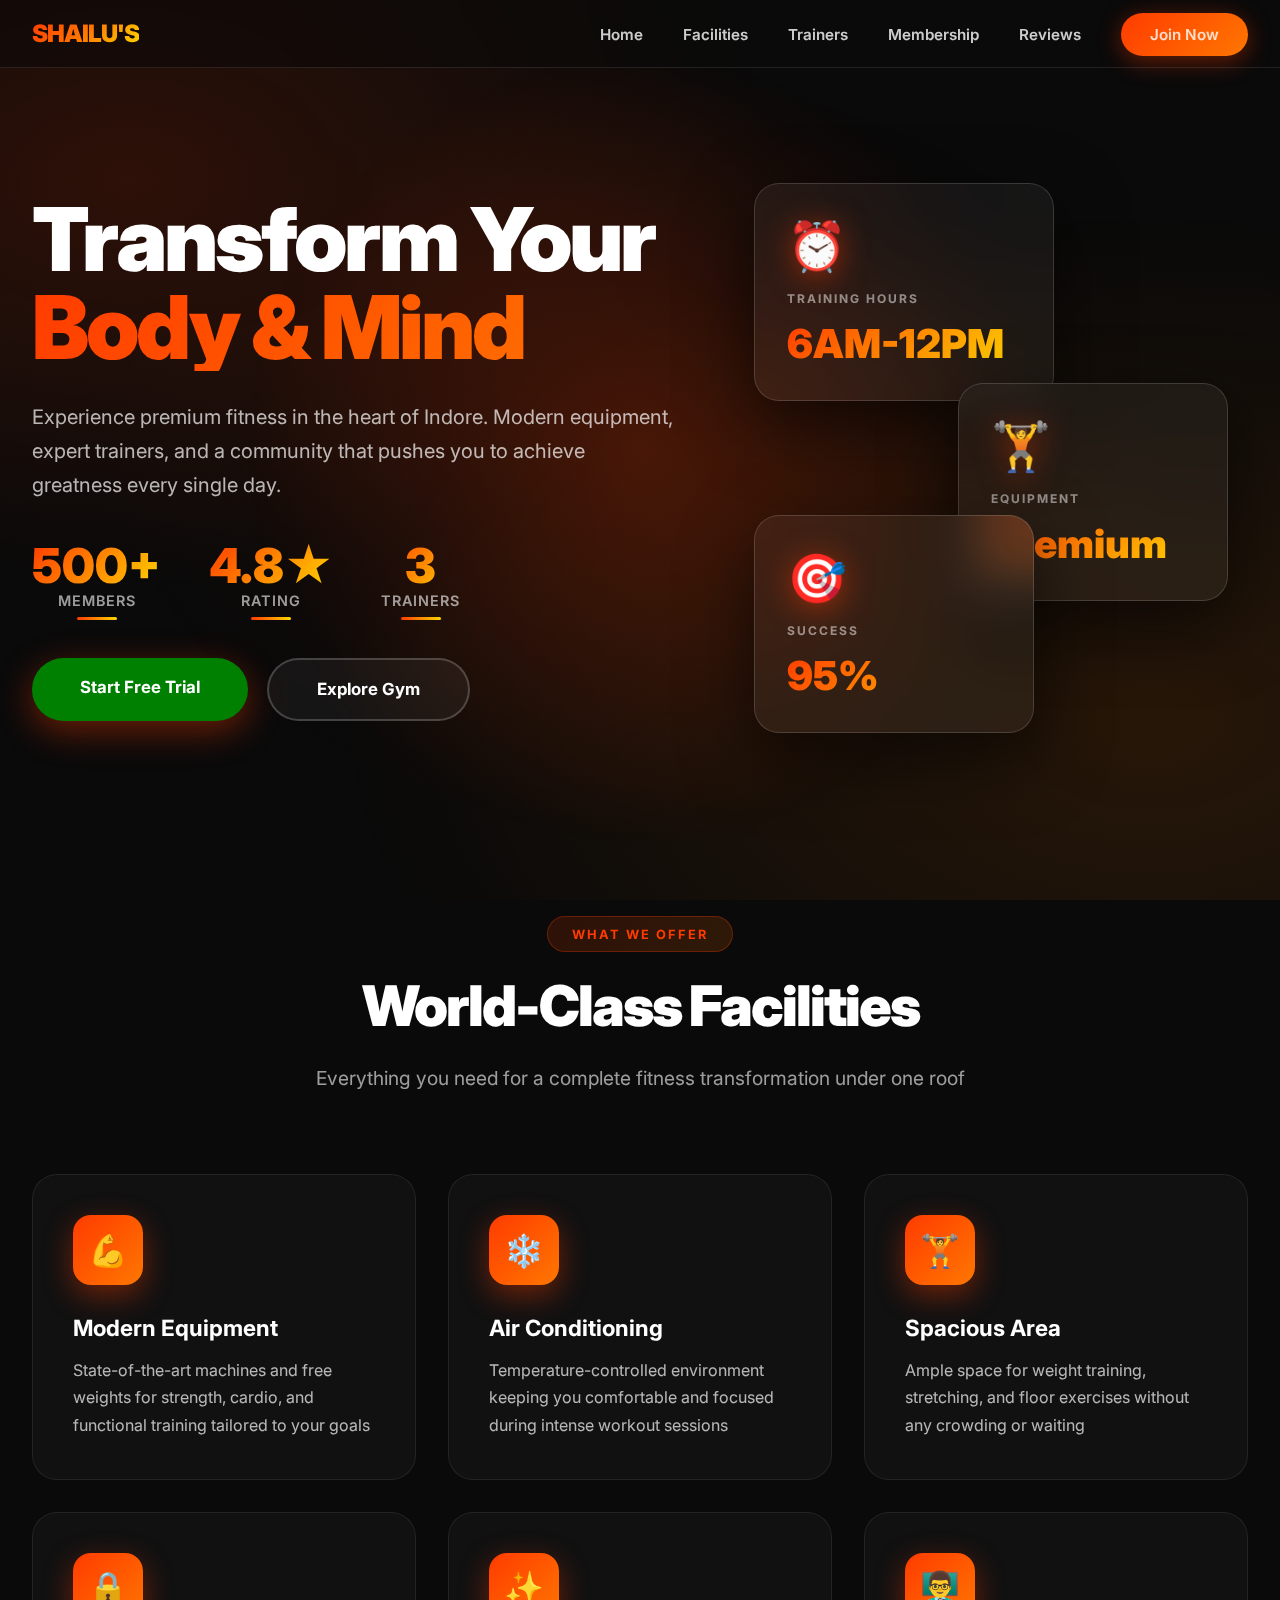
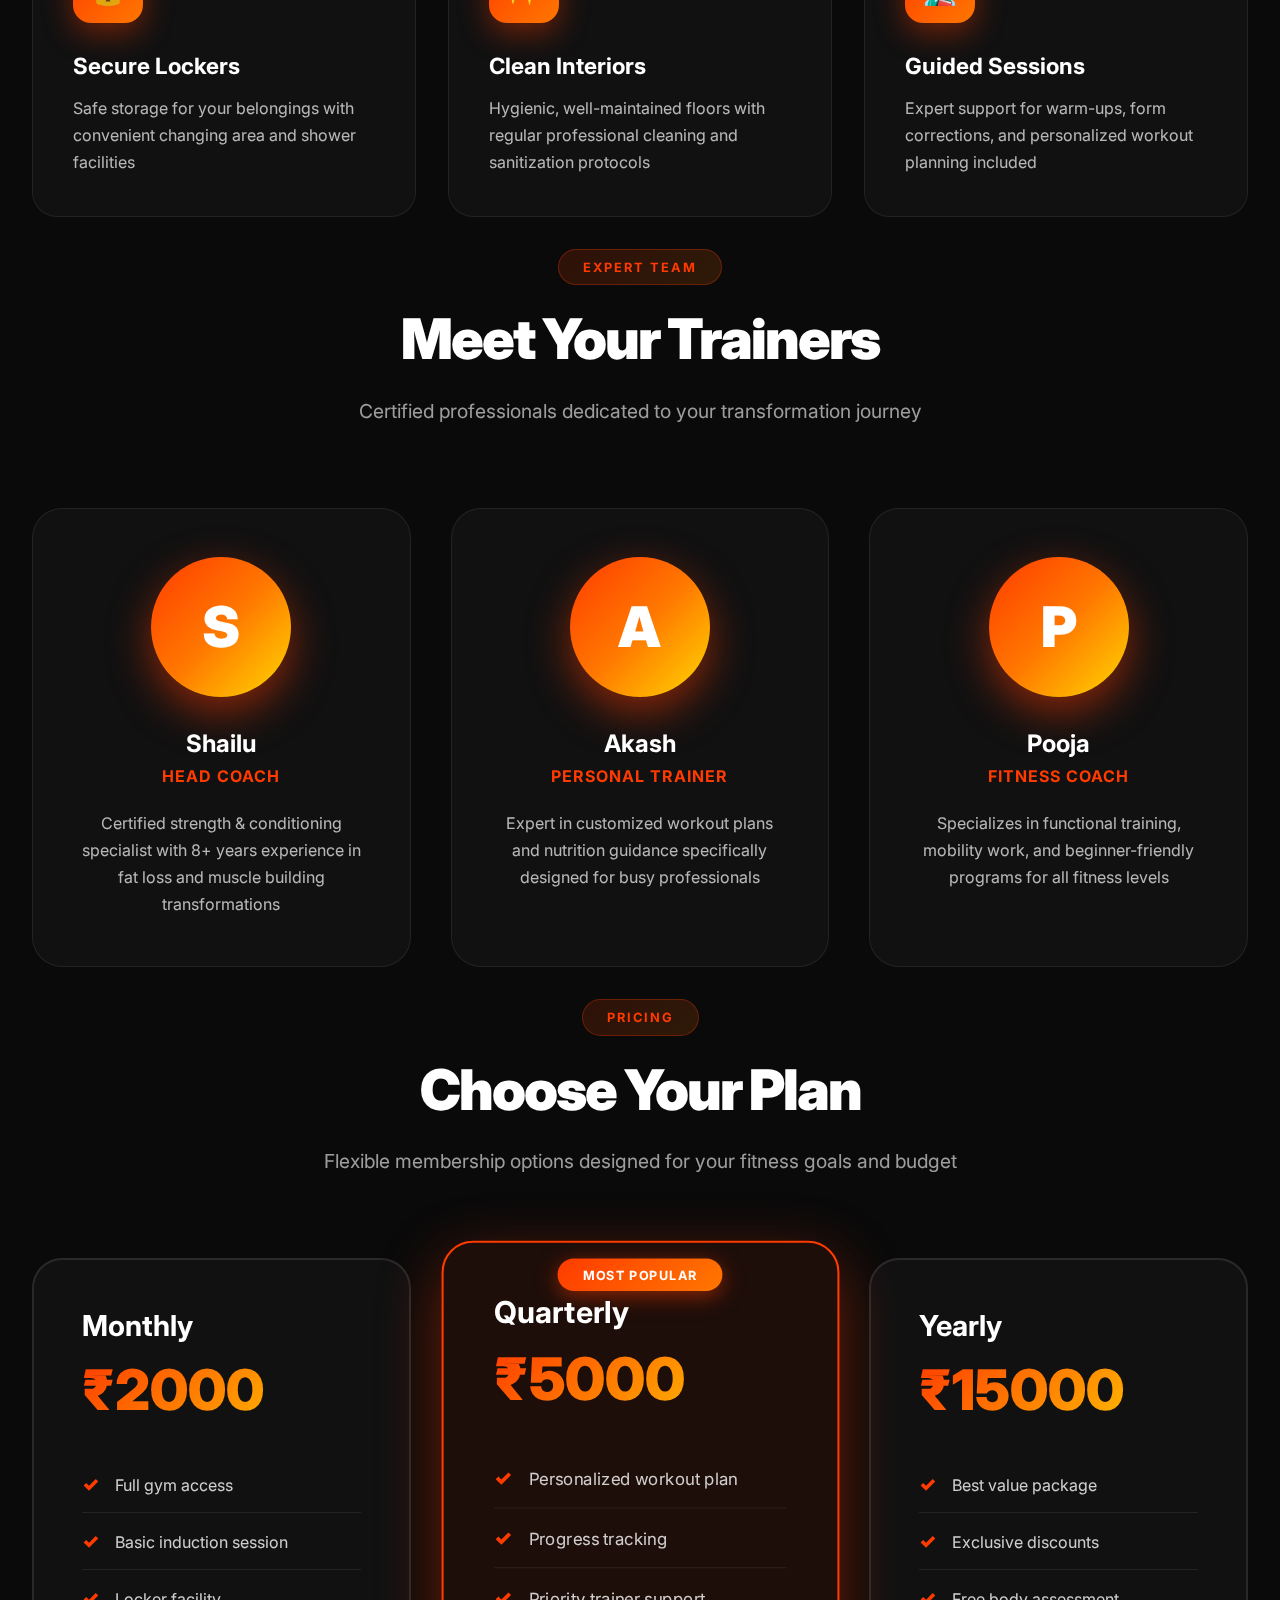
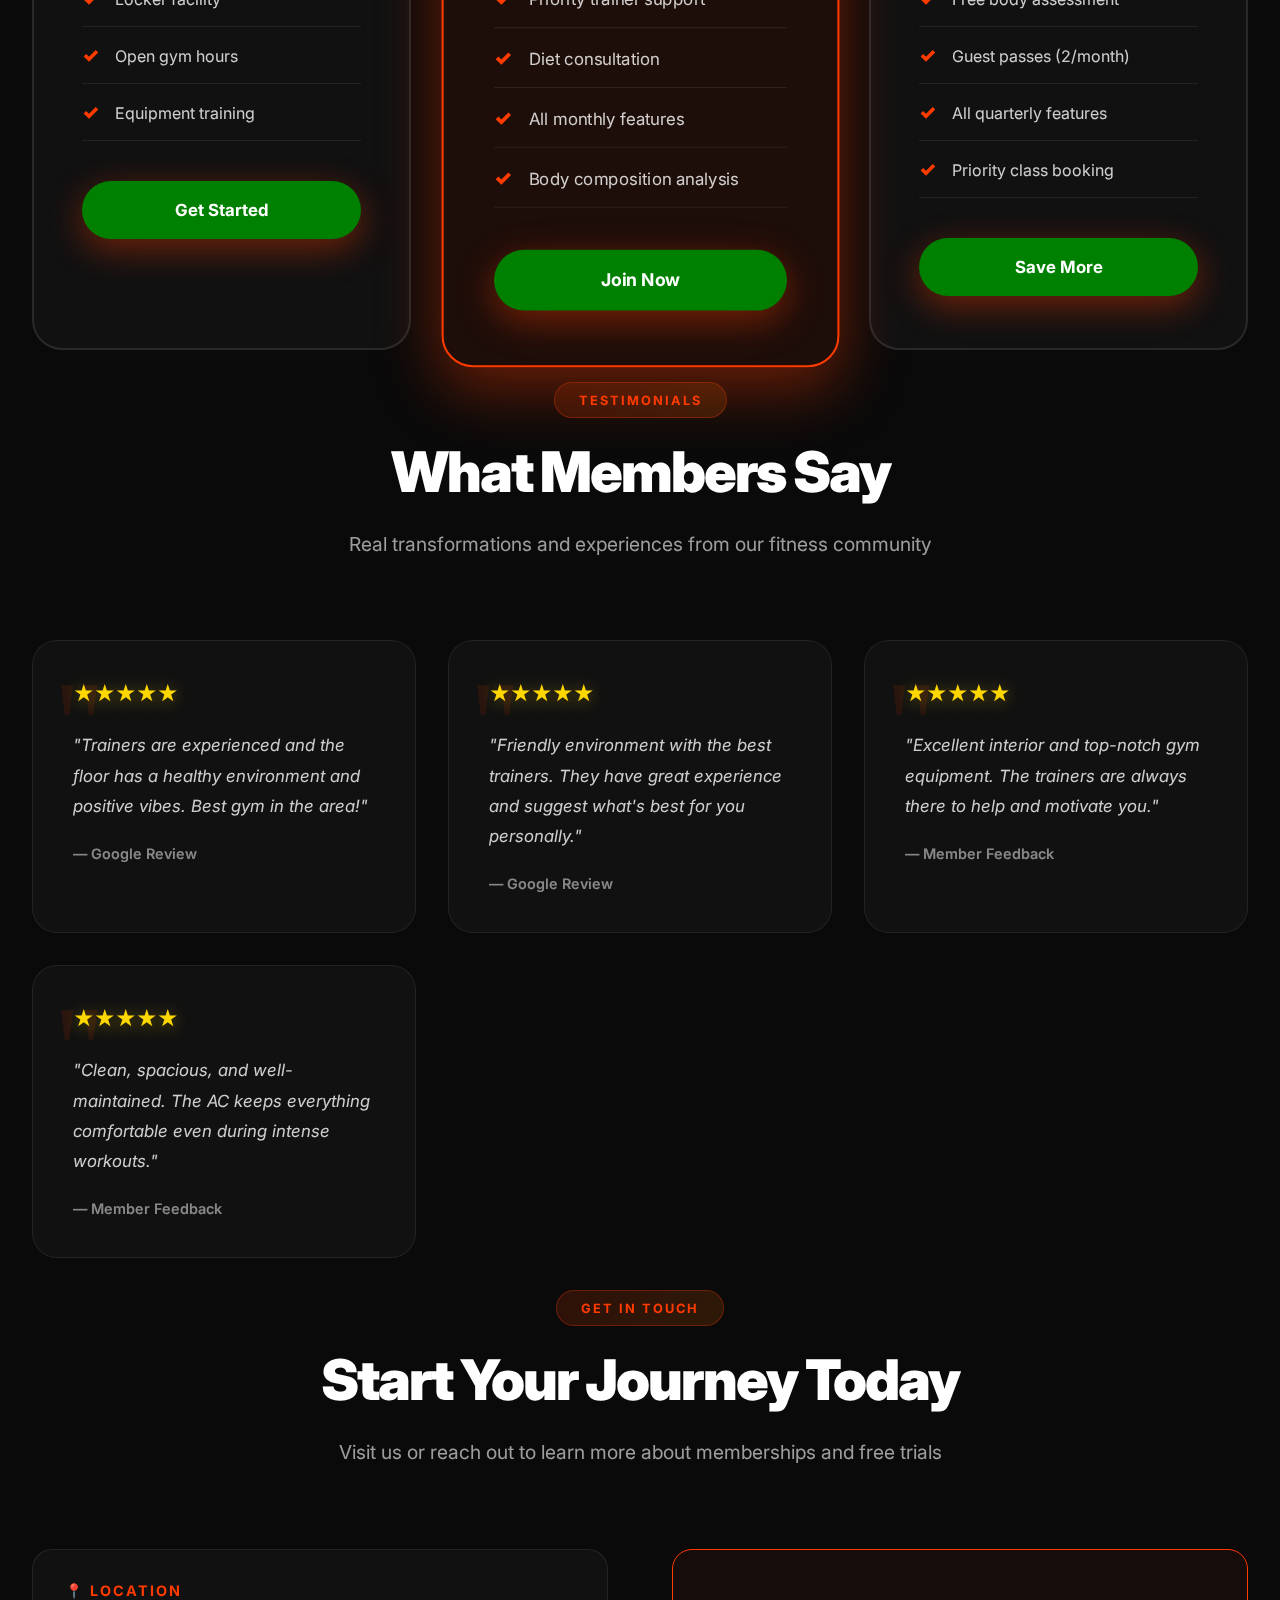
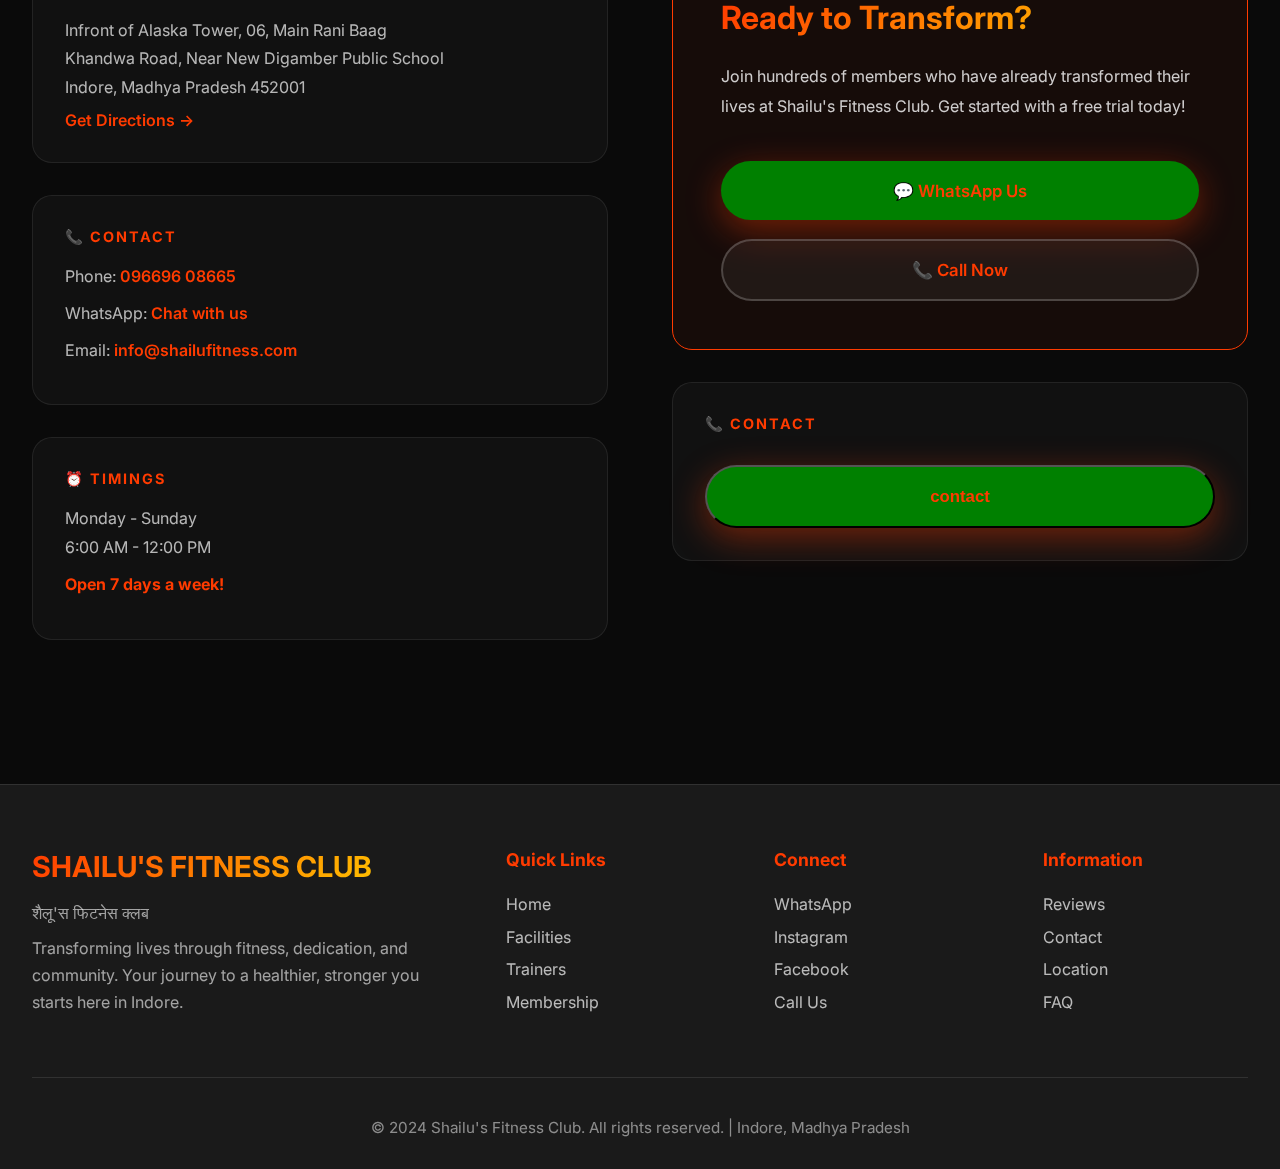
<file: index.html>
<!DOCTYPE html>
<html lang="en">
<head>
  <meta charset="UTF-8">
  <title>Shailu's Fitness Club | Transform Your Body</title>
  <meta name="viewport" content="width=device-width, initial-scale=1.0">
  <link href="https://fonts.googleapis.com/css2?family=Inter:wght@300;400;600;700;900&display=swap" rel="stylesheet">
  <style>
    * {
      margin: 0;
      padding: 0;
      box-sizing: border-box;
    }

    :root {
      --fire: #ff3b00;
      --fire-dark: #cc2f00;
      --dark: #0a0a0a;
      --dark-light: #1a1a1a;
      --gray: #888;
      --white: #ffffff;
      --gold: #ffd700;
    }

    body {
      font-family: 'Inter', sans-serif;
      background: var(--dark);
      color: var(--white);
      overflow-x: hidden;
    }

    /* Advanced Background */
    .bg-gradient {
      position: fixed;
      inset: 0;
      background: 
        radial-gradient(ellipse at 10% 20%, rgba(255, 59, 0, 0.15) 0%, transparent 40%),
        radial-gradient(ellipse at 90% 80%, rgba(255, 119, 0, 0.12) 0%, transparent 50%),
        radial-gradient(ellipse at 50% 50%, rgba(255, 59, 0, 0.05) 0%, transparent 60%);
      animation: pulse 10s ease-in-out infinite;
      pointer-events: none;
      z-index: 0;
    }

    @keyframes pulse {
      0%, 100% { opacity: 0.5; transform: scale(1); }
      50% { opacity: 0.8; transform: scale(1.05); }
    }

    /* Particle Effect */
    .particles {
      position: fixed;
      inset: 0;
      pointer-events: none;
      z-index: 0;
    }

    .particle {
      position: absolute;
      width: 3px;
      height: 3px;
      background: rgba(255, 59, 0, 0.3);
      border-radius: 50%;
      animation: float-particle 15s infinite;
    }

    @keyframes float-particle {
      0%, 100% { transform: translateY(0) translateX(0); opacity: 0; }
      10% { opacity: 1; }
      90% { opacity: 1; }
      100% { transform: translateY(-100vh) translateX(50px); opacity: 0; }
    }

    .content-wrapper {
      position: relative;
      z-index: 1;
    }

    /* Header with Glassmorphism */
    header {
      position: fixed;
      top: 0;
      left: 0;
      right: 0;
      z-index: 100;
      backdrop-filter: blur(20px) saturate(180%);
      background: rgba(10, 10, 10, 0.7);
      border-bottom: 1px solid rgba(255, 255, 255, 0.1);
      transition: all 0.4s cubic-bezier(0.4, 0, 0.2, 1);
    }

    header.scrolled {
      background: rgba(10, 10, 10, 0.95);
      box-shadow: 0 10px 40px rgba(0, 0, 0, 0.6);
      border-bottom-color: rgba(255, 59, 0, 0.3);
    }

    nav {
      max-width: 1400px;
      margin: 0 auto;
      padding: 1.2rem 2rem;
      display: flex;
      justify-content: space-between;
      align-items: center;
    }

    .logo {
      font-size: 1.5rem;
      font-weight: 900;
      letter-spacing: -1px;
      background: linear-gradient(135deg, var(--fire), #ff7700, var(--gold));
      -webkit-background-clip: text;
      -webkit-text-fill-color: transparent;
      background-clip: text;
      position: relative;
      animation: glow 3s ease-in-out infinite;
    }

    @keyframes glow {
      0%, 100% { filter: drop-shadow(0 0 8px rgba(255, 59, 0, 0.5)); }
      50% { filter: drop-shadow(0 0 15px rgba(255, 59, 0, 0.8)); }
    }

    .nav-links {
      display: flex;
      gap: 2.5rem;
      list-style: none;
      align-items: center;
    }

    .nav-links a {
      color: rgba(255, 255, 255, 0.8);
      text-decoration: none;
      font-weight: 600;
      font-size: 0.95rem;
      transition: all 0.3s ease;
      position: relative;
      /* padding: -0.5rem 0 !important; */
    }

    .nav-links a::before {
      content: '';
      position: absolute;
      bottom: 0;
      left: 50%;
      width: 0;
      height: 2px;
      background: linear-gradient(90deg, var(--fire), var(--gold));
      transition: all 0.3s ease;
      transform: translateX(-50%);
    }

    .nav-links a:hover {
      color: var(--white);
    }

    .nav-links a:hover::before {
      width: 100%;
    }

    .cta-btn {
      background: linear-gradient(135deg, var(--fire), #ff7700);
      color: var(--white);
      padding: 0.75rem 1.8rem;
      border-radius: 50px;
      text-decoration: none;
      font-weight: 700;
      font-size: 0.9rem;
      transition: all 0.3s ease;
      box-shadow: 0 5px 25px rgba(255, 59, 0, 0.4);
      position: relative;
      overflow: hidden;
    }

    .cta-btn::before {
      content: '';
      position: absolute;
      inset: 0;
      background: linear-gradient(135deg, #ff7700, var(--gold));
      opacity: 0;
      transition: opacity 0.3s ease;
    }

    .cta-btn:hover {
      transform: translateY(-2px);
      box-shadow: 0 10px 35px rgba(255, 59, 0, 0.6);
          color: var(--white);
    }

    .cta-btn:hover::before {
      
      opacity: 1;
    }

    .cta-btn span {
      position: relative;
      z-index: 1;
    }

    /* Hero with 3D Effect */
    .hero {
      min-height: 100vh;
      display: flex;
      align-items: center;
      justify-content: center;
      padding: 5rem 2rem 4rem;
      position: relative;
      overflow: hidden;
    }

    .hero::before {
      content: '';
      position: absolute;
      top: 50%;
      left: 50%;
      width: 800px;
      height: 800px;
      background: radial-gradient(circle, rgba(255, 59, 0, 0.2) 0%, transparent 70%);
      transform: translate(-50%, -50%);
      animation: pulse-circle 4s ease-in-out infinite;
    }

    @keyframes pulse-circle {
      0%, 100% { transform: translate(-50%, -50%) scale(1); opacity: 0.5; }
      50% { transform: translate(-50%, -50%) scale(1.2); opacity: 0.8; }
    }

    .hero-grid {
      max-width: 1400px;
      display: grid;
      grid-template-columns: 1.3fr 1fr;
      gap: 5rem;
      align-items: center;
      position: relative;
      z-index: 1;
    }

    .hero-content h1 {
      font-size: 5.5rem;
      font-weight: 900;
      line-height: 1;
      margin-bottom: 1.8rem;
      letter-spacing: -3px;
      animation: fadeInUp 1s ease-out;
    }

    @keyframes fadeInUp {
      from { opacity: 0; transform: translateY(30px); }
      to { opacity: 1; transform: translateY(0); }
    }

    .hero-content h1 span {
      background: linear-gradient(135deg, var(--fire), #ff7700, var(--gold));
      -webkit-background-clip: text;
      -webkit-text-fill-color: transparent;
      background-clip: text;
      display: block;
      animation: shimmer 3s ease-in-out infinite;
      background-size: 200% 200%;
    }

    @keyframes shimmer {
      0%, 100% { background-position: 0% 50%; }
      50% { background-position: 100% 50%; }
    }

    .hero-subtitle {
      font-size: 1.25rem;
      color: rgba(255, 255, 255, 0.7);
      margin-bottom: 2.5rem;
      line-height: 1.7;
      animation: fadeInUp 1s ease-out 0.2s backwards;
    }

    .hero-stats {
      display: flex;
      gap: 3rem;
      margin-bottom: 3rem;
      animation: fadeInUp 1s ease-out 0.4s backwards;
    }

    .stat {
      text-align: center;
      position: relative;
    }

    .stat::after {
      content: '';
      position: absolute;
      bottom: -10px;
      left: 50%;
      transform: translateX(-50%);
      width: 40px;
      height: 3px;
      background: linear-gradient(90deg, var(--fire), var(--gold));
      border-radius: 10px;
    }

    .stat-number {
      font-size: 3rem;
      font-weight: 900;
      background: linear-gradient(135deg, var(--fire), var(--gold));
      -webkit-background-clip: text;
      -webkit-text-fill-color: transparent;
      background-clip: text;
      display: block;
      line-height: 1;
    }

    .stat-label {
      font-size: 0.9rem;
      color: rgba(255, 255, 255, 0.6);
      margin-top: 0.8rem;
      text-transform: uppercase;
      letter-spacing: 1px;
      font-weight: 600;
    }

    .hero-buttons {
      display: flex;
      gap: 1.2rem;
      flex-wrap: wrap;
      animation: fadeInUp 1s ease-out 0.6s backwards;
    }

    .btn-primary {
      /* background: linear-gradient(135deg, var(--fire), #35eb0c); */
      background-color: green;
      color: var(--white);
      padding: 1.2rem 3rem;
      border-radius: 50px;
      text-decoration: none;
      font-weight: 700;
      font-size: 1.05rem;
      transition: all 0.4s cubic-bezier(0.4, 0, 0.2, 1);
      box-shadow: 0 10px 35px rgba(255, 59, 0, 0.4);
      display: inline-block;
      position: relative;
      overflow: hidden;
    }

    .btn-primary::before {
      content: '';
      position: absolute;
      inset: 0;
      /* background: linear-gradient(135deg, #ff7700, var(--gold)); */
      transform: translateX(-100%);
      transition: transform 0.4s ease;
    }

    .btn-primary:hover::before {
      transform: translateX(0);
    }

    .btn-primary span {
      position: relative;
      z-index: 1;
    }

    .btn-primary:hover {
      transform: translateY(-3px);
      /* box-shadow: 0 15px 45px rgba(8, 218, 47, 0.6); */
    }

    .btn-secondary {
      background: rgba(255, 255, 255, 0.05);
      color: var(--white);
      padding: 1.2rem 3rem;
      border-radius: 50px;
      text-decoration: none;
      font-weight: 700;
      font-size: 1.05rem;
      transition: all 0.4s ease;
      border: 2px solid rgba(255, 255, 255, 0.2);
      display: inline-block;
      backdrop-filter: blur(10px);
    }

    .btn-secondary:hover {
      background: rgba(255, 59, 0, 0.1);
      border-color: var(--fire);
      transform: translateY(-3px);
      box-shadow: 0 10px 30px rgba(255, 59, 0, 0.3);
    }

    /* 3D Hero Visual */
    .hero-visual {
      position: relative;
      height: 650px;
      perspective: 1000px;
    }

    .visual-card {
      position: absolute;
      background: rgba(255, 255, 255, 0.05);
      backdrop-filter: blur(25px);
      border: 1px solid rgba(255, 255, 255, 0.15);
      border-radius: 25px;
      padding: 2rem;
      box-shadow: 0 25px 70px rgba(0, 0, 0, 0.6);
      transition: all 0.4s cubic-bezier(0.4, 0, 0.2, 1);
    }

    .visual-card:hover {
      transform: translateZ(30px) rotateY(5deg);
      border-color: var(--fire);
      box-shadow: 0 30px 80px rgba(255, 59, 0, 0.4);
    }

    .visual-card:nth-child(1) {
      top: 50px;
      left: 0;
      width: 300px;
      animation: float 6s ease-in-out infinite;
    }

    .visual-card:nth-child(2) {
      top: 250px;
      right: 20px;
      width: 270px;
      animation: float 6s ease-in-out infinite 1s;
    }

    .visual-card:nth-child(3) {
      bottom: 50px;
      left: 0px;
      width: 280px;
      animation: float 6s ease-in-out infinite 2s;
    }

    @keyframes float {
      0%, 100% { transform: translateY(0) rotateX(0); }
      50% { transform: translateY(-25px) rotateX(2deg); }
    }

    .card-title {
      font-size: 0.75rem;
      color: rgba(255, 255, 255, 0.5);
      margin-bottom: 0.8rem;
      text-transform: uppercase;
      letter-spacing: 2px;
      font-weight: 700;
    }

    .card-value {
      font-size: 2.5rem;
      font-weight: 900;
      background: linear-gradient(135deg, var(--fire), var(--gold));
      -webkit-background-clip: text;
      -webkit-text-fill-color: transparent;
      background-clip: text;
    }

    .card-icon {
      font-size: 3rem;
      margin-bottom: 1rem;
      filter: drop-shadow(0 5px 15px rgba(255, 59, 0, 0.5));
    }

    /* Section Styling */
    section {
      padding: 1rem 2rem;
      position: relative;
    }

    .container {
      max-width: 1400px;
      margin: 0 auto;
    }

    .section-header {
      text-align: center;
      margin-bottom: 5rem;
    }

    .section-label {
      display: inline-block;
      background: linear-gradient(135deg, rgba(255, 59, 0, 0.15), rgba(255, 119, 0, 0.15));
      color: var(--fire);
      padding: 0.6rem 1.5rem;
      border-radius: 50px;
      font-size: 0.8rem;
      font-weight: 700;
      text-transform: uppercase;
      letter-spacing: 2px;
      margin-bottom: 1.5rem;
      border: 1px solid rgba(255, 59, 0, 0.3);
      backdrop-filter: blur(10px);
    }

    .section-title {
      font-size: 3.5rem;
      font-weight: 900;
      margin-bottom: 1.5rem;
      letter-spacing: -2px;
      line-height: 1.1;
    }

    .section-subtitle {
      font-size: 1.2rem;
      color: rgba(255, 255, 255, 0.6);
      max-width: 700px;
      margin: 0 auto;
      line-height: 1.7;
    }

    /* Facilities with Advanced Hover */
    .facilities-grid {
      display: grid;
      grid-template-columns: repeat(auto-fit, minmax(320px, 1fr));
      gap: 2rem;
    }

    .facility-card {
      background: rgba(255, 255, 255, 0.03);
      border: 1px solid rgba(255, 255, 255, 0.08);
      border-radius: 25px;
      padding: 2.5rem;
      transition: all 0.4s cubic-bezier(0.4, 0, 0.2, 1);
      cursor: pointer;
      position: relative;
      overflow: hidden;
    }

    .facility-card::before {
      content: '';
      position: absolute;
      inset: 0;
      background: linear-gradient(135deg, rgba(255, 59, 0, 0.1), rgba(255, 119, 0, 0.1));
      opacity: 0;
      transition: opacity 0.4s ease;
    }

    .facility-card:hover::before {
      opacity: 1;
    }

    .facility-card:hover {
      background: rgba(255, 255, 255, 0.08);
      border-color: var(--fire);
      transform: translateY(-10px) scale(1.02);
      box-shadow: 0 20px 60px rgba(255, 59, 0, 0.3);
    }

    .facility-icon {
      width: 70px;
      height: 70px;
      background: linear-gradient(135deg, var(--fire), #ff7700);
      border-radius: 18px;
      display: flex;
      align-items: center;
      justify-content: center;
      font-size: 2rem;
      margin-bottom: 1.8rem;
      box-shadow: 0 10px 30px rgba(255, 59, 0, 0.4);
      transition: all 0.4s ease;
      position: relative;
      z-index: 1;
    }

    .facility-card:hover .facility-icon {
      transform: rotateY(360deg) scale(1.1);
      box-shadow: 0 15px 40px rgba(255, 59, 0, 0.6);
    }

    .facility-card h3 {
      font-size: 1.4rem;
      margin-bottom: 1rem;
      font-weight: 700;
      position: relative;
      z-index: 1;
    }

    .facility-card p {
      color: rgba(255, 255, 255, 0.7);
      line-height: 1.7;
      position: relative;
      z-index: 1;
    }

    /* Membership with Premium Cards */
    .plans-grid {
      display: grid;
      grid-template-columns: repeat(auto-fit, minmax(340px, 1fr));
      gap: 2.5rem;
      margin-top: 4rem;
    }

    .plan-card {
      background: rgba(255, 255, 255, 0.03);
      border: 2px solid rgba(255, 255, 255, 0.1);
      border-radius: 30px;
      padding: 3rem;
      transition: all 0.4s cubic-bezier(0.4, 0, 0.2, 1);
      position: relative;
      overflow: hidden;
    }

    .plan-card::before {
      content: '';
      position: absolute;
      inset: 0;
      background: linear-gradient(135deg, rgba(255, 59, 0, 0.05), rgba(255, 119, 0, 0.05));
      opacity: 0;
      transition: opacity 0.4s ease;
    }

    .plan-card:hover {
      transform: translateY(-10px);
      border-color: var(--fire);
      box-shadow: 0 25px 70px rgba(255, 59, 0, 0.3);
    }

    .plan-card:hover::before {
      opacity: 1;
    }

    .plan-card.featured {
      border-color: var(--fire);
      background: rgba(255, 59, 0, 0.08);
      transform: scale(1.05);
      box-shadow: 0 20px 60px rgba(255, 59, 0, 0.4);
    }

    .plan-card.featured:hover {
      transform: scale(1.08) translateY(-10px);
    }

    .plan-badge {
      position: absolute;
      top: 15px;
      left: 50%;
      transform: translateX(-50%);
      background: linear-gradient(135deg, var(--fire), #ff7700);
      color: var(--white);
      padding: 0.5rem 1.5rem;
      border-radius: 50px;
      font-size: 0.75rem;
      font-weight: 700;
      text-transform: uppercase;
      letter-spacing: 1px;
      box-shadow: 0 5px 20px rgba(255, 59, 0, 0.5);
    }

    .plan-card h3 {
      font-size: 1.8rem;
      margin-bottom: 0.8rem;
      font-weight: 700;
      position: relative;
      z-index: 1;
    }

    .plan-price {
      font-size: 3.5rem;
      font-weight: 900;
      background: linear-gradient(135deg, var(--fire), var(--gold));
      -webkit-background-clip: text;
      -webkit-text-fill-color: transparent;
      background-clip: text;
      margin-bottom: 2rem;
      position: relative;
      z-index: 1;
    }

    .plan-features {
      list-style: none;
      margin-bottom: 2.5rem;
      position: relative;
      z-index: 1;
    }

    .plan-features li {
      padding: 1rem 0;
      border-bottom: 1px solid rgba(255, 255, 255, 0.08);
      color: rgba(255, 255, 255, 0.8);
      transition: all 0.3s ease;
    }

    .plan-features li:hover {
      color: var(--white);
      padding-left: 0.5rem;
    }

    .plan-features li::before {
      content: '✓';
      color: var(--fire);
      font-weight: 900;
      margin-right: 1rem;
      font-size: 1.2rem;
    }

    /* Trainers with 3D Cards */
    .trainers-grid {
      display: grid;
      grid-template-columns: repeat(auto-fit, minmax(300px, 1fr));
      gap: 2.5rem;
    }

    .trainer-card {
      background: rgba(255, 255, 255, 0.03);
      border: 1px solid rgba(255, 255, 255, 0.08);
      border-radius: 30px;
      padding: 3rem;
      text-align: center;
      transition: all 0.4s cubic-bezier(0.4, 0, 0.2, 1);
      position: relative;
      overflow: hidden;
    }

    .trainer-card::before {
      content: '';
      position: absolute;
      inset: 0;
      background: linear-gradient(135deg, rgba(255, 59, 0, 0.1), transparent);
      opacity: 0;
      transition: opacity 0.4s ease;
    }

    .trainer-card:hover::before {
      opacity: 1;
    }

    .trainer-card:hover {
      transform: translateY(-10px);
      border-color: var(--fire);
      box-shadow: 0 25px 70px rgba(255, 59, 0, 0.3);
    }

    .trainer-avatar {
      width: 140px;
      height: 140px;
      border-radius: 50%;
      background: linear-gradient(135deg, var(--fire), #ff7700, var(--gold));
      display: flex;
      align-items: center;
      justify-content: center;
      font-size: 3.5rem;
      font-weight: 900;
      margin: 0 auto 2rem;
      box-shadow: 0 15px 40px rgba(255, 59, 0, 0.5);
      transition: all 0.4s ease;
      position: relative;
      z-index: 1;
    }

    .trainer-card:hover .trainer-avatar {
      transform: scale(1.1) rotateZ(5deg);
      box-shadow: 0 20px 50px rgba(255, 59, 0, 0.7);
    }

    .trainer-card h3 {
      font-size: 1.5rem;
      margin-bottom: 0.5rem;
      position: relative;
      z-index: 1;
    }

    .trainer-role {
      color: var(--fire);
      font-size: 1rem;
      margin-bottom: 1.5rem;
      font-weight: 700;
      text-transform: uppercase;
      letter-spacing: 1px;
      position: relative;
      z-index: 1;
    }

    .trainer-card p {
      color: rgba(255, 255, 255, 0.7);
      line-height: 1.7;
      position: relative;
      z-index: 1;
    }

    /* Reviews with Modern Style */
    .reviews-grid {
      display: grid;
      grid-template-columns: repeat(auto-fit, minmax(320px, 1fr));
      gap: 2rem;
    }

    .review-card {
      background: rgba(255, 255, 255, 0.03);
      border: 1px solid rgba(255, 255, 255, 0.08);
      border-radius: 25px;
      padding: 2.5rem;
      transition: all 0.4s ease;
      position: relative;
      overflow: hidden;
    }

    .review-card::before {
      content: '"';
      position: absolute;
      top: 20px;
      left: 20px;
      font-size: 8rem;
      color: rgba(255, 59, 0, 0.1);
      font-family: Georgia, serif;
      line-height: 1;
    }

    .review-card:hover {
      transform: translateY(-5px);
      border-color: var(--fire);
      box-shadow: 0 20px 50px rgba(255, 59, 0, 0.2);
    }

    .review-stars {
      color: var(--gold);
      font-size: 1.3rem;
      margin-bottom: 1.5rem;
      position: relative;
      z-index: 1;
      filter: drop-shadow(0 2px 8px rgba(255, 215, 0, 0.4));
    }

    .review-text {
      color: rgba(255, 255, 255, 0.8);
      line-height: 1.8;
      margin-bottom: 1.5rem;
      font-style: italic;
      font-size: 1.05rem;
      position: relative;
      z-index: 1;
    }

    .review-author {
      color: rgba(255, 255, 255, 0.5);
      font-size: 0.9rem;
      font-weight: 600;
      position: relative;
      z-index: 1;
    }

    /* Contact Section */
    .contact-grid {
      display: grid;
      grid-template-columns: 1fr 1fr;
      gap: 4rem;
      margin-top: 4rem;
    }

    .contact-info {
      display: flex;
      flex-direction: column;
      gap: 2rem;
    }

    .info-item {
      background: rgba(255, 255, 255, 0.03);
      border: 1px solid rgba(255, 255, 255, 0.08);
      border-radius: 20px;
      padding: 2rem;
      transition: all 0.3s ease;
    }

    .info-item:hover {
      border-color: var(--fire);
      transform: translateX(5px);
      box-shadow: 0 10px 30px rgba(255, 59, 0, 0.2);
    }

    .info-item h4 {
      color: var(--fire);
      margin-bottom: 1rem;
      font-size: 0.9rem;
      text-transform: uppercase;
      letter-spacing: 2px;
      font-weight: 700;
    }

    .info-item p {
      color: rgba(255, 255, 255, 0.7);
      line-height: 1.8;
      margin-bottom: 0.5rem;
    }

    .info-item a {
      color: var(--fire);
      text-decoration: none;
      font-weight: 600;
      transition: all 0.3s ease;
    }

    .info-item a:hover {
      color: var(--gold);
      text-decoration: underline;
    }

    /* Footer */
    footer {
      background: var(--dark-light);
      border-top: 1px solid rgba(255, 255, 255, 0.1);
      padding: 4rem 2rem 2rem;
      margin-top: 8rem;
    }

    .footer-content {
      max-width: 1400px;
      margin: 0 auto;
      display: grid;
      grid-template-columns: 2fr 1fr 1fr 1fr;
      gap: 4rem;
      margin-bottom: 3rem;
    }

    .footer-brand h3 {
      font-size: 1.8rem;
      margin-bottom: 1rem;
      background: linear-gradient(135deg, var(--fire), var(--gold));
      -webkit-background-clip: text;
      -webkit-text-fill-color: transparent;
      background-clip: text;
    }

    .footer-brand p {
      color: rgba(255, 255, 255, 0.6);
      line-height: 1.7;
      margin-bottom: 0.8rem;
    }

    .footer-links h4 {
      margin-bottom: 1.5rem;
      font-size: 1.1rem;
      color: var(--fire);
    }

    .footer-links ul {
      list-style: none;
    }

    .footer-links li {
      margin-bottom: 0.8rem;
    }

    .footer-links a {
      color: rgba(255, 255, 255, 0.7);
      text-decoration: none;
      transition: all 0.3s ease;
      display: inline-block;
    }

    .footer-links a:hover {
      color: var(--fire);
      transform: translateX(5px);
    }

    .footer-bottom {
      text-align: center;
      padding-top: 2.5rem;
      border-top: 1px solid rgba(255, 255, 255, 0.1);
      color: rgba(255, 255, 255, 0.5);
      font-size: 0.95rem;
    }

    /* Mobile Menu */
    .mobile-menu-btn {
      display: none;
      background: none;
      border: none;
      color: var(--white);
      font-size: 1.8rem;
      cursor: pointer;
      transition: all 0.3s ease;
    }

    .mobile-menu-btn:hover {
      color: var(--fire);
    }

    /* Scroll Progress Bar */
    .scroll-progress {
      position: fixed;
      top: 0;
      left: 0;
      height: 4px;
      background: linear-gradient(90deg, var(--fire), var(--gold));
      z-index: 101;
      transition: width 0.1s ease;
    }

    /* Responsive */
    @media (max-width: 1024px) {
      .hero-grid {
        grid-template-columns: 1fr;
        text-align: center;
        gap: 3rem;
      }

      .hero-content h1 {
        font-size: 4rem;
      }

      .hero-stats {
        justify-content: center;
      }

      .hero-buttons {
        justify-content: center;
      }

      .hero-visual {
        display: none;
      }

      .contact-grid {
        grid-template-columns: 1fr;
      }

      .footer-content {
        grid-template-columns: 1fr 1fr;
      }
    }

    @media (max-width: 768px) {
      .mobile-menu-btn {
        display: block;
      }

      .nav-links {
        display: none;
      }

      .hero-content h1 {
        font-size: 3rem;
        letter-spacing: -2px;
      }

      .section-title {
        font-size: 2.5rem;
      }

      .plans-grid,
      .facilities-grid,
      .trainers-grid,
      .reviews-grid {
        grid-template-columns: 1fr;
      }

      .footer-content {
        grid-template-columns: 1fr;
        gap: 2rem;
      }

      section {
        padding: 5rem 1.5rem;
      }
    }
  </style>
</head>
<body>
  <!-- Scroll Progress -->
  <div class="scroll-progress" id="scrollProgress"></div>

  <!-- Animated Background -->
  <div class="bg-gradient"></div>
  <div class="particles" id="particles"></div>
  
  <div class="content-wrapper">
    <!-- Header -->
    <header id="header">
      <nav>
        <div class="logo"><a href="#home">SHAILU'S </a></div>
        <ul class="nav-links">
          <li><a href="#home">Home</a></li>
          <li><a href="#facilities">Facilities</a></li>
          <li><a href="#trainers">Trainers</a></li>
          <li><a href="#membership">Membership</a></li>
          <li><a href="#reviews">Reviews</a></li>
          <li><a href="#contact" class="cta-btn"><span>Join Now</span></a></li>
        </ul>
        <button class="mobile-menu-btn">☰</button>
      </nav>
    </header>

    <!-- Hero Section -->
    <section class="hero" id="home">
      <div class="hero-grid">
        <div class="hero-content">
          <h1>
            Transform Your
            <span>Body & Mind</span>
          </h1>
          <p class="hero-subtitle">
            Experience premium fitness in the heart of Indore. Modern equipment, expert trainers, and a community that pushes you to achieve greatness every single day.
          </p>
          
          <div class="hero-stats">
            <div class="stat">
              <span class="stat-number">500+</span>
              <span class="stat-label">Members</span>
            </div>
            <div class="stat">
              <span class="stat-number">4.8★</span>
              <span class="stat-label">Rating</span>
            </div>
            <div class="stat">
              <span class="stat-number">3</span>
              <span class="stat-label">Trainers</span>
            </div>
          </div>

          <div class="hero-buttons">
            <a href="#contact" class="btn-primary"><span>Start Free Trial</span></a>
            <a href="#facilities" class="btn-secondary">Explore Gym</a>
          </div>
        </div>

        <div class="hero-visual">
          <div class="visual-card">
            <div class="card-icon">⏰</div>
            <div class="card-title">Training Hours</div>
            <div class="card-value">6AM-12PM</div>
          </div>
          <div class="visual-card">
            <div class="card-icon">🏋️</div>
            <div class="card-title">Equipment</div>
            <div class="card-value">Premium</div>
          </div>
          <div class="visual-card">
            <div class="card-icon">🎯</div>
            <div class="card-title">Success</div>
            <div class="card-value">95%</div>
          </div>
        </div>
      </div>
    </section>

    <!-- Facilities -->
    <section id="facilities">
      <div class="container">
        <div class="section-header">
          <span class="section-label">What We Offer</span>
          <h2 class="section-title">World-Class Facilities</h2>
          <p class="section-subtitle">Everything you need for a complete fitness transformation under one roof</p>
        </div>

        <div class="facilities-grid">
          <div class="facility-card">
            <div class="facility-icon">💪</div>
            <h3>Modern Equipment</h3>
            <p>State-of-the-art machines and free weights for strength, cardio, and functional training tailored to your goals</p>
          </div>

          <div class="facility-card">
            <div class="facility-icon">❄️</div>
            <h3>Air Conditioning</h3>
            <p>Temperature-controlled environment keeping you comfortable and focused during intense workout sessions</p>
          </div>

          <div class="facility-card">
            <div class="facility-icon">🏋️</div>
            <h3>Spacious Area</h3>
            <p>Ample space for weight training, stretching, and floor exercises without any crowding or waiting</p>
          </div>

          <div class="facility-card">
            <div class="facility-icon">🔒</div>
            <h3>Secure Lockers</h3>
            <p>Safe storage for your belongings with convenient changing area and shower facilities</p>
          </div>

          <div class="facility-card">
            <div class="facility-icon">✨</div>
            <h3>Clean Interiors</h3>
            <p>Hygienic, well-maintained floors with regular professional cleaning and sanitization protocols</p>
          </div>

          <div class="facility-card">
            <div class="facility-icon">👨‍🏫</div>
            <h3>Guided Sessions</h3>
            <p>Expert support for warm-ups, form corrections, and personalized workout planning included</p>
          </div>
        </div>
      </div>
    </section>

    <!-- Trainers -->
    <section id="trainers">
      <div class="container">
        <div class="section-header">
          <span class="section-label">Expert Team</span>
          <h2 class="section-title">Meet Your Trainers</h2>
          <p class="section-subtitle">Certified professionals dedicated to your transformation journey</p>
        </div>

        <div class="trainers-grid">
          <div class="trainer-card">
            <div class="trainer-avatar">S</div>
            <h3>Shailu</h3>
            <div class="trainer-role">Head Coach</div>
            <p>Certified strength & conditioning specialist with 8+ years experience in fat loss and muscle building transformations</p>
          </div>

          <div class="trainer-card">
            <div class="trainer-avatar">A</div>
            <h3>Akash</h3>
            <div class="trainer-role">Personal Trainer</div>
            <p>Expert in customized workout plans and nutrition guidance specifically designed for busy professionals</p>
          </div>

          <div class="trainer-card">
            <div class="trainer-avatar">P</div>
            <h3>Pooja</h3>
            <div class="trainer-role">Fitness Coach</div>
            <p>Specializes in functional training, mobility work, and beginner-friendly programs for all fitness levels</p>
          </div>
        </div>
      </div>
    </section>

    <!-- Membership -->
    <section id="membership">
      <div class="container">
        <div class="section-header">
          <span class="section-label">Pricing</span>
          <h2 class="section-title">Choose Your Plan</h2>
          <p class="section-subtitle">Flexible membership options designed for your fitness goals and budget</p>
        </div>

        <div class="plans-grid">
          <div class="plan-card">
            <h3>Monthly</h3>
            <div class="plan-price">₹2000</div>
            <ul class="plan-features">
              <li>Full gym access</li>
              <li>Basic induction session</li>
              <li>Locker facility</li>
              <li>Open gym hours</li>
              <li>Equipment training</li>
            </ul>
            <a href="#contact" class="btn-primary" style="width: 100%; text-align: center;"><span>Get Started</span></a>
          </div>

          <div class="plan-card featured">
            <div class="plan-badge">Most Popular</div>
            <h3>Quarterly</h3>
            <div class="plan-price">₹5000</div>
            <ul class="plan-features">
              <li>Personalized workout plan</li>
              <li>Progress tracking</li>
              <li>Priority trainer support</li>
              <li>Diet consultation</li>
              <li>All monthly features</li>
              <li>Body composition analysis</li>
            </ul>
            <a href="#contact" class="btn-primary" style="width: 100%; text-align: center;"><span>Join Now</span></a>
          </div>

          <div class="plan-card">
            <h3>Yearly</h3>
            <div class="plan-price">₹15000</div>
            <ul class="plan-features">
              <li>Best value package</li>
              <li>Exclusive discounts</li>
              <li>Free body assessment</li>
              <li>Guest passes (2/month)</li>
              <li>All quarterly features</li>
              <li>Priority class booking</li>
            </ul>
            <a href="#contact" class="btn-primary" style="width: 100%; text-align: center;"><span>Save More</span></a>
          </div>
        </div>
      </div>
    </section>

    <!-- Reviews -->
    <section id="reviews">
      <div class="container">
        <div class="section-header">
          <span class="section-label">Testimonials</span>
          <h2 class="section-title">What Members Say</h2>
          <p class="section-subtitle">Real transformations and experiences from our fitness community</p>
        </div>

        <div class="reviews-grid">
          <div class="review-card">
            <div class="review-stars">★★★★★</div>
            <p class="review-text">"Trainers are experienced and the floor has a healthy environment and positive vibes. Best gym in the area!"</p>
            <p class="review-author">— Google Review</p>
          </div>

          <div class="review-card">
            <div class="review-stars">★★★★★</div>
            <p class="review-text">"Friendly environment with the best trainers. They have great experience and suggest what's best for you personally."</p>
            <p class="review-author">— Google Review</p>
          </div>

          <div class="review-card">
            <div class="review-stars">★★★★★</div>
            <p class="review-text">"Excellent interior and top-notch gym equipment. The trainers are always there to help and motivate you."</p>
            <p class="review-author">— Member Feedback</p>
          </div>

          <div class="review-card">
            <div class="review-stars">★★★★★</div>
            <p class="review-text">"Clean, spacious, and well-maintained. The AC keeps everything comfortable even during intense workouts."</p>
            <p class="review-author">— Member Feedback</p>
          </div>
        </div>
      </div>
    </section>

    <!-- Contact -->
    <section id="contact">
      <div class="container">
        <div class="section-header">
          <span class="section-label">Get In Touch</span>
          <h2 class="section-title">Start Your Journey Today</h2>
          <p class="section-subtitle">Visit us or reach out to learn more about memberships and free trials</p>
        </div>

        <div class="contact-grid">
          <div class="contact-info">
            <div class="info-item">
              <h4>📍 Location</h4>
              <p>Infront of Alaska Tower, 06, Main Rani Baag<br>
              Khandwa Road, Near New Digamber Public School<br>
              Indore, Madhya Pradesh 452001</p>
              <a href="https://www.google.com/maps?q=MVCJ%2BG8+Indore" target="_blank">Get Directions →</a>
            </div>

            <div class="info-item">
              <h4>📞 Contact</h4>
              <p>Phone: <a href="tel:+919669608665">096696 08665</a></p>
              <p>WhatsApp: <a href="https://wa.me/919669608665" target="_blank">Chat with us</a></p>
              <p>Email: <a href="mailto:info@shailufitness.com">info@shailufitness.com</a></p>
            </div>

            <div class="info-item">
              <h4>⏰ Timings</h4>
              <p>Monday - Sunday<br>
              6:00 AM - 12:00 PM</p>
              <p style="color: var(--fire); margin-top: 0.5rem; font-weight: 700;">Open 7 days a week!</p>
            </div>
          </div>

          <div class="contact-info">
            <div class="info-item" style="padding: 3rem; background: rgba(255, 59, 0, 0.05); border-color: var(--fire);">
              <h3 style="margin-bottom: 1.5rem; font-size: 2rem; background: linear-gradient(135deg, var(--fire), var(--gold)); -webkit-background-clip: text; -webkit-text-fill-color: transparent; background-clip: text;">Ready to Transform?</h3>
              <p style="margin-bottom: 2.5rem; line-height: 1.9; color: rgba(255, 255, 255, 0.8);">Join hundreds of members who have already transformed their lives at Shailu's Fitness Club. Get started with a free trial today!</p>
              <div style="display: flex; flex-direction: column; gap: 1.2rem;">
                <a href="https://wa.me/919669608665" target="_blank" class="btn-primary" style="width: 100%; text-align: center;"><span>💬 WhatsApp Us</span></a>
                <a href="tel:+919669608665" class="btn-secondary" style="width: 100%; text-align: center;">📞 Call Now</a>
              </div>
            </div>
              <div class="info-item">
              <h4>📞 Contact</h4>
              
              <button class="btn-primary" style="width: 100%; text-align: center; margin-top: 1rem;"><span><a href="contact.html"> contact</a></span></button>
            </div>

          </div>
          
        </div>
      </div>
    </section>

    <!-- Footer -->
    <footer>
      <div class="footer-content">
        <div class="footer-brand">
          <h3>SHAILU'S FITNESS CLUB</h3>
          <p style="margin-bottom: 0.5rem;">शैलू'स फिटनेस क्लब</p>
          <p>Transforming lives through fitness, dedication, and community. Your journey to a healthier, stronger you starts here in Indore.</p>
        </div>

        <div class="footer-links">
          <h4>Quick Links</h4>
          <ul>
            <li><a href="#home">Home</a></li>
            <li><a href="#facilities">Facilities</a></li>
            <li><a href="#trainers">Trainers</a></li>
            <li><a href="#membership">Membership</a></li>
          </ul>
        </div>

        <div class="footer-links">
          <h4>Connect</h4>
          <ul>
            <li><a href="https://wa.me/919669608665" target="_blank">WhatsApp</a></li>
            <li><a href="#">Instagram</a></li>
            <li><a href="#">Facebook</a></li>
            <li><a href="tel:+919669608665">Call Us</a></li>
          </ul>
        </div>

        <div class="footer-links">
          <h4>Information</h4>
          <ul>
            <li><a href="#reviews">Reviews</a></li>
            <li><a href="#contact">Contact</a></li>
            <li><a href="https://www.google.com/maps?q=MVCJ%2BG8+Indore" target="_blank">Location</a></li>
            <li><a href="#">FAQ</a></li>
          </ul>
        </div>
      </div>

      <div class="footer-bottom">
        <p>© 2024 Shailu's Fitness Club. All rights reserved. | Indore, Madhya Pradesh</p>
      </div>
    </footer>
  </div>

  <script>
    // Create floating particles
    function createParticles() {
      const particlesContainer = document.getElementById('particles');
      for (let i = 0; i < 15; i++) {
        const particle = document.createElement('div');
        particle.className = 'particle';
        particle.style.left = Math.random() * 100 + '%';
        particle.style.animationDelay = Math.random() * 15 + 's';
        particle.style.animationDuration = (15 + Math.random() * 10) + 's';
        particlesContainer.appendChild(particle);
      }
    }

    // Scroll progress bar
    function updateScrollProgress() {
      const scrollProgress = document.getElementById('scrollProgress');
      const scrollHeight = document.documentElement.scrollHeight - window.innerHeight;
      const scrolled = (window.scrollY / scrollHeight) * 100;
      scrollProgress.style.width = scrolled + '%';
    }

    // Header scroll effect
    function handleHeaderScroll() {
      const header = document.getElementById('header');
      if (window.scrollY > 50) {
        header.classList.add('scrolled');
      } else {
        header.classList.remove('scrolled');
      }
    }

    // Smooth scroll
    document.querySelectorAll('a[href^="#"]').forEach(anchor => {
      anchor.addEventListener('click', function (e) {
        e.preventDefault();
        const target = document.querySelector(this.getAttribute('href'));
        if (target) {
          target.scrollIntoView({
            behavior: 'smooth',
            block: 'start'
          });
        }
      });
    });

    // Initialize
    window.addEventListener('DOMContentLoaded', () => {
      createParticles();
    });

    window.addEventListener('scroll', () => {
      updateScrollProgress();
      handleHeaderScroll();
    });

    // Initial call
    updateScrollProgress();
  </script>
</body>
</html>
</file>
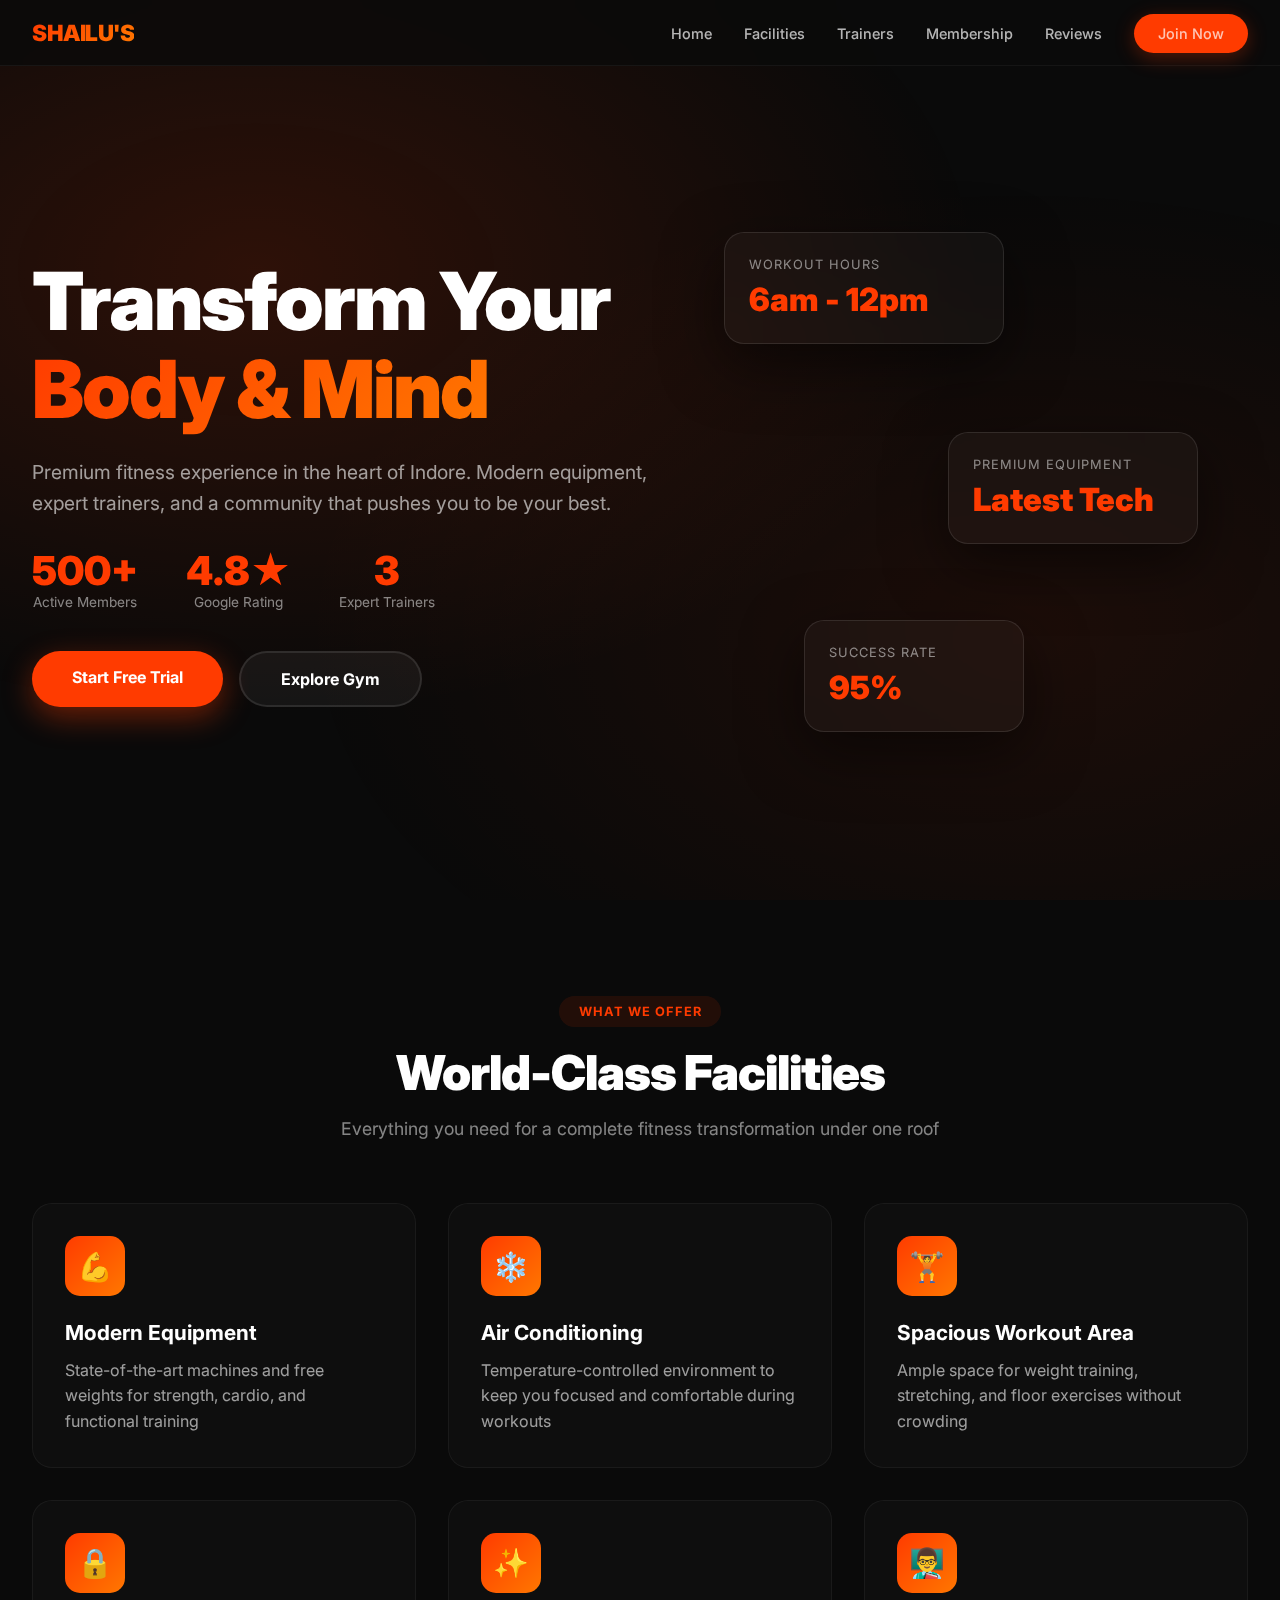
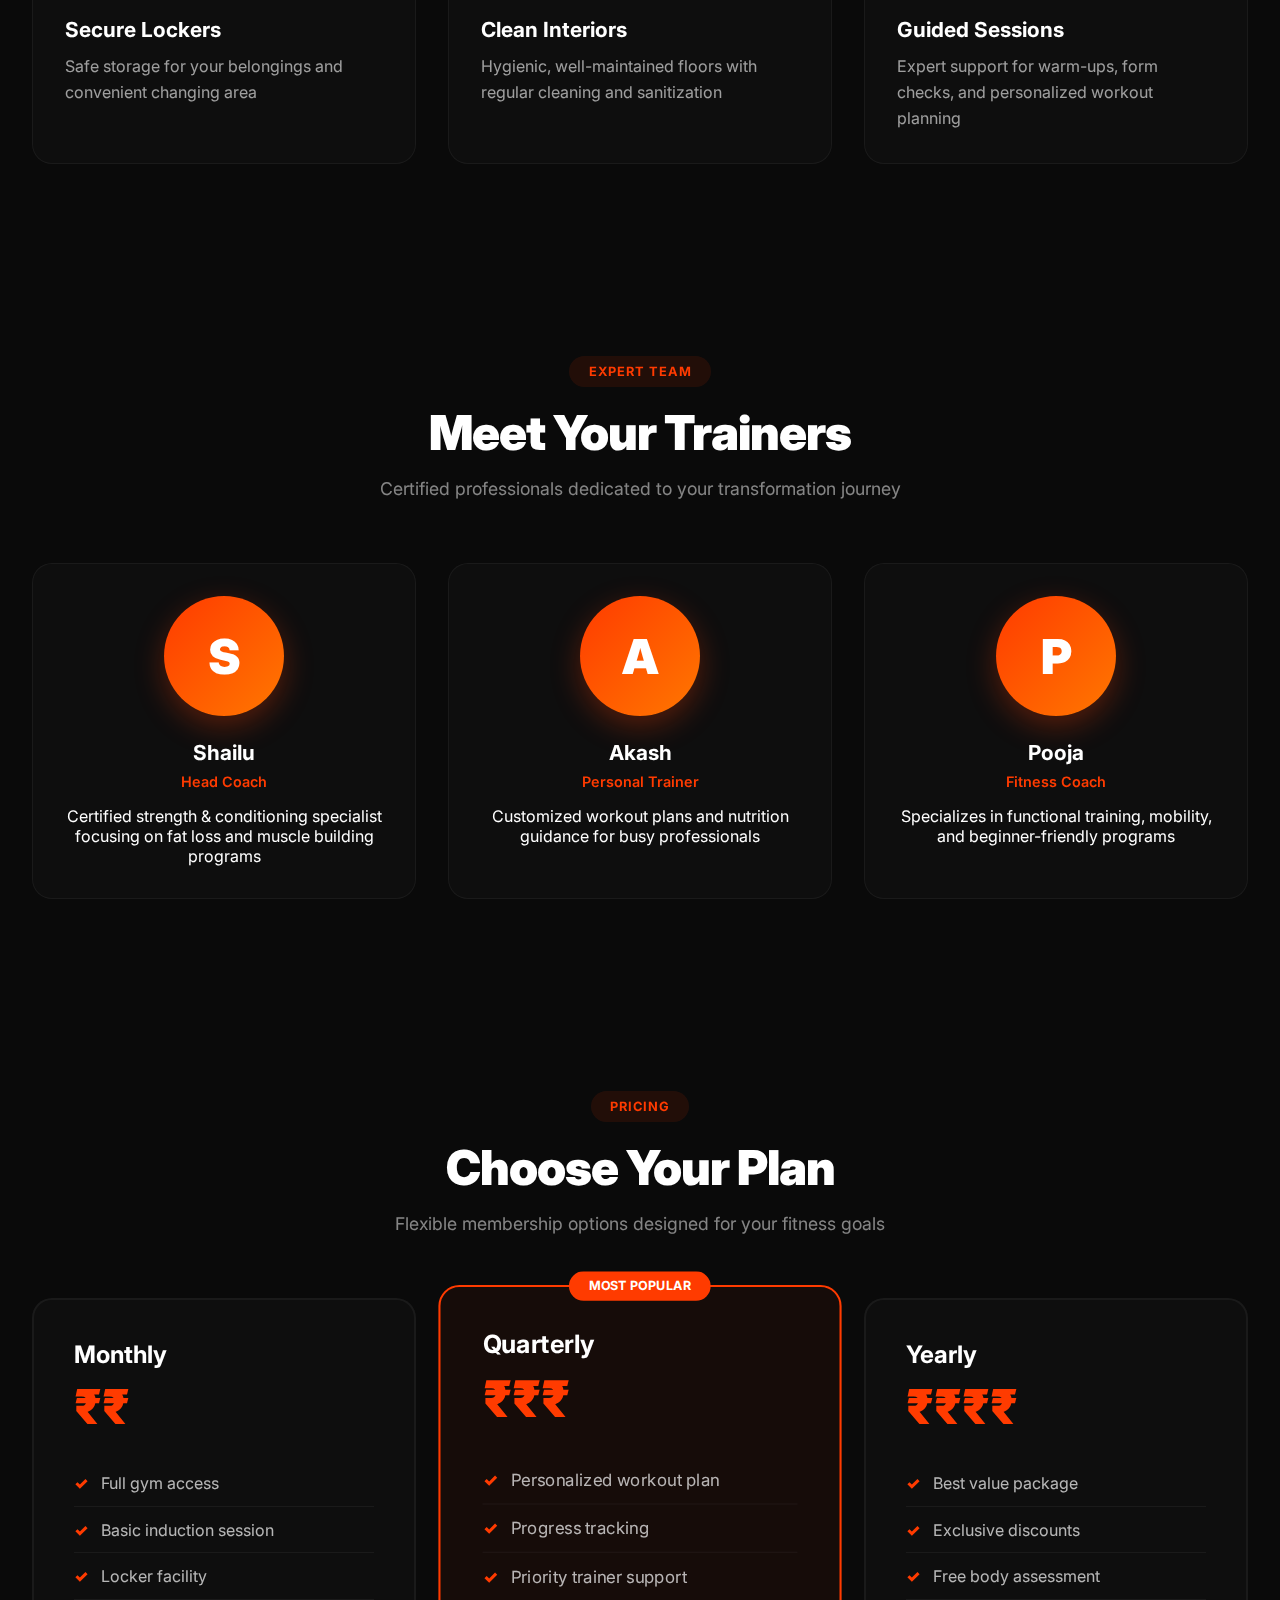
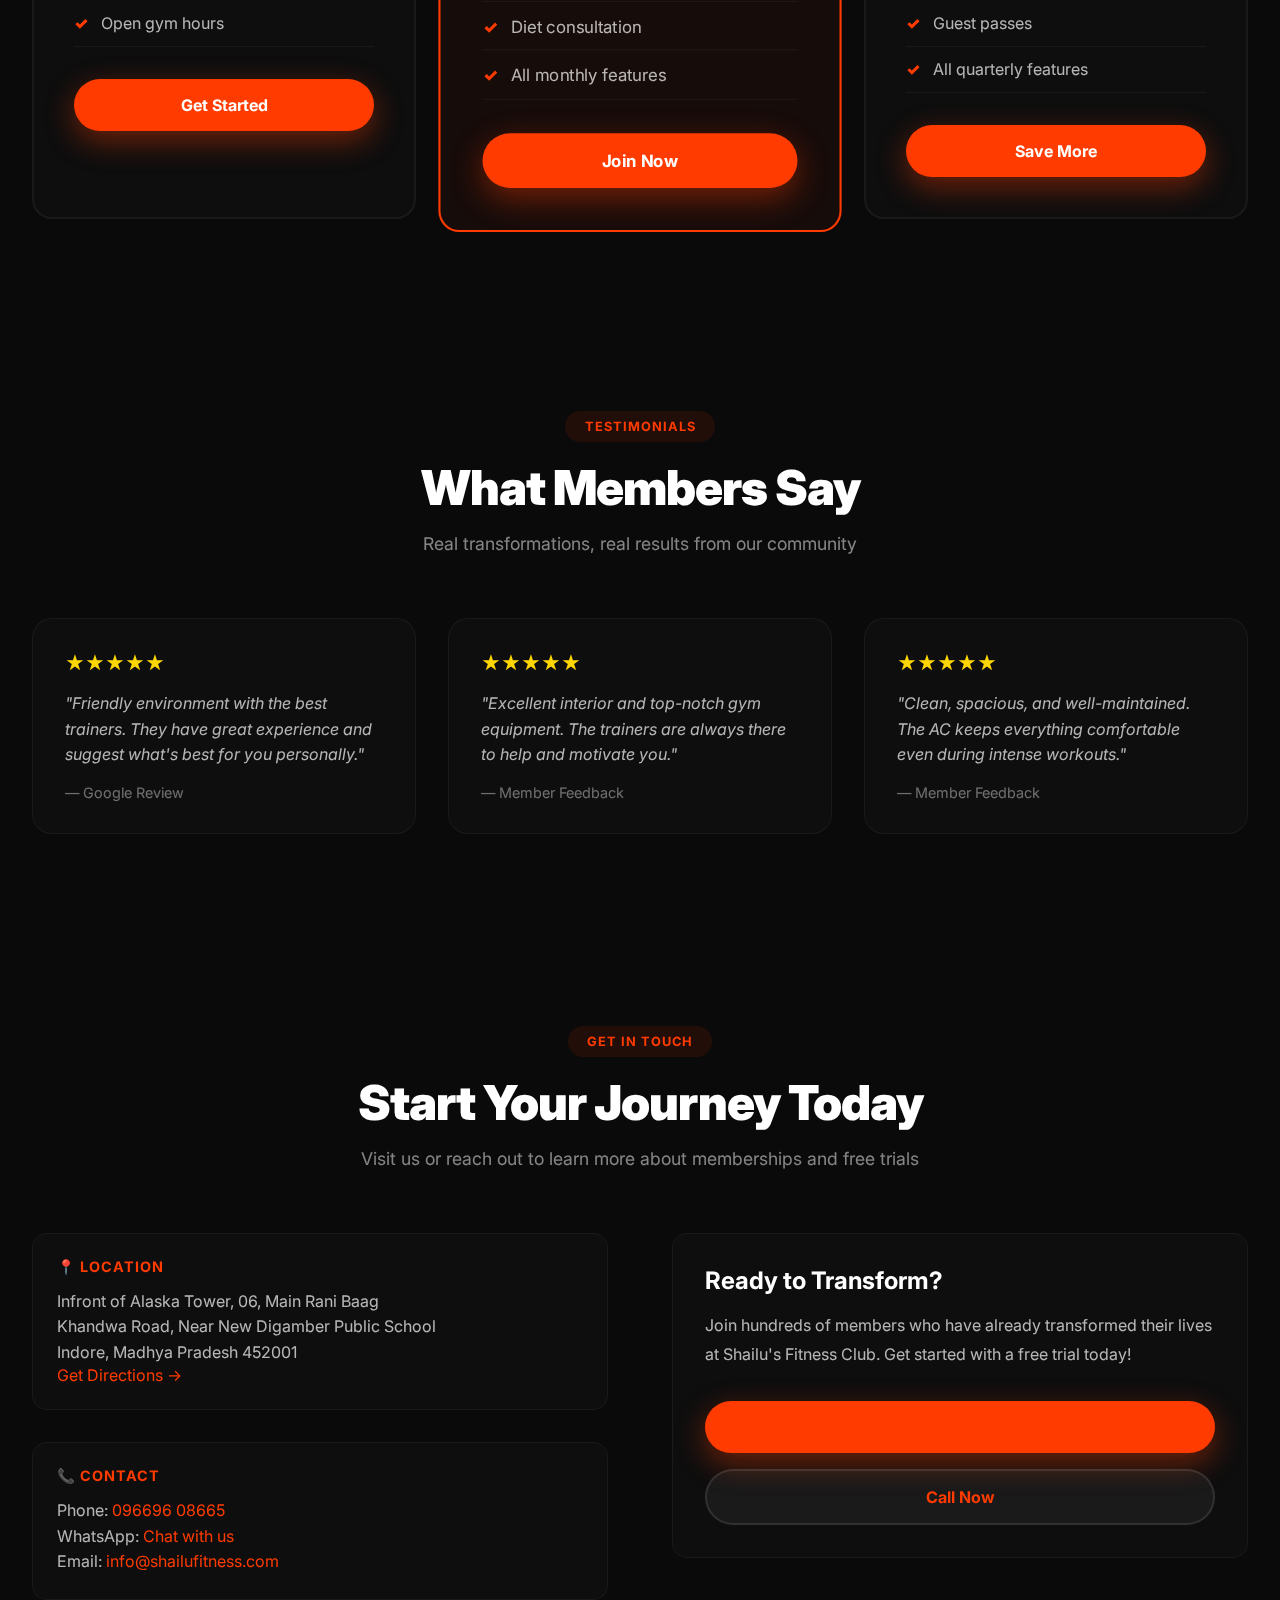
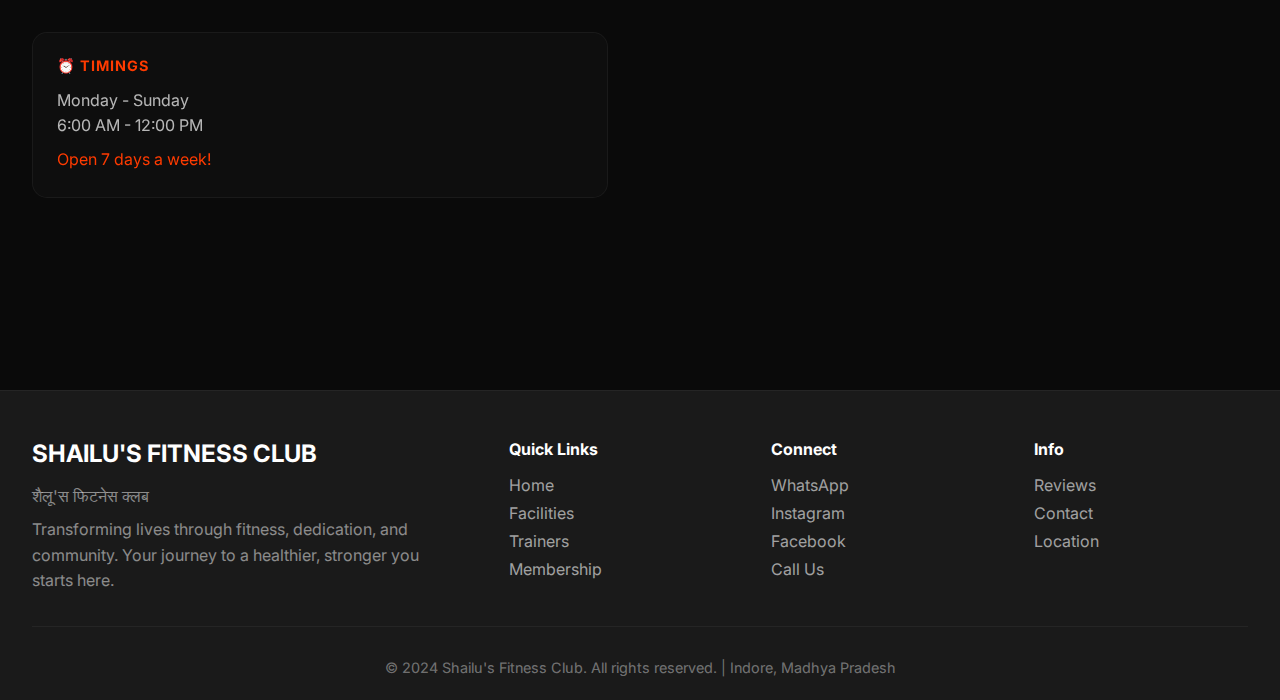
<file: new1.html>
<!DOCTYPE html>
<html lang="en">
<head>
  <meta charset="UTF-8">
  <title>Shailu's Fitness Club | Transform Your Body</title>
  <meta name="viewport" content="width=device-width, initial-scale=1.0">
  <link href="https://fonts.googleapis.com/css2?family=Inter:wght@300;400;600;700;900&display=swap" rel="stylesheet">
  <style>
    * {
      margin: 0;
      padding: 0;
      box-sizing: border-box;
    }

    :root {
      --fire: #ff3b00;
      --fire-dark: #cc2f00;
      --dark: #0a0a0a;
      --dark-light: #1a1a1a;
      --gray: #888;
      --white: #ffffff;
    }

    body {
      font-family: 'Inter', sans-serif;
      background: var(--dark);
      color: var(--white);
      overflow-x: hidden;
    }

    /* Animated Gradient Background */
    .bg-gradient {
      position: fixed;
      inset: 0;
      background: radial-gradient(ellipse at 20% 30%, rgba(255, 59, 0, 0.15) 0%, transparent 50%),
                  radial-gradient(ellipse at 80% 70%, rgba(255, 59, 0, 0.08) 0%, transparent 50%);
      animation: pulse 8s ease-in-out infinite;
      pointer-events: none;
      z-index: 0;
    }

    @keyframes pulse {
      0%, 100% { opacity: 0.4; }
      50% { opacity: 0.7; }
    }

    .content-wrapper {
      position: relative;
      z-index: 1;
    }

    /* Header */
    header {
      position: fixed;
      top: 0;
      left: 0;
      right: 0;
      z-index: 100;
      backdrop-filter: blur(20px);
      background: rgba(10, 10, 10, 0.8);
      border-bottom: 1px solid rgba(255, 255, 255, 0.05);
      transition: all 0.3s ease;
    }

    header.scrolled {
      background: rgba(10, 10, 10, 0.95);
      box-shadow: 0 10px 40px rgba(0, 0, 0, 0.5);
    }

    nav {
      max-width: 1400px;
      margin: 0 auto;
      padding: 1.2rem 2rem;
      display: flex;
      justify-content: space-between;
      align-items: center;
    }

    .logo {
      font-size: 1.4rem;
      font-weight: 900;
      letter-spacing: -0.5px;
      background: linear-gradient(135deg, var(--fire), #ff7700);
      -webkit-background-clip: text;
      -webkit-text-fill-color: transparent;
      background-clip: text;
    }

    .nav-links {
      display: flex;
      gap: 2rem;
      list-style: none;
      align-items: center;
    }

    .nav-links a {
      color: rgba(255, 255, 255, 0.7);
      text-decoration: none;
      font-weight: 500;
      font-size: 0.9rem;
      transition: all 0.3s ease;
      position: relative;
    }

    .nav-links a::after {
      content: '';
      position: absolute;
      bottom: -5px;
      left: 0;
      width: 0;
      height: 2px;
      background: var(--fire);
      transition: width 0.3s ease;
    }

    .nav-links a:hover {
      color: var(--white);
    }

    .nav-links a:hover::after {
      width: 100%;
    }

    .cta-btn {
      background: var(--fire);
      color: var(--white);
      padding: 0.7rem 1.5rem;
      border-radius: 50px;
      text-decoration: none;
      font-weight: 700;
      font-size: 0.85rem;
      transition: all 0.3s ease;
      box-shadow: 0 5px 20px rgba(255, 59, 0, 0.3);
    }

    .cta-btn:hover {
      transform: translateY(-2px);
      box-shadow: 0 10px 30px rgba(255, 59, 0, 0.5);
      background: var(--fire-dark);
    }

    /* Hero Section */
    .hero {
      min-height: 100vh;
      display: flex;
      align-items: center;
      justify-content: center;
      padding: 8rem 2rem 4rem;
      position: relative;
      overflow: hidden;
    }

    .hero-grid {
      max-width: 1400px;
      display: grid;
      grid-template-columns: 1.2fr 1fr;
      gap: 4rem;
      align-items: center;
    }

    .hero-content h1 {
      font-size: 5rem;
      font-weight: 900;
      line-height: 1.1;
      margin-bottom: 1.5rem;
      letter-spacing: -2px;
    }

    .hero-content h1 span {
      background: linear-gradient(135deg, var(--fire), #ff7700);
      -webkit-background-clip: text;
      -webkit-text-fill-color: transparent;
      background-clip: text;
    }

    .hero-subtitle {
      font-size: 1.2rem;
      color: rgba(255, 255, 255, 0.6);
      margin-bottom: 2rem;
      line-height: 1.6;
    }

    .hero-stats {
      display: flex;
      gap: 3rem;
      margin-bottom: 2.5rem;
    }

    .stat {
      text-align: center;
    }

    .stat-number {
      font-size: 2.5rem;
      font-weight: 900;
      color: var(--fire);
      display: block;
      line-height: 1;
    }

    .stat-label {
      font-size: 0.85rem;
      color: rgba(255, 255, 255, 0.5);
      margin-top: 0.5rem;
    }

    .hero-buttons {
      display: flex;
      gap: 1rem;
      flex-wrap: wrap;
    }

    .btn-primary {
      background: var(--fire);
      color: var(--white);
      padding: 1rem 2.5rem;
      border-radius: 50px;
      text-decoration: none;
      font-weight: 700;
      font-size: 1rem;
      transition: all 0.3s ease;
      box-shadow: 0 10px 30px rgba(255, 59, 0, 0.4);
      display: inline-block;
    }

    .btn-primary:hover {
      transform: translateY(-3px);
      box-shadow: 0 15px 40px rgba(255, 59, 0, 0.6);
    }

    .btn-secondary {
      background: rgba(255, 255, 255, 0.05);
      color: var(--white);
      padding: 1rem 2.5rem;
      border-radius: 50px;
      text-decoration: none;
      font-weight: 700;
      font-size: 1rem;
      transition: all 0.3s ease;
      border: 2px solid rgba(255, 255, 255, 0.1);
      display: inline-block;
    }

    .btn-secondary:hover {
      background: rgba(255, 255, 255, 0.1);
      border-color: var(--fire);
    }

    /* Hero Visual */
    .hero-visual {
      position: relative;
      height: 600px;
    }

    .visual-card {
      position: absolute;
      background: rgba(255, 255, 255, 0.03);
      backdrop-filter: blur(20px);
      border: 1px solid rgba(255, 255, 255, 0.1);
      border-radius: 20px;
      padding: 1.5rem;
      box-shadow: 0 20px 60px rgba(0, 0, 0, 0.5);
      animation: float 6s ease-in-out infinite;
    }

    .visual-card:nth-child(1) {
      top: 50px;
      left: 0;
      width: 280px;
      animation-delay: 0s;
    }

    .visual-card:nth-child(2) {
      top: 250px;
      right: 50px;
      width: 250px;
      animation-delay: 1s;
    }

    .visual-card:nth-child(3) {
      bottom: 50px;
      left: 80px;
      width: 220px;
      animation-delay: 2s;
    }

    @keyframes float {
      0%, 100% { transform: translateY(0); }
      50% { transform: translateY(-20px); }
    }

    .card-title {
      font-size: 0.8rem;
      color: rgba(255, 255, 255, 0.5);
      margin-bottom: 0.5rem;
      text-transform: uppercase;
      letter-spacing: 1px;
    }

    .card-value {
      font-size: 2rem;
      font-weight: 900;
      color: var(--fire);
    }

    /* Section Styling */
    section {
      padding: 6rem 2rem;
      position: relative;
    }

    .container {
      max-width: 1400px;
      margin: 0 auto;
    }

    .section-header {
      text-align: center;
      margin-bottom: 4rem;
    }

    .section-label {
      display: inline-block;
      background: rgba(255, 59, 0, 0.1);
      color: var(--fire);
      padding: 0.5rem 1.2rem;
      border-radius: 50px;
      font-size: 0.8rem;
      font-weight: 700;
      text-transform: uppercase;
      letter-spacing: 1px;
      margin-bottom: 1rem;
    }

    .section-title {
      font-size: 3rem;
      font-weight: 900;
      margin-bottom: 1rem;
      letter-spacing: -1px;
    }

    .section-subtitle {
      font-size: 1.1rem;
      color: rgba(255, 255, 255, 0.5);
      max-width: 600px;
      margin: 0 auto;
    }

    /* Facilities Grid */
    .facilities-grid {
      display: grid;
      grid-template-columns: repeat(auto-fit, minmax(300px, 1fr));
      gap: 2rem;
    }

    .facility-card {
      background: rgba(255, 255, 255, 0.02);
      border: 1px solid rgba(255, 255, 255, 0.05);
      border-radius: 20px;
      padding: 2rem;
      transition: all 0.3s ease;
      cursor: pointer;
    }

    .facility-card:hover {
      background: rgba(255, 255, 255, 0.05);
      border-color: var(--fire);
      transform: translateY(-5px);
    }

    .facility-icon {
      width: 60px;
      height: 60px;
      background: linear-gradient(135deg, var(--fire), #ff7700);
      border-radius: 15px;
      display: flex;
      align-items: center;
      justify-content: center;
      font-size: 1.8rem;
      margin-bottom: 1.5rem;
    }

    .facility-card h3 {
      font-size: 1.3rem;
      margin-bottom: 0.8rem;
      font-weight: 700;
    }

    .facility-card p {
      color: rgba(255, 255, 255, 0.6);
      line-height: 1.6;
    }

    /* Membership Plans */
    .plans-grid {
      display: grid;
      grid-template-columns: repeat(auto-fit, minmax(320px, 1fr));
      gap: 2rem;
      margin-top: 3rem;
    }

    .plan-card {
      background: rgba(255, 255, 255, 0.02);
      border: 2px solid rgba(255, 255, 255, 0.05);
      border-radius: 20px;
      padding: 2.5rem;
      transition: all 0.3s ease;
      position: relative;
    }

    .plan-card.featured {
      border-color: var(--fire);
      background: rgba(255, 59, 0, 0.05);
      transform: scale(1.05);
    }

    .plan-badge {
      position: absolute;
      top: -15px;
      left: 50%;
      transform: translateX(-50%);
      background: var(--fire);
      color: var(--white);
      padding: 0.4rem 1.2rem;
      border-radius: 50px;
      font-size: 0.75rem;
      font-weight: 700;
      text-transform: uppercase;
    }

    .plan-card h3 {
      font-size: 1.5rem;
      margin-bottom: 0.5rem;
      font-weight: 700;
    }

    .plan-price {
      font-size: 3rem;
      font-weight: 900;
      color: var(--fire);
      margin-bottom: 1.5rem;
    }

    .plan-features {
      list-style: none;
      margin-bottom: 2rem;
    }

    .plan-features li {
      padding: 0.8rem 0;
      border-bottom: 1px solid rgba(255, 255, 255, 0.05);
      color: rgba(255, 255, 255, 0.7);
    }

    .plan-features li::before {
      content: '✓';
      color: var(--fire);
      font-weight: 900;
      margin-right: 0.8rem;
    }

    /* Trainers */
    .trainers-grid {
      display: grid;
      grid-template-columns: repeat(auto-fit, minmax(280px, 1fr));
      gap: 2rem;
    }

    .trainer-card {
      background: rgba(255, 255, 255, 0.02);
      border: 1px solid rgba(255, 255, 255, 0.05);
      border-radius: 20px;
      padding: 2rem;
      text-align: center;
      transition: all 0.3s ease;
    }

    .trainer-card:hover {
      transform: translateY(-5px);
      border-color: var(--fire);
    }

    .trainer-avatar {
      width: 120px;
      height: 120px;
      border-radius: 50%;
      background: linear-gradient(135deg, var(--fire), #ff7700);
      display: flex;
      align-items: center;
      justify-content: center;
      font-size: 3rem;
      font-weight: 900;
      margin: 0 auto 1.5rem;
      box-shadow: 0 10px 30px rgba(255, 59, 0, 0.3);
    }

    .trainer-card h3 {
      font-size: 1.3rem;
      margin-bottom: 0.5rem;
    }

    .trainer-role {
      color: var(--fire);
      font-size: 0.9rem;
      margin-bottom: 1rem;
      font-weight: 600;
    }

    /* Reviews */
    .reviews-grid {
      display: grid;
      grid-template-columns: repeat(auto-fit, minmax(300px, 1fr));
      gap: 2rem;
    }

    .review-card {
      background: rgba(255, 255, 255, 0.02);
      border: 1px solid rgba(255, 255, 255, 0.05);
      border-radius: 20px;
      padding: 2rem;
    }

    .review-stars {
      color: #ffd700;
      font-size: 1.2rem;
      margin-bottom: 1rem;
    }

    .review-text {
      color: rgba(255, 255, 255, 0.7);
      line-height: 1.6;
      margin-bottom: 1rem;
      font-style: italic;
    }

    .review-author {
      color: rgba(255, 255, 255, 0.4);
      font-size: 0.9rem;
    }

    /* Contact Section */
    .contact-grid {
      display: grid;
      grid-template-columns: 1fr 1fr;
      gap: 4rem;
      margin-top: 3rem;
    }

    .contact-info {
      display: flex;
      flex-direction: column;
      gap: 2rem;
    }

    .info-item {
      background: rgba(255, 255, 255, 0.02);
      border: 1px solid rgba(255, 255, 255, 0.05);
      border-radius: 15px;
      padding: 1.5rem;
    }

    .info-item h4 {
      color: var(--fire);
      margin-bottom: 0.8rem;
      font-size: 0.9rem;
      text-transform: uppercase;
      letter-spacing: 1px;
    }

    .info-item p {
      color: rgba(255, 255, 255, 0.7);
      line-height: 1.6;
    }

    .info-item a {
      color: var(--fire);
      text-decoration: none;
    }

    .info-item a:hover {
      text-decoration: underline;
    }

    /* Footer */
    footer {
      background: var(--dark-light);
      border-top: 1px solid rgba(255, 255, 255, 0.05);
      padding: 3rem 2rem 1.5rem;
      margin-top: 6rem;
    }

    .footer-content {
      max-width: 1400px;
      margin: 0 auto;
      display: grid;
      grid-template-columns: 2fr 1fr 1fr 1fr;
      gap: 3rem;
      margin-bottom: 2rem;
    }

    .footer-brand h3 {
      font-size: 1.5rem;
      margin-bottom: 1rem;
    }

    .footer-brand p {
      color: rgba(255, 255, 255, 0.5);
      line-height: 1.6;
    }

    .footer-links h4 {
      margin-bottom: 1rem;
      font-size: 1rem;
    }

    .footer-links ul {
      list-style: none;
    }

    .footer-links li {
      margin-bottom: 0.5rem;
    }

    .footer-links a {
      color: rgba(255, 255, 255, 0.6);
      text-decoration: none;
      transition: color 0.3s ease;
    }

    .footer-links a:hover {
      color: var(--fire);
    }

    .footer-bottom {
      text-align: center;
      padding-top: 2rem;
      border-top: 1px solid rgba(255, 255, 255, 0.05);
      color: rgba(255, 255, 255, 0.4);
      font-size: 0.9rem;
    }

    /* Mobile Menu */
    .mobile-menu-btn {
      display: none;
      background: none;
      border: none;
      color: var(--white);
      font-size: 1.5rem;
      cursor: pointer;
    }

    /* Responsive */
    @media (max-width: 1024px) {
      .hero-grid {
        grid-template-columns: 1fr;
        text-align: center;
      }

      .hero-content h1 {
        font-size: 3.5rem;
      }

      .hero-stats {
        justify-content: center;
      }

      .hero-buttons {
        justify-content: center;
      }

      .hero-visual {
        display: none;
      }

      .contact-grid {
        grid-template-columns: 1fr;
      }

      .footer-content {
        grid-template-columns: 1fr 1fr;
      }
    }

    @media (max-width: 768px) {
      .mobile-menu-btn {
        display: block;
      }

      .nav-links {
        display: none;
      }

      .hero-content h1 {
        font-size: 2.5rem;
      }

      .section-title {
        font-size: 2rem;
      }

      .plans-grid,
      .facilities-grid,
      .trainers-grid,
      .reviews-grid {
        grid-template-columns: 1fr;
      }

      .footer-content {
        grid-template-columns: 1fr;
      }
    }
  </style>
</head>
<body>
  <div class="bg-gradient"></div>
  
  <div class="content-wrapper">
    <!-- Header -->
    <header id="header">
      <nav>
        <div class="logo">SHAILU'S</div>
        <ul class="nav-links">
          <li><a href="#home">Home</a></li>
          <li><a href="#facilities">Facilities</a></li>
          <li><a href="#trainers">Trainers</a></li>
          <li><a href="#membership">Membership</a></li>
          <li><a href="#reviews">Reviews</a></li>
          <li><a href="#contact" class="cta-btn">Join Now</a></li>
        </ul>
        <button class="mobile-menu-btn">☰</button>
      </nav>
    </header>

    <!-- Hero Section -->
    <section class="hero" id="home">
      <div class="hero-grid">
        <div class="hero-content">
          <h1>
            Transform Your<br>
            <span>Body & Mind</span>
          </h1>
          <p class="hero-subtitle">
            Premium fitness experience in the heart of Indore. Modern equipment, expert trainers, and a community that pushes you to be your best.
          </p>
          
          <div class="hero-stats">
            <div class="stat">
              <span class="stat-number">500+</span>
              <span class="stat-label">Active Members</span>
            </div>
            <div class="stat">
              <span class="stat-number">4.8★</span>
              <span class="stat-label">Google Rating</span>
            </div>
            <div class="stat">
              <span class="stat-number">3</span>
              <span class="stat-label">Expert Trainers</span>
            </div>
          </div>

          <div class="hero-buttons">
            <a href="#contact" class="btn-primary">Start Free Trial</a>
            <a href="#facilities" class="btn-secondary">Explore Gym</a>
          </div>
        </div>

        <div class="hero-visual">
          <div class="visual-card">
            <div class="card-title">Workout Hours</div>
            <div class="card-value">6am - 12pm</div>
          </div>
          <div class="visual-card">
            <div class="card-title">Premium Equipment</div>
            <div class="card-value">Latest Tech</div>
          </div>
          <div class="visual-card">
            <div class="card-title">Success Rate</div>
            <div class="card-value">95%</div>
          </div>
        </div>
      </div>
    </section>

    <!-- Facilities -->
    <section id="facilities">
      <div class="container">
        <div class="section-header">
          <span class="section-label">What We Offer</span>
          <h2 class="section-title">World-Class Facilities</h2>
          <p class="section-subtitle">Everything you need for a complete fitness transformation under one roof</p>
        </div>

        <div class="facilities-grid">
          <div class="facility-card">
            <div class="facility-icon">💪</div>
            <h3>Modern Equipment</h3>
            <p>State-of-the-art machines and free weights for strength, cardio, and functional training</p>
          </div>

          <div class="facility-card">
            <div class="facility-icon">❄️</div>
            <h3>Air Conditioning</h3>
            <p>Temperature-controlled environment to keep you focused and comfortable during workouts</p>
          </div>

          <div class="facility-card">
            <div class="facility-icon">🏋️</div>
            <h3>Spacious Workout Area</h3>
            <p>Ample space for weight training, stretching, and floor exercises without crowding</p>
          </div>

          <div class="facility-card">
            <div class="facility-icon">🔒</div>
            <h3>Secure Lockers</h3>
            <p>Safe storage for your belongings and convenient changing area</p>
          </div>

          <div class="facility-card">
            <div class="facility-icon">✨</div>
            <h3>Clean Interiors</h3>
            <p>Hygienic, well-maintained floors with regular cleaning and sanitization</p>
          </div>

          <div class="facility-card">
            <div class="facility-icon">👨‍🏫</div>
            <h3>Guided Sessions</h3>
            <p>Expert support for warm-ups, form checks, and personalized workout planning</p>
          </div>
        </div>
      </div>
    </section>

    <!-- Trainers -->
    <section id="trainers">
      <div class="container">
        <div class="section-header">
          <span class="section-label">Expert Team</span>
          <h2 class="section-title">Meet Your Trainers</h2>
          <p class="section-subtitle">Certified professionals dedicated to your transformation journey</p>
        </div>

        <div class="trainers-grid">
          <div class="trainer-card">
            <div class="trainer-avatar">S</div>
            <h3>Shailu</h3>
            <div class="trainer-role">Head Coach</div>
            <p>Certified strength & conditioning specialist focusing on fat loss and muscle building programs</p>
          </div>

          <div class="trainer-card">
            <div class="trainer-avatar">A</div>
            <h3>Akash</h3>
            <div class="trainer-role">Personal Trainer</div>
            <p>Customized workout plans and nutrition guidance for busy professionals</p>
          </div>

          <div class="trainer-card">
            <div class="trainer-avatar">P</div>
            <h3>Pooja</h3>
            <div class="trainer-role">Fitness Coach</div>
            <p>Specializes in functional training, mobility, and beginner-friendly programs</p>
          </div>
        </div>
      </div>
    </section>

    <!-- Membership -->
    <section id="membership">
      <div class="container">
        <div class="section-header">
          <span class="section-label">Pricing</span>
          <h2 class="section-title">Choose Your Plan</h2>
          <p class="section-subtitle">Flexible membership options designed for your fitness goals</p>
        </div>

        <div class="plans-grid">
          <div class="plan-card">
            <h3>Monthly</h3>
            <div class="plan-price">₹₹</div>
            <ul class="plan-features">
              <li>Full gym access</li>
              <li>Basic induction session</li>
              <li>Locker facility</li>
              <li>Open gym hours</li>
            </ul>
            <a href="#contact" class="btn-primary" style="width: 100%; text-align: center;">Get Started</a>
          </div>

          <div class="plan-card featured">
            <div class="plan-badge">Most Popular</div>
            <h3>Quarterly</h3>
            <div class="plan-price">₹₹₹</div>
            <ul class="plan-features">
              <li>Personalized workout plan</li>
              <li>Progress tracking</li>
              <li>Priority trainer support</li>
              <li>Diet consultation</li>
              <li>All monthly features</li>
            </ul>
            <a href="#contact" class="btn-primary" style="width: 100%; text-align: center;">Join Now</a>
          </div>

          <div class="plan-card">
            <h3>Yearly</h3>
            <div class="plan-price">₹₹₹₹</div>
            <ul class="plan-features">
              <li>Best value package</li>
              <li>Exclusive discounts</li>
              <li>Free body assessment</li>
              <li>Guest passes</li>
              <li>All quarterly features</li>
            </ul>
            <a href="#contact" class="btn-primary" style="width: 100%; text-align: center;">Save More</a>
          </div>
        </div>
      </div>
    </section>

    <!-- Reviews -->
    <section id="reviews">
      <div class="container">
        <div class="section-header">
          <span class="section-label">Testimonials</span>
          <h2 class="section-title">What Members Say</h2>
          <p class="section-subtitle">Real transformations, real results from our community</p>
        </div>

        <div class="reviews-grid">
          <div class="review-card">
            <div class="review-stars">★★★★★</div>
            <p class="review-text">"Friendly environment with the best trainers. They have great experience and suggest what's best for you personally."</p>
            <p class="review-author">— Google Review</p>
          </div>

          <div class="review-card">
            <div class="review-stars">★★★★★</div>
            <p class="review-text">"Excellent interior and top-notch gym equipment. The trainers are always there to help and motivate you."</p>
            <p class="review-author">— Member Feedback</p>
          </div>

          <div class="review-card">
            <div class="review-stars">★★★★★</div>
            <p class="review-text">"Clean, spacious, and well-maintained. The AC keeps everything comfortable even during intense workouts."</p>
            <p class="review-author">— Member Feedback</p>
          </div>
        </div>
      </div>
    </section>

    <!-- Contact -->
    <section id="contact">
      <div class="container">
        <div class="section-header">
          <span class="section-label">Get In Touch</span>
          <h2 class="section-title">Start Your Journey Today</h2>
          <p class="section-subtitle">Visit us or reach out to learn more about memberships and free trials</p>
        </div>

        <div class="contact-grid">
          <div class="contact-info">
            <div class="info-item">
              <h4>📍 Location</h4>
              <p>Infront of Alaska Tower, 06, Main Rani Baag<br>
              Khandwa Road, Near New Digamber Public School<br>
              Indore, Madhya Pradesh 452001</p>
              <a href="https://www.google.com/maps?q=MVCJ%2BG8+Indore" target="_blank">Get Directions →</a>
            </div>

            <div class="info-item">
              <h4>📞 Contact</h4>
              <p>Phone: <a href="tel:+919669608665">096696 08665</a></p>
              <p>WhatsApp: <a href="https://wa.me/919669608665" target="_blank">Chat with us</a></p>
              <p>Email: <a href="mailto:info@shailufitness.com">info@shailufitness.com</a></p>
            </div>

            <div class="info-item">
              <h4>⏰ Timings</h4>
              <p>Monday - Sunday<br>
              6:00 AM - 12:00 PM</p>
              <p style="color: var(--fire); margin-top: 0.5rem;">Open 7 days a week!</p>
            </div>
          </div>

          <div class="contact-info">
            <div class="info-item" style="padding: 2rem;">
              <h3 style="margin-bottom: 1rem; font-size: 1.5rem;">Ready to Transform?</h3>
              <p style="margin-bottom: 2rem; line-height: 1.8;">Join hundreds of members who have already transformed their lives at Shailu's Fitness Club. Get started with a free trial today!</p>
              <div style="display: flex; flex-direction: column; gap: 1rem;">
                <a href="https://wa.me/919669608665" target="_blank" class="btn-primary" style="width: 100%; text-align: center;">WhatsApp Us</a>
                <a href="tel:+919669608665" class="btn-secondary" style="width: 100%; text-align: center;">Call Now</a>
              </div>
            </div>
          </div>
        </div>
      </div>
    </section>

    <!-- Footer -->
    <footer>
      <div class="footer-content">
        <div class="footer-brand">
          <h3>SHAILU'S FITNESS CLUB</h3>
          <p style="margin-bottom: 0.5rem;">शैलू'स फिटनेस क्लब</p>
          <p>Transforming lives through fitness, dedication, and community. Your journey to a healthier, stronger you starts here.</p>
        </div>

        <div class="footer-links">
          <h4>Quick Links</h4>
          <ul>
            <li><a href="#home">Home</a></li>
            <li><a href="#facilities">Facilities</a></li>
            <li><a href="#trainers">Trainers</a></li>
            <li><a href="#membership">Membership</a></li>
          </ul>
        </div>

        <div class="footer-links">
          <h4>Connect</h4>
          <ul>
            <li><a href="https://wa.me/919669608665" target="_blank">WhatsApp</a></li>
            <li><a href="#">Instagram</a></li>
            <li><a href="#">Facebook</a></li>
            <li><a href="tel:+919669608665">Call Us</a></li>
          </ul>
        </div>

        <div class="footer-links">
          <h4>Info</h4>
          <ul>
            <li><a href="#reviews">Reviews</a></li>
            <li><a href="#contact">Contact</a></li>
            <li><a href="https://www.google.com/maps?q=MVCJ%2BG8+Indore" target="_blank">Location</a></li>
          </ul>
        </div>
      </div>

      <div class="footer-bottom">
        <p>© 2024 Shailu's Fitness Club. All rights reserved. | Indore, Madhya Pradesh</p>
      </div>
    </footer>
  </div>

  <script>
    // Scroll header effect
    window.addEventListener('scroll', () => {
      const header = document.getElementById('header');
      if (window.scrollY > 50) {
        header.classList.add('scrolled');
      } else {
        header.classList.remove('scrolled');
      }
    });

    // Smooth scroll
    document.querySelectorAll('a[href^="#"]').forEach(anchor => {
      anchor.addEventListener('click', function (e) {
        e.preventDefault();
        const target = document.querySelector(this.getAttribute('href'));
        if (target) {
          target.scrollIntoView({
            behavior: 'smooth',
            block: 'start'
          });
        }
      });
    });
  </script>
</body>
</html>
</file>
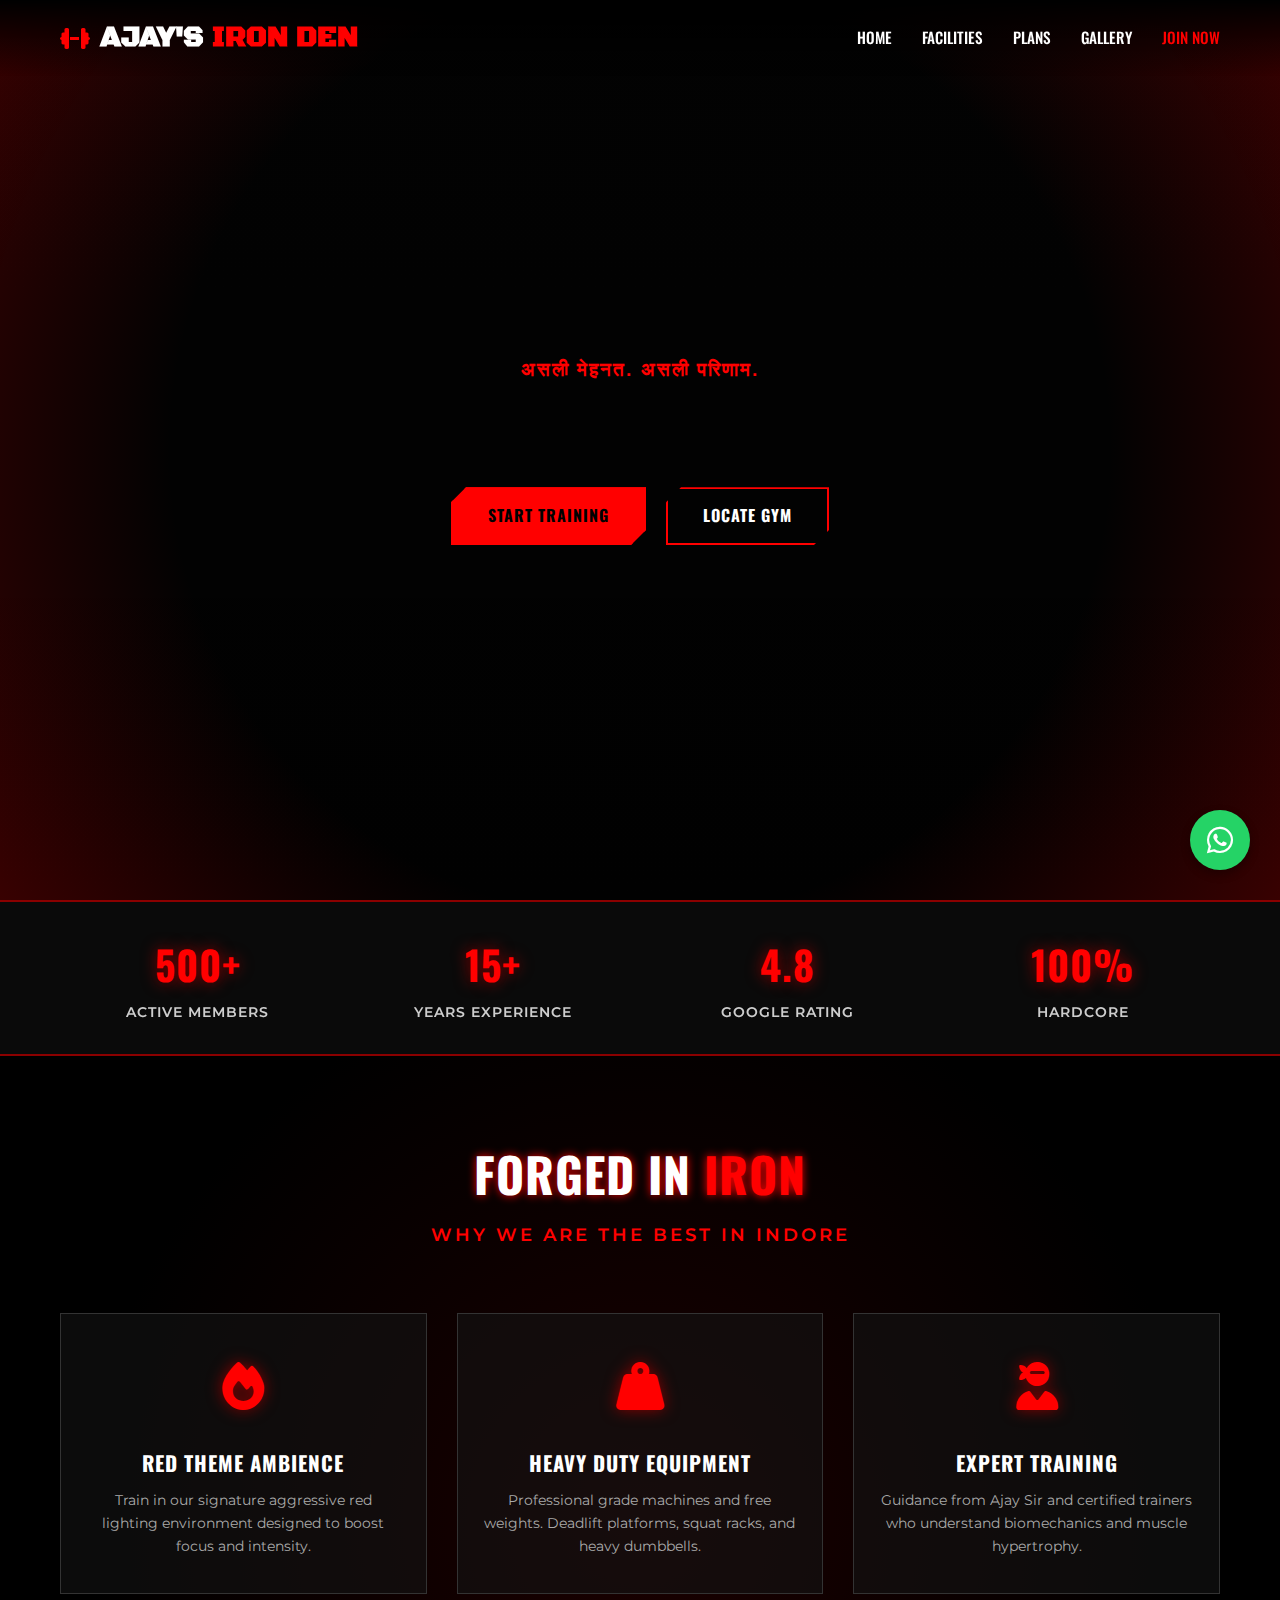
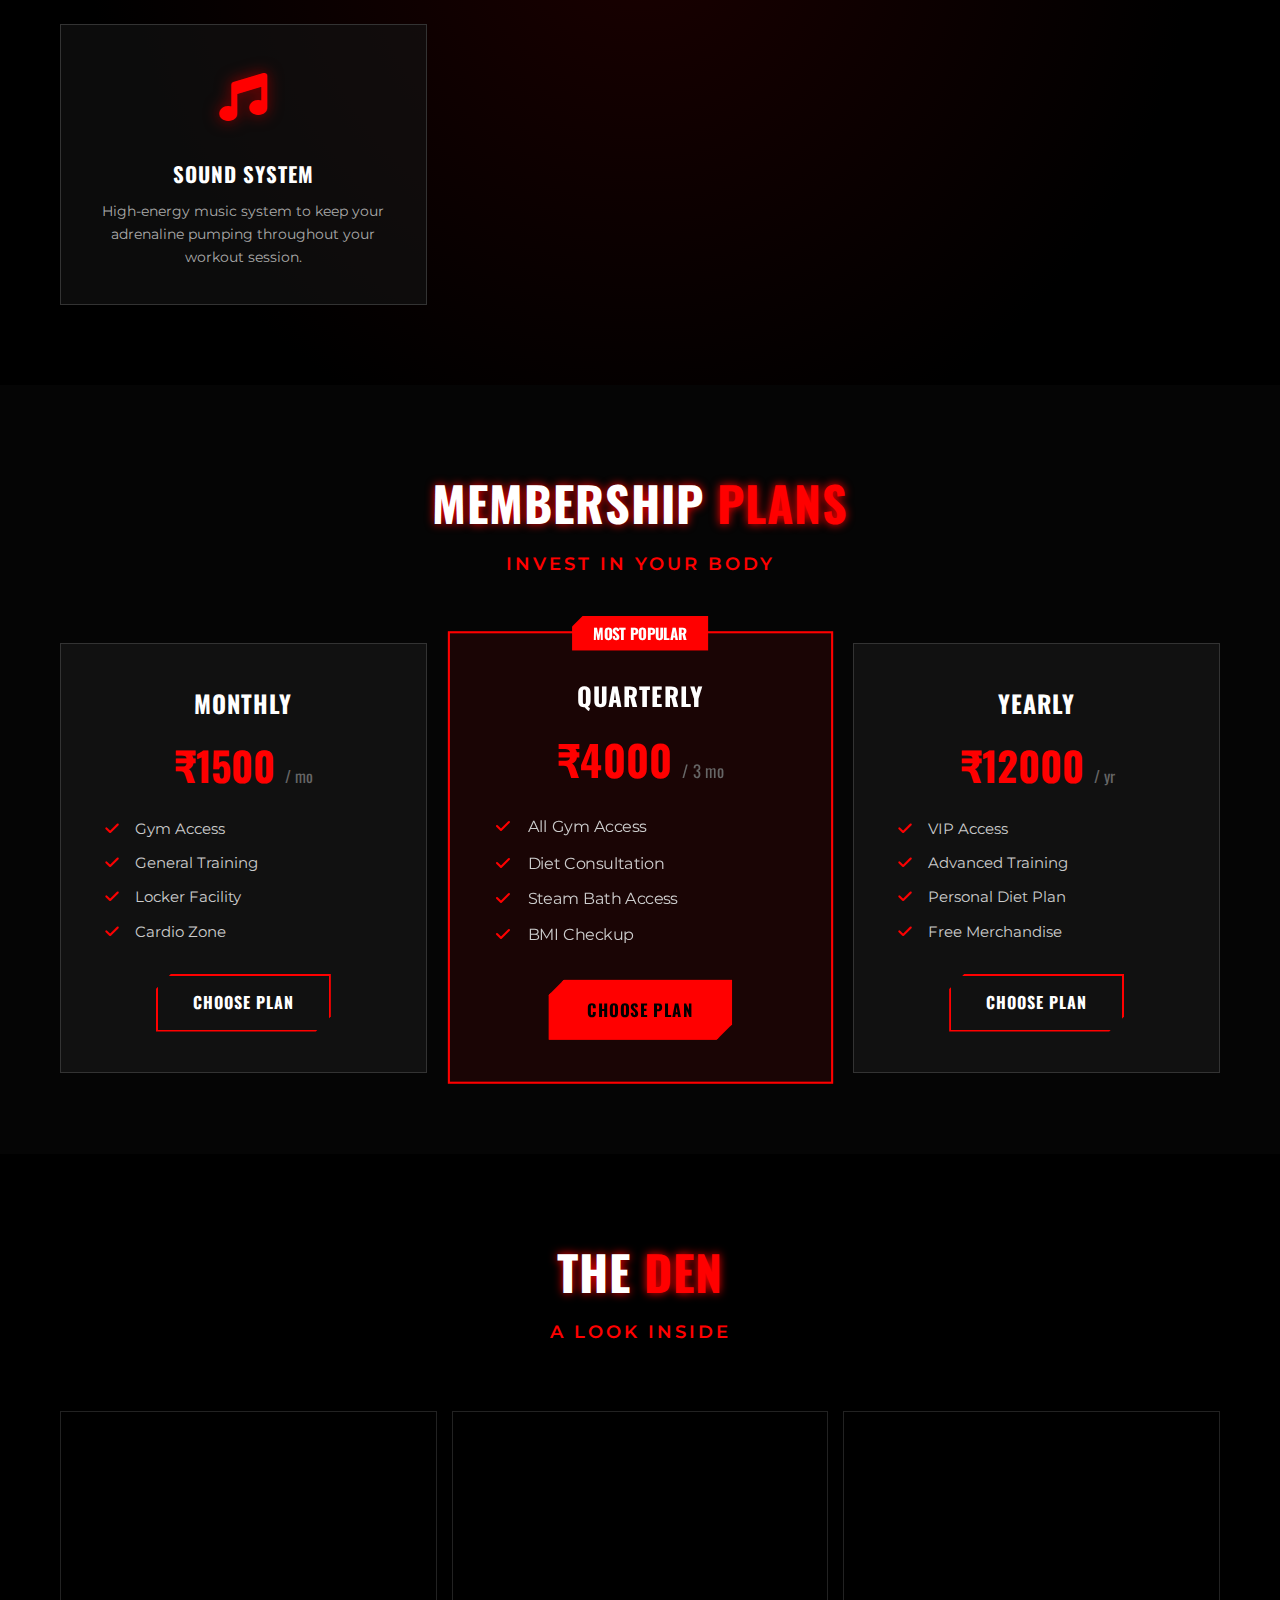
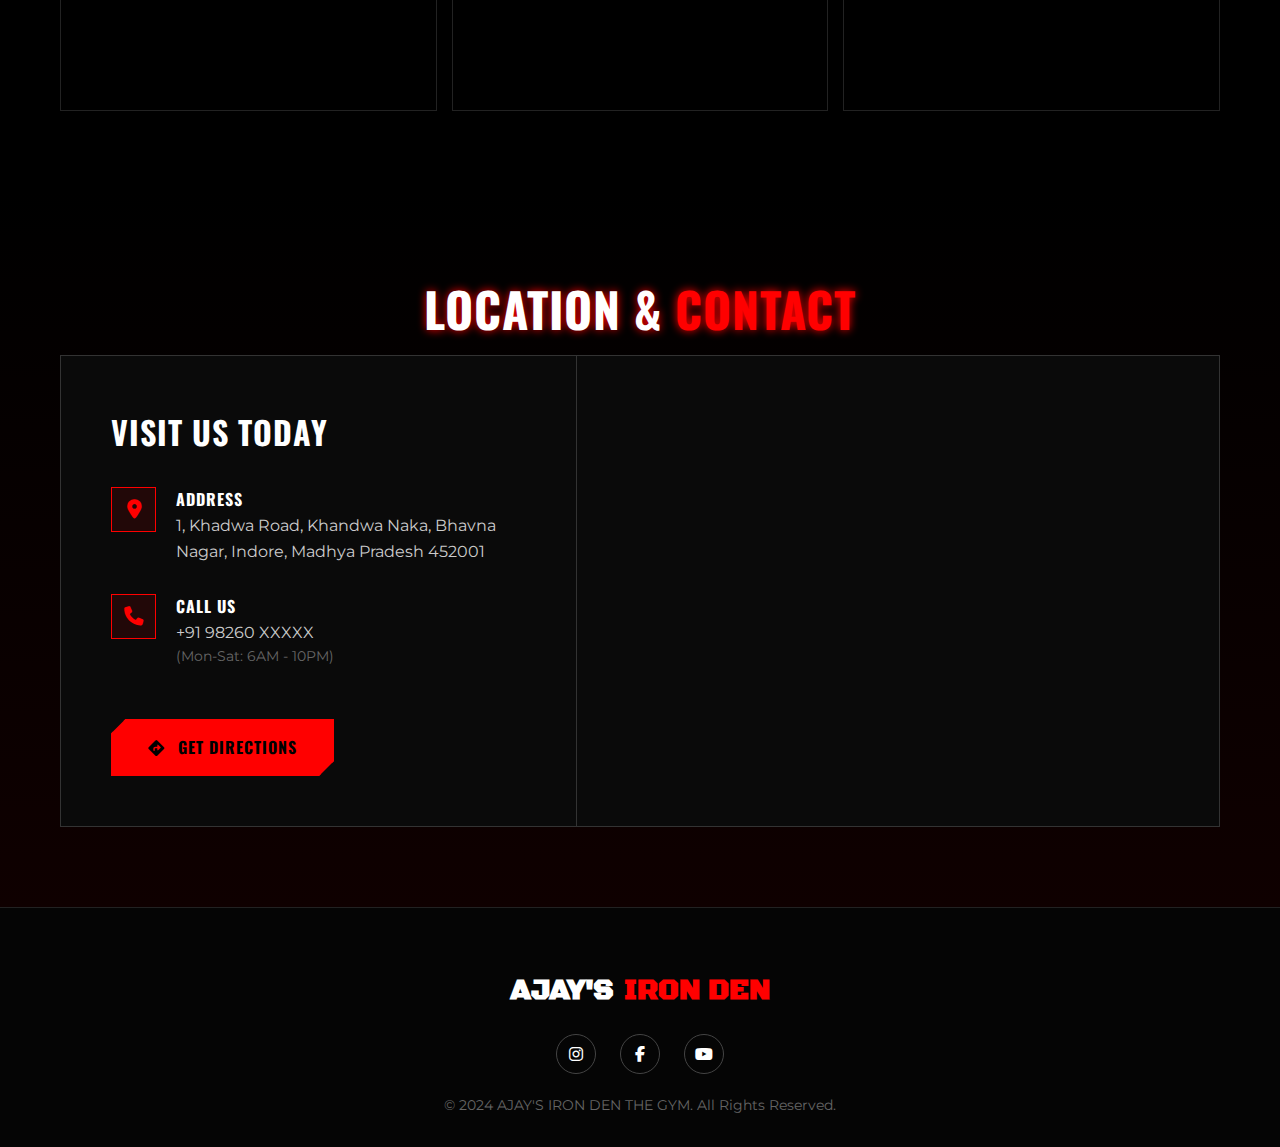
<file: irongym/final.html>
<!DOCTYPE html>
<html lang="en">
<head>
    <meta charset="UTF-8">
    <meta name="viewport" content="width=device-width, initial-scale=1.0">
    <title>AJAY'S IRON DEN | The Real Hardcore Gym</title>
    
    <!-- Google Fonts -->
    <link rel="preconnect" href="https://fonts.googleapis.com">
    <link rel="preconnect" href="https://fonts.gstatic.com" crossorigin>
    <link href="https://fonts.googleapis.com/css2?family=Montserrat:wght@300;400;500;700&family=Oswald:wght@400;600;700&family=Black+Ops+One&display=swap" rel="stylesheet">
    <!-- Font Awesome for Icons -->
    <link rel="stylesheet" href="https://cdnjs.cloudflare.com/ajax/libs/font-awesome/6.4.0/css/all.min.css">
    
    <style>

        /* ===== MOBILE STICKY CTA ===== */
.mobile-cta {
    display: none;
}

@media (max-width: 768px) {
    .mobile-cta {
        display: flex;
        position: fixed;
        bottom: 0;
        left: 0;
        width: 100%;
        background: #000;
        border-top: 2px solid red;
        z-index: 9999;
        padding: 10px;
    }

    .mobile-cta button {
        width: 100%;
        background: linear-gradient(135deg, #ff0000, #8b0000);
        color: #fff;
        font-family: 'Oswald', sans-serif;
        font-size: 1.2rem;
        padding: 15px;
        border: none;
        letter-spacing: 1px;
        cursor: pointer;
    }
}

/* ===== MOBILE RESPONSIVE FIX ===== */

@media (max-width: 768px) {

    /* NAVBAR */
    .nav-links {
        position: absolute;
        top: 70px;
        left: 0;
        width: 100%;
        background: #000;
        flex-direction: column;
        align-items: center;
        display: none;
        padding: 20px 0;
        border-bottom: 2px solid var(--primary);
    }

    .nav-links.active {
        display: flex;
    }

    .nav-links li {
        margin: 15px 0;
    }

    .mobile-toggle {
        display: block;
    }

    /* HERO */
    .hero {
        background-attachment: scroll;
        padding: 0 15px;
    }

    .hero-content h1 {
        font-size: 2.8rem;
    }

    .hero-content h1 span {
        font-size: 3.6rem;
    }

    .hero-content p {
        font-size: 1rem;
    }

    .hero-content div {
        flex-direction: column;
    }

    .hero-content .btn {
        width: 100%;
        text-align: center;
    }

    /* STATS */
    .stats-grid {
        grid-template-columns: 1fr 1fr;
        gap: 25px;
    }

    /* FEATURES */
    .features {
        padding: 60px 0;
    }

    /* PRICING */
    .pricing-grid {
        grid-template-columns: 1fr;
    }

    .plan-card.popular {
        transform: none;
    }

    /* GALLERY */
    .gallery-grid {
        grid-template-columns: 1fr;
    }

    /* CONTACT */
    .contact-wrapper {
        grid-template-columns: 1fr;
    }

    .info-side {
        padding: 30px 20px;
    }

    .map-box {
        min-height: 300px;
        border-left: none;
        border-top: 1px solid #333;
    }

    /* FOOTER */
    footer {
        padding: 40px 20px;
    }

    /* WHATSAPP */
    .whatsapp-float {
        width: 55px;
        height: 55px;
        font-size: 26px;
        bottom: 20px;
        right: 20px;
    }
}

/* EXTRA SMALL DEVICES */
@media (max-width: 480px) {

    .section-title {
        font-size: 2.2rem;
    }

    .section-subtitle {
        font-size: 0.9rem;
        margin-bottom: 2.5rem;
    }

    .stat-item h3 {
        font-size: 2rem;
    }

    .plan-price {
        font-size: 2.2rem;
    }
}


        /* --- VARIABLES & RESET --- */
        :root {
            --primary: #FF0000; /* Bright Red */
            --primary-dark: #8B0000; /* Deep Blood Red */
            --accent: #ffffff;
            --bg-dark: #050505;
            --bg-card: #0f0f0f;
            
            --gradient-red: linear-gradient(135deg, #FF0000 0%, #800000 100%);
            
            --glass-bg: rgba(20, 0, 0, 0.9); 
            --glass-border: rgba(255, 0, 0, 0.3);
            
            --shadow-red: 0 0 20px rgba(255, 0, 0, 0.4);
        }

        * {
            margin: 0;
            padding: 0;
            box-sizing: border-box;
        }

        html { scroll-behavior: smooth; }

        body {
            font-family: 'Montserrat', sans-serif;
            background: var(--bg-dark);
            color: #fff;
            overflow-x: hidden;
            line-height: 1.6;
        }

        /* Typography */
        h1, h2, h3, h4 {
            font-family: 'Oswald', sans-serif;
            text-transform: uppercase;
            font-weight: 700;
            letter-spacing: 1px;
            margin: 0;
        }

        .den-title {
            font-family: 'Black Ops One', cursive;
            letter-spacing: 2px;
        }

        a { text-decoration: none; color: inherit; transition: 0.3s; }
        ul { list-style: none; }

        /* --- UTILITIES --- */
        .container {
            max-width: 1200px;
            margin: 0 auto;
            padding: 0 20px;
        }

        .section-title {
            font-size: 3rem;
            text-align: center;
            margin-bottom: 0.5rem;
            color: #fff;
            text-shadow: 0 0 10px var(--primary);
        }

        .section-subtitle {
            text-align: center;
            color: var(--primary);
            font-size: 1.1rem;
            font-weight: 600;
            margin-bottom: 4rem;
            text-transform: uppercase;
            letter-spacing: 3px;
        }

        .highlight { color: var(--primary); }

        /* --- BUTTONS --- */
        .btn {
            display: inline-block;
            padding: 14px 35px;
            font-family: 'Oswald', sans-serif;
            font-size: 1rem;
            font-weight: 700;
            text-transform: uppercase;
            letter-spacing: 1px;
            border: 2px solid var(--primary);
            cursor: pointer;
            transition: all 0.3s ease;
            position: relative;
            z-index: 1;
            background: transparent;
            color: #fff;
            clip-path: polygon(15px 0, 100% 0, 100% calc(100% - 15px), calc(100% - 15px) 100%, 0 100%, 0 15px);
        }

        .btn::before {
            content: '';
            position: absolute;
            top: 0; left: 0;
            width: 0; height: 100%;
            background: var(--primary);
            z-index: -1;
            transition: 0.3s;
        }

        .btn:hover::before { width: 100%; }
        .btn:hover { box-shadow: var(--shadow-red); border-color: var(--primary); }

        .btn-filled {
            background: var(--primary);
            color: #000;
        }
        
        .btn-filled:hover {
            background: #fff;
            color: #000;
            border-color: #fff;
        }

        /* --- NAVIGATION --- */
        nav {
            position: fixed;
            top: 0;
            width: 100%;
            z-index: 1000;
            padding: 15px 0;
            background: linear-gradient(to bottom, #000 0%, transparent 100%);
            transition: 0.4s;
        }

        nav.scrolled {
            background: rgba(0, 0, 0, 0.95);
            border-bottom: 1px solid var(--primary-dark);
            padding: 10px 0;
        }

        .nav-wrapper {
            display: flex;
            justify-content: space-between;
            align-items: center;
        }

        .logo {
            font-size: 1.8rem;
            font-weight: 700;
            font-family: 'Black Ops One', cursive;
            color: #fff;
            display: flex;
            align-items: center;
            gap: 10px;
        }
        .logo i { color: var(--primary); font-size: 1.5rem; }
        .logo span { color: var(--primary); }

        .nav-links {
            display: flex;
            gap: 30px;
        }

        .nav-links a {
            font-family: 'Oswald', sans-serif;
            font-weight: 500;
            font-size: 0.95rem;
            position: relative;
        }

        .nav-links a:hover { color: var(--primary); text-shadow: 0 0 10px var(--primary); }

        .mobile-toggle { display: none; font-size: 1.8rem; color: var(--primary); cursor: pointer; }

        /* --- HERO SECTION --- */
        .hero {
            height: 100vh;
            background: 
                linear-gradient(rgba(0,0,0,0.5), rgba(0,0,0,0.8)),
                url('https://images.unsplash.com/photo-1590487988256-9ed24133863e?q=80&w=1456&auto=format&fit=crop');
            background-size: cover;
            background-position: center;
            background-attachment: fixed;
            display: flex;
            align-items: center;
            justify-content: center;
            text-align: center;
            position: relative;
        }

        .hero::after {
            content: '';
            position: absolute;
            top: 0; left: 0; width: 100%; height: 100%;
            background: radial-gradient(circle, transparent 60%, rgba(139, 0, 0, 0.4) 100%);
            pointer-events: none;
        }

        .hero-content h1 {
            font-size: 5rem;
            line-height: 1;
            margin-bottom: 15px;
            text-shadow: 0 0 20px rgba(0,0,0,0.8);
            font-family: 'Black Ops One', cursive;
            animation: fadeIn 1s ease-out;
        }

        .hero-content h1 span {
            color: var(--primary);
            text-shadow: 0 0 30px var(--primary);
            display: block;
            font-size: 6.5rem;
        }

        .hero-content p {
            font-size: 1.2rem;
            max-width: 700px;
            margin: 0 auto 30px;
            color: #ddd;
            text-shadow: 1px 1px 2px #000;
            animation: slideUp 1s ease-out 0.5s forwards;
            opacity: 0;
        }

        .hindi-text {
            font-family: 'Poppins', sans-serif;
            color: var(--primary);
            font-weight: 600;
            letter-spacing: 2px;
            margin-bottom: 10px;
            display: block;
            font-size: 1.2rem;
            text-transform: uppercase;
        }

        /* --- STATS BAR --- */
        .stats-bar {
            background: #0a0a0a;
            border-top: 2px solid var(--primary-dark);
            border-bottom: 2px solid var(--primary-dark);
            padding: 30px 0;
            position: relative;
            z-index: 10;
        }

        .stats-grid {
            display: grid;
            grid-template-columns: repeat(4, 1fr);
            gap: 20px;
            text-align: center;
        }

        .stat-item h3 {
            color: var(--primary);
            font-size: 2.5rem;
            text-shadow: 0 0 15px var(--primary-dark);
            margin-bottom: 5px;
        }

        .stat-item p {
            color: #fff;
            font-weight: 600;
            letter-spacing: 1px;
            font-size: 0.9rem;
            opacity: 0.8;
        }

        /* --- FEATURES --- */
        .features {
            padding: 80px 0;
            background: #000;
            background-image: radial-gradient(circle at 50% 50%, #1a0000 0%, #000 70%);
        }

        .features-grid {
            display: grid;
            grid-template-columns: repeat(auto-fit, minmax(280px, 1fr));
            gap: 30px;
        }

        .feature-card {
            background: rgba(20, 20, 20, 0.6);
            border: 1px solid #333;
            padding: 35px 25px;
            transition: 0.3s;
            position: relative;
            overflow: hidden;
            text-align: center;
        }

        .feature-card:hover {
            border-color: var(--primary);
            transform: translateY(-5px);
            box-shadow: 0 10px 30px rgba(255, 0, 0, 0.15);
            background: rgba(30, 0, 0, 0.6);
        }

        .feature-card::before {
            content: '';
            position: absolute;
            top: 0; left: 0; width: 100%; height: 4px;
            background: var(--primary);
            transform: scaleX(0);
            transform-origin: left;
            transition: 0.4s;
        }
        
        .feature-card:hover::before { transform: scaleX(1); }

        .icon-box {
            font-size: 3rem;
            color: var(--primary);
            margin-bottom: 20px;
            text-shadow: 0 0 15px var(--primary-dark);
        }

        .feature-card h3 { margin-bottom: 10px; color: #fff; font-size: 1.3rem; }
        .feature-card p { color: #aaa; font-size: 0.9rem; }

        /* --- PRICING SECTION --- */
        .pricing-section {
            padding: 80px 0;
            background: #050505;
        }

        .pricing-grid {
            display: grid;
            grid-template-columns: repeat(auto-fit, minmax(300px, 1fr));
            gap: 30px;
            align-items: center; /* Align for different heights */
        }

        .plan-card {
            background: #111;
            border: 1px solid #333;
            padding: 40px 30px;
            text-align: center;
            transition: 0.3s;
            position: relative;
        }

        .plan-card.popular {
            border: 2px solid var(--primary);
            transform: scale(1.05);
            background: #1a0505;
            z-index: 2;
        }

        .popular-badge {
            position: absolute;
            top: 0;
            left: 50%;
            transform: translate(-50%, -50%);
            background: var(--primary);
            color: #fff;
            padding: 5px 20px;
            font-family: 'Oswald', sans-serif;
            font-weight: 700;
            text-transform: uppercase;
            font-size: 0.9rem;
            clip-path: polygon(10px 0, 100% 0, 100% 100%, 0 100%, 0 10px);
        }

        .plan-name {
            font-size: 1.5rem;
            color: #fff;
            margin-bottom: 10px;
        }

        .plan-price {
            font-size: 2.5rem;
            color: var(--primary);
            font-family: 'Oswald', sans-serif;
            font-weight: 700;
            margin-bottom: 20px;
        }

        .plan-price span { font-size: 1rem; color: #666; font-weight: 400; }

        .plan-features {
            margin-bottom: 30px;
            text-align: left;
            padding-left: 10px;
        }

        .plan-features li {
            margin-bottom: 10px;
            color: #ccc;
            font-size: 0.95rem;
        }

        .plan-features li i { color: var(--primary); margin-right: 10px; width: 20px; text-align: center; }

        /* --- GALLERY GRID --- */
        .gallery-section {
            padding: 80px 0;
            background: #000;
        }

        .gallery-grid {
            display: grid;
            grid-template-columns: repeat(auto-fit, minmax(300px, 1fr));
            gap: 15px;
        }

        .gallery-item {
            height: 300px;
            background-size: cover;
            background-position: center;
            position: relative;
            border: 1px solid #222;
            transition: 0.3s;
            filter: grayscale(40%); 
        }

        .gallery-item:hover {
            filter: grayscale(0%);
            border-color: var(--primary);
            z-index: 2;
            transform: scale(1.02);
        }

        .g1 { background-image: url('https://images.unsplash.com/photo-1540497077202-7c8a3999166f?q=80&w=1470&auto=format&fit=crop'); }
        .g2 { background-image: url('https://images.unsplash.com/photo-1517963879433-6ad2b056d712?q=80&w=1470&auto=format&fit=crop'); }
        .g3 { background-image: url('https://images.unsplash.com/photo-1599058945522-28d584b6f0ff?q=80&w=1469&auto=format&fit=crop'); }

        /* --- LOCATION & CONTACT --- */
        .contact-section {
            padding: 80px 0;
            background: linear-gradient(180deg, #000 0%, #0f0000 100%);
        }

        .contact-wrapper {
            display: grid;
            grid-template-columns: 4fr 5fr;
            gap: 0; /* Removing gap to make them stick together */
            background: #0a0a0a;
            border: 1px solid #333;
        }

        .info-side {
            padding: 50px;
            display: flex;
            flex-direction: column;
            justify-content: center;
        }

        .info-row {
            display: flex;
            align-items: flex-start;
            gap: 20px;
            margin-bottom: 30px;
        }

        .info-icon {
            width: 45px; height: 45px;
            background: rgba(255, 0, 0, 0.1);
            border: 1px solid var(--primary);
            color: var(--primary);
            display: flex;
            align-items: center;
            justify-content: center;
            font-size: 1.2rem;
            flex-shrink: 0;
        }

        .map-box {
            position: relative;
            min-height: 450px;
            border-left: 1px solid #333;
        }

        .map-container {
            width: 100%;
            height: 100%;
            border: 0;
            filter: grayscale(100%) invert(100%) contrast(1.2); 
            transition: 0.5s;
        }

        .map-container:hover {
            filter: grayscale(0%);
        }

        /* --- FOOTER --- */
        footer {
            background: #050505;
            padding: 60px 0 30px;
            border-top: 1px solid #222;
            text-align: center;
        }

        .social-icons {
            margin: 20px 0;
        }

        .social-icons a {
            display: inline-flex;
            width: 40px; height: 40px;
            border: 1px solid #444;
            color: #fff;
            align-items: center;
            justify-content: center;
            margin: 0 10px;
            transition: 0.3s;
            border-radius: 50%;
        }

        .social-icons a:hover {
            background: var(--primary);
            border-color: var(--primary);
            transform: translateY(-3px);
        }

        /* --- FLOATING WHATSAPP --- */
        .whatsapp-float {
            position: fixed;
            bottom: 30px;
            right: 30px;
            background-color: #25d366;
            color: #fff;
            width: 60px;
            height: 60px;
            border-radius: 50%;
            display: flex;
            align-items: center;
            justify-content: center;
            font-size: 30px;
            box-shadow: 0 4px 10px rgba(0,0,0,0.3);
            z-index: 1000;
            transition: 0.3s;
        }

        .whatsapp-float:hover {
            transform: scale(1.1);
            box-shadow: 0 0 20px rgba(37, 211, 102, 0.5);
        }

        /* Animations */
        @keyframes fadeIn { from { opacity: 0; } to { opacity: 1; } }
        @keyframes slideUp { from { transform: translateY(30px); opacity: 0; } to { transform: translateY(0); opacity: 1; } }

        /* Mobile Responsive */
        @media (max-width: 900px) {
            .hero-content h1 { font-size: 3.5rem; }
            .hero-content h1 span { font-size: 4.5rem; }
            .contact-wrapper { grid-template-columns: 1fr; }
            .map-box { min-height: 350px; border-left: none; border-top: 1px solid #333; }
            .stats-grid { grid-template-columns: 1fr 1fr; }
            .nav-links { display: none; }
            .mobile-toggle { display: block; }
            .pricing-card.popular { transform: scale(1); }
        }

        /* ===== LEAD FORM MODAL ===== */
.lead-modal {
    position: fixed;
    inset: 0;
    background: rgba(0,0,0,0.9);
    display: none;
    justify-content: center;
    align-items: center;
    z-index: 10000;
}

.lead-box {
    background: #0f0f0f;
    border: 2px solid red;
    padding: 30px;
    width: 90%;
    max-width: 350px;
    text-align: center;
    position: relative;
}

.lead-box h2 {
    font-family: 'Oswald';
    color: red;
    margin-bottom: 10px;
}

.lead-box p {
    font-size: 0.9rem;
    color: #aaa;
    margin-bottom: 20px;
}

.lead-box input,
.lead-box select {
    width: 100%;
    padding: 12px;
    margin-bottom: 15px;
    background: #000;
    border: 1px solid #333;
    color: #fff;
}

.lead-box button {
    width: 100%;
    padding: 14px;
    background: red;
    color: #000;
    font-weight: bold;
    border: none;
    cursor: pointer;
}

.close-btn {
    position: absolute;
    top: 8px;
    right: 10px;
    cursor: pointer;
    color: #fff;
}

    </style>
</head>


<body>

    <!-- Navbar -->
    <nav id="navbar">
        <div class="container nav-wrapper">
            <div class="logo">
                <i class="fa-solid fa-dumbbell"></i>
                <div>AJAY'S <span>IRON DEN</span></div>
            </div>
            <div class="mobile-toggle" onclick="toggleMenu()">
                <i class="fa-solid fa-bars"></i>
            </div>
            <ul class="nav-links" id="navLinks">
                <li><a href="#home">HOME</a></li>
                <li><a href="#features">FACILITIES</a></li>
                <li><a href="#pricing">PLANS</a></li>
                <li><a href="#gallery">GALLERY</a></li>
                <li><a href="#contact" style="color: var(--primary);">JOIN NOW</a></li>
            </ul>
        </div>
    </nav>

    <!-- Hero Section -->
    <section class="hero" id="home">
        <div class="hero-content container">
            <span class="hindi-text">असली मेहनत. असली परिणाम.</span>
           
            <p>Welcome to the Red Zone. Premium equipment, hardcore atmosphere, and expert training under Ajay Sir. Located in Bhavna Nagar, Indore.</p>
            <div style="display: flex; gap: 20px; justify-content: center; flex-wrap: wrap;">
                <a href="#contact" class="btn btn-filled">START TRAINING</a>
                <a href="https://maps.app.goo.gl/Xj6SZXuCG7r2a5LfA" target="_blank" class="btn">LOCATE GYM</a>
            </div>
        </div>
    </section>

    <!-- Stats -->
    <div class="stats-bar">
        <div class="container stats-grid">
            <div class="stat-item">
                <h3>500+</h3>
                <p>ACTIVE MEMBERS</p>
            </div>
            <div class="stat-item">
                <h3>15+</h3>
                <p>YEARS EXPERIENCE</p>
            </div>
            <div class="stat-item">
                <h3>4.8</h3>
                <p>GOOGLE RATING</p>
            </div>
            <div class="stat-item">
                <h3>100%</h3>
                <p>HARDCORE</p>
            </div>
        </div>
    </div>

    <!-- Features -->
    <section class="features" id="features">
        <div class="container">
            <h2 class="section-title">FORGED IN <span class="highlight">IRON</span></h2>
            <p class="section-subtitle">Why We Are The Best In Indore</p>
            
            <div class="features-grid">
                <div class="feature-card">
                    <div class="icon-box"><i class="fa-solid fa-fire"></i></div>
                    <h3>RED THEME AMBIENCE</h3>
                    <p>Train in our signature aggressive red lighting environment designed to boost focus and intensity.</p>
                </div>
                <div class="feature-card">
                    <div class="icon-box"><i class="fa-solid fa-weight-hanging"></i></div>
                    <h3>HEAVY DUTY EQUIPMENT</h3>
                    <p>Professional grade machines and free weights. Deadlift platforms, squat racks, and heavy dumbbells.</p>
                </div>
                <div class="feature-card">
                    <div class="icon-box"><i class="fa-solid fa-user-ninja"></i></div>
                    <h3>EXPERT TRAINING</h3>
                    <p>Guidance from Ajay Sir and certified trainers who understand biomechanics and muscle hypertrophy.</p>
                </div>
                <div class="feature-card">
                    <div class="icon-box"><i class="fa-solid fa-music"></i></div>
                    <h3>SOUND SYSTEM</h3>
                    <p>High-energy music system to keep your adrenaline pumping throughout your workout session.</p>
                </div>
            </div>
        </div>
    </section>

    <!-- Pricing / Plans -->
    <section class="pricing-section" id="pricing">
        <div class="container">
            <h2 class="section-title">MEMBERSHIP <span class="highlight">PLANS</span></h2>
            <p class="section-subtitle">Invest In Your Body</p>

            <div class="pricing-grid">
                <!-- Plan 1 -->
                <div class="plan-card">
                    <h3 class="plan-name">MONTHLY</h3>
                    <div class="plan-price">₹1500 <span>/ mo</span></div>
                    <ul class="plan-features">
                        <li><i class="fa-solid fa-check"></i> Gym Access</li>
                        <li><i class="fa-solid fa-check"></i> General Training</li>
                        <li><i class="fa-solid fa-check"></i> Locker Facility</li>
                        <li><i class="fa-solid fa-check"></i> Cardio Zone</li>
                    </ul>
                    <a href="#contact" class="btn">CHOOSE PLAN</a>
                </div>

                <!-- Plan 2 (Popular) -->
                <div class="plan-card popular">
                    <div class="popular-badge">MOST POPULAR</div>
                    <h3 class="plan-name">QUARTERLY</h3>
                    <div class="plan-price">₹4000 <span>/ 3 mo</span></div>
                    <ul class="plan-features">
                        <li><i class="fa-solid fa-check"></i> All Gym Access</li>
                        <li><i class="fa-solid fa-check"></i> Diet Consultation</li>
                        <li><i class="fa-solid fa-check"></i> Steam Bath Access</li>
                        <li><i class="fa-solid fa-check"></i> BMI Checkup</li>
                    </ul>
                    <a href="#contact" class="btn btn-filled">CHOOSE PLAN</a>
                </div>

                <!-- Plan 3 -->
                <div class="plan-card">
                    <h3 class="plan-name">YEARLY</h3>
                    <div class="plan-price">₹12000 <span>/ yr</span></div>
                    <ul class="plan-features">
                        <li><i class="fa-solid fa-check"></i> VIP Access</li>
                        <li><i class="fa-solid fa-check"></i> Advanced Training</li>
                        <li><i class="fa-solid fa-check"></i> Personal Diet Plan</li>
                        <li><i class="fa-solid fa-check"></i> Free Merchandise</li>
                    </ul>
                    <a href="#contact" class="btn">CHOOSE PLAN</a>
                </div>
            </div>
        </div>
    </section>

    <!-- Gallery -->
    <section class="gallery-section" id="gallery">
        <div class="container">
            <h2 class="section-title">THE <span class="highlight">DEN</span></h2>
            <p class="section-subtitle">A Look Inside</p>
            <div class="gallery-grid">
                <div class="gallery-item g1"></div>
                <div class="gallery-item g2"></div>
                <div class="gallery-item g3"></div>
            </div>
        </div>
    </section>

    <!-- Contact & Location -->
    <section class="contact-section" id="contact">
        <div class="container">
            <h2 class="section-title">LOCATION & <span class="highlight">CONTACT</span></h2>
            <div class="contact-wrapper">
                
                <!-- Info Side -->
                <div class="info-side">
                    <h3 style="font-family:'Oswald'; color:#fff; font-size:2rem; margin-bottom:30px;">VISIT US TODAY</h3>
                    
                    <div class="info-row">
                        <div class="info-icon"><i class="fa-solid fa-location-dot"></i></div>
                        <div>
                            <h4 style="color:#fff;">ADDRESS</h4>
                            <p style="color:#ccc;">1, Khadwa Road, Khandwa Naka, Bhavna Nagar, Indore, Madhya Pradesh 452001</p>
                        </div>
                    </div>
                    
                    <div class="info-row">
                        <div class="info-icon"><i class="fa-solid fa-phone"></i></div>
                        <div>
                            <h4 style="color:#fff;">CALL US</h4>
                            <p style="color:#ccc;">+91 98260 XXXXX</p>
                            <p style="color:#666; font-size:0.9rem;">(Mon-Sat: 6AM - 10PM)</p>
                        </div>
                    </div>
                    
                    <div style="margin-top:20px;">
                        <a href="https://maps.app.goo.gl/Xj6SZXuCG7r2a5LfA" target="_blank" class="btn btn-filled">
                            <i class="fa-solid fa-diamond-turn-right" style="margin-right:8px;"></i> GET DIRECTIONS
                        </a>
                    </div>
                </div>

                <!-- Map Side -->
                <div class="map-box">
                    <iframe class="map-container" src="https://www.google.com/maps/embed?pb=!1m18!1m12!1m3!1d3680.6860049445175!2d75.88014441496196!3d22.67382918513075!2m3!1f0!2f0!3f0!3m2!1i1024!2i768!4f13.1!3m3!1m2!1s0x3962fd3b8a8e1e1f%3A0x6a6a6a6a6a6a6a6a!2sAJAY&#39;S+IRON+DEN+THE+GYM!5e0!3m2!1sen!2sin!4v1622520000000!5m2!1sen!2sin" allowfullscreen="" loading="lazy"></iframe>
                </div>

            </div>
        </div>
    </section>

    <!-- Footer -->
    <footer>
        <div class="container">
            <div class="logo" style="justify-content: center; margin-bottom: 20px;">
                AJAY'S <span>IRON DEN</span>
            </div>
            
            <div class="social-icons">
                <a href="#"><i class="fa-brands fa-instagram"></i></a>
                <a href="#"><i class="fa-brands fa-facebook-f"></i></a>
                <a href="#"><i class="fa-brands fa-youtube"></i></a>
            </div>

            <p style="color: #666; font-size: 0.9rem;">&copy; 2024 AJAY'S IRON DEN THE GYM. All Rights Reserved.</p>
        </div>
    </footer>

    <!-- Floating WhatsApp -->
    <a href="https://wa.me/9198260XXXXX" target="_blank" class="whatsapp-float">
        <i class="fa-brands fa-whatsapp"></i>
    </a>

  <script>
    // Navbar Scroll
    window.addEventListener('scroll', () => {
        document.getElementById('navbar')
            .classList.toggle('scrolled', window.scrollY > 50);
    });

    // Mobile Menu Toggle
    function toggleMenu() {
        document.getElementById('navLinks').classList.toggle('active');
    }

function openLeadForm() {
    document.getElementById('leadModal').style.display = 'flex';
}

function closeLeadForm() {
    document.getElementById('leadModal').style.display = 'none';
}

function sendWhatsApp() {
    let name = document.getElementById('name').value;
    let phone = document.getElementById('phone').value;
    let plan = document.getElementById('plan').value;

    if(name === "" || phone === "" || plan === "") {
        alert("Please fill all details");
        return;
    }

    let message = `🔥 *New Gym Enquiry* 🔥%0A
👤 Name: ${name}%0A
📞 Phone: ${phone}%0A
💪 Plan Interested: ${plan}`;

    let whatsappNumber = "9198260XXXXX"; // ← your WhatsApp number

    window.open(`https://wa.me/${whatsappNumber}?text=${message}`, '_blank');
}


</script>

<!-- Sticky Mobile CTA -->
<div class="mobile-cta">
    <button onclick="openLeadForm()">
        <i class="fa-solid fa-dumbbell"></i> JOIN NOW
    </button>
</div>
<!-- WhatsApp Lead Form Modal -->
<div class="lead-modal" id="leadModal">
    <div class="lead-box">
        <h2>JOIN IRON DEN 💪</h2>
        <p>Fill details & we’ll contact you on WhatsApp</p>

        <input type="text" id="name" placeholder="Your Name">
        <input type="tel" id="phone" placeholder="Mobile Number">
        <select id="plan">
            <option value="">Select Plan</option>
            <option>Monthly</option>
            <option>Quarterly</option>
            <option>Yearly</option>
            <option>Personal Training</option>
        </select>

        <button onclick="sendWhatsApp()">Send on WhatsApp</button>
        <span class="close-btn" onclick="closeLeadForm()">✖</span>
    </div>
</div>

</body>
</html>
</file>
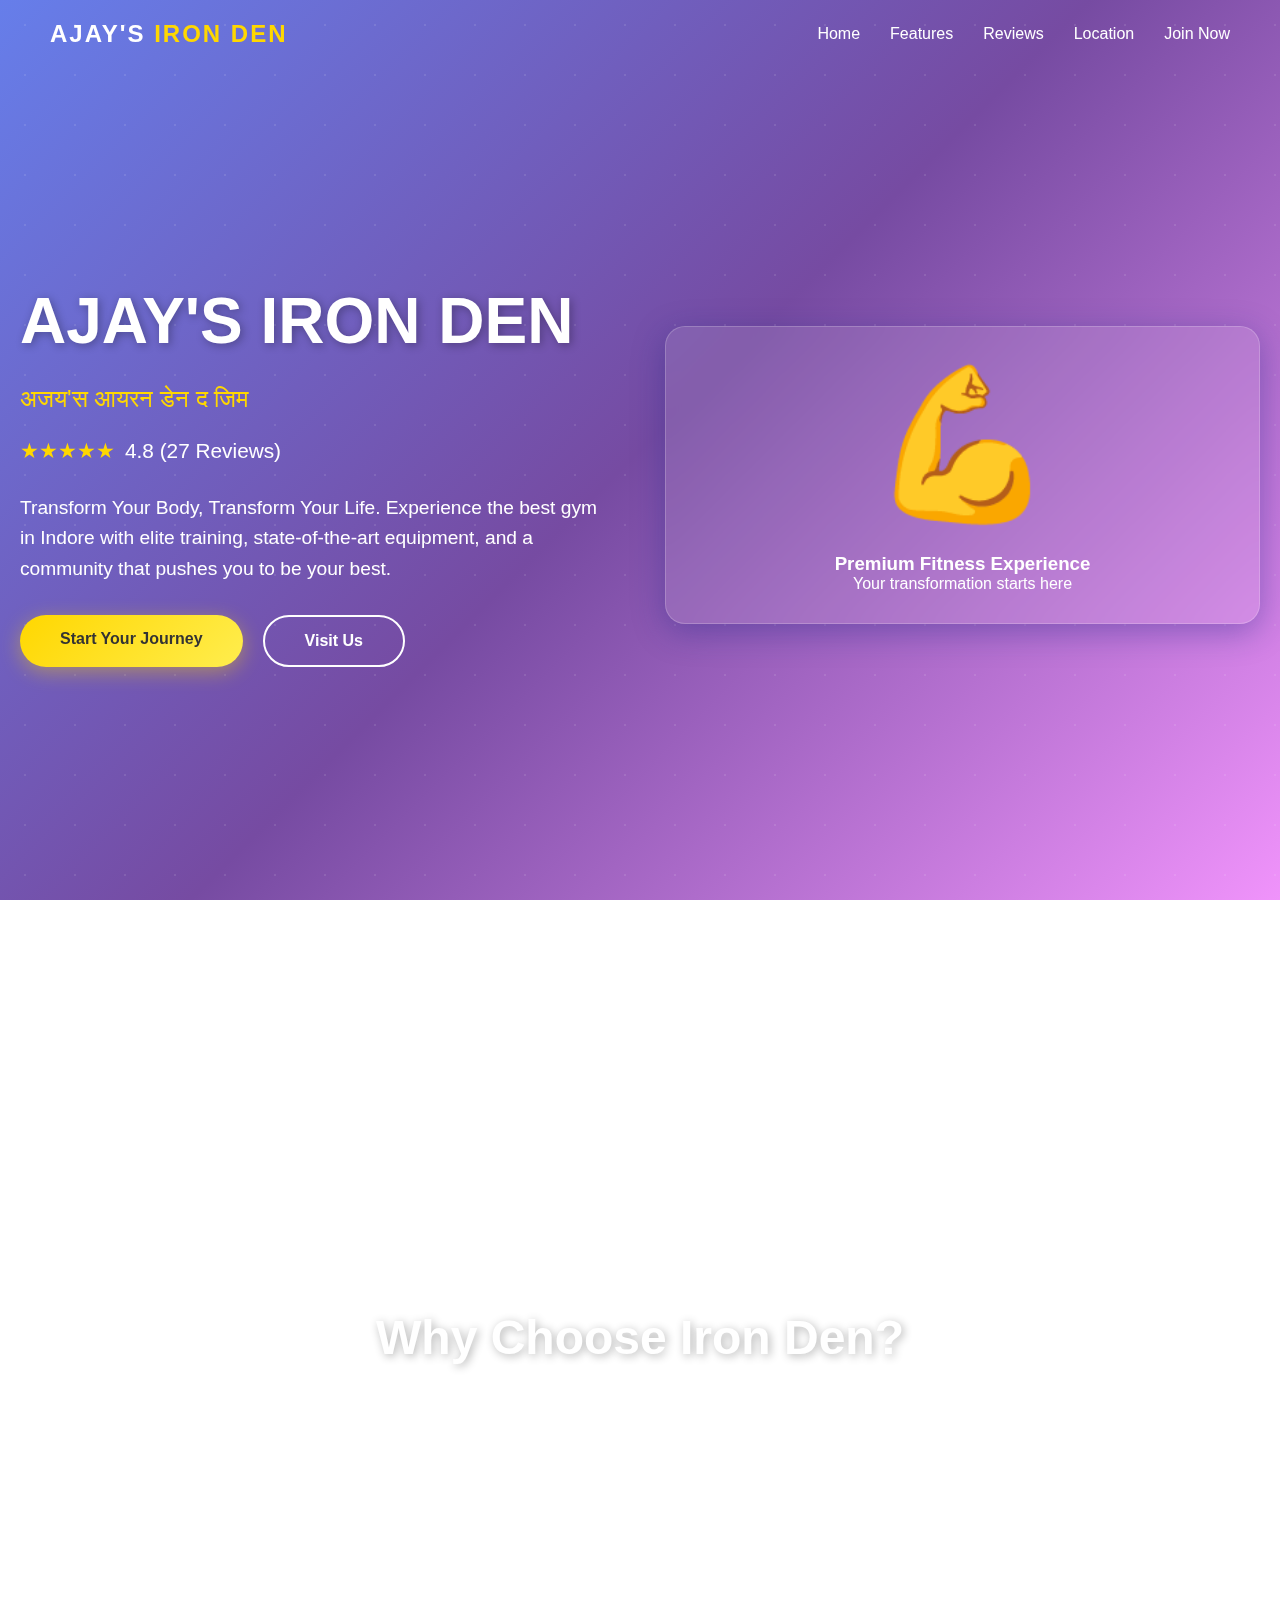
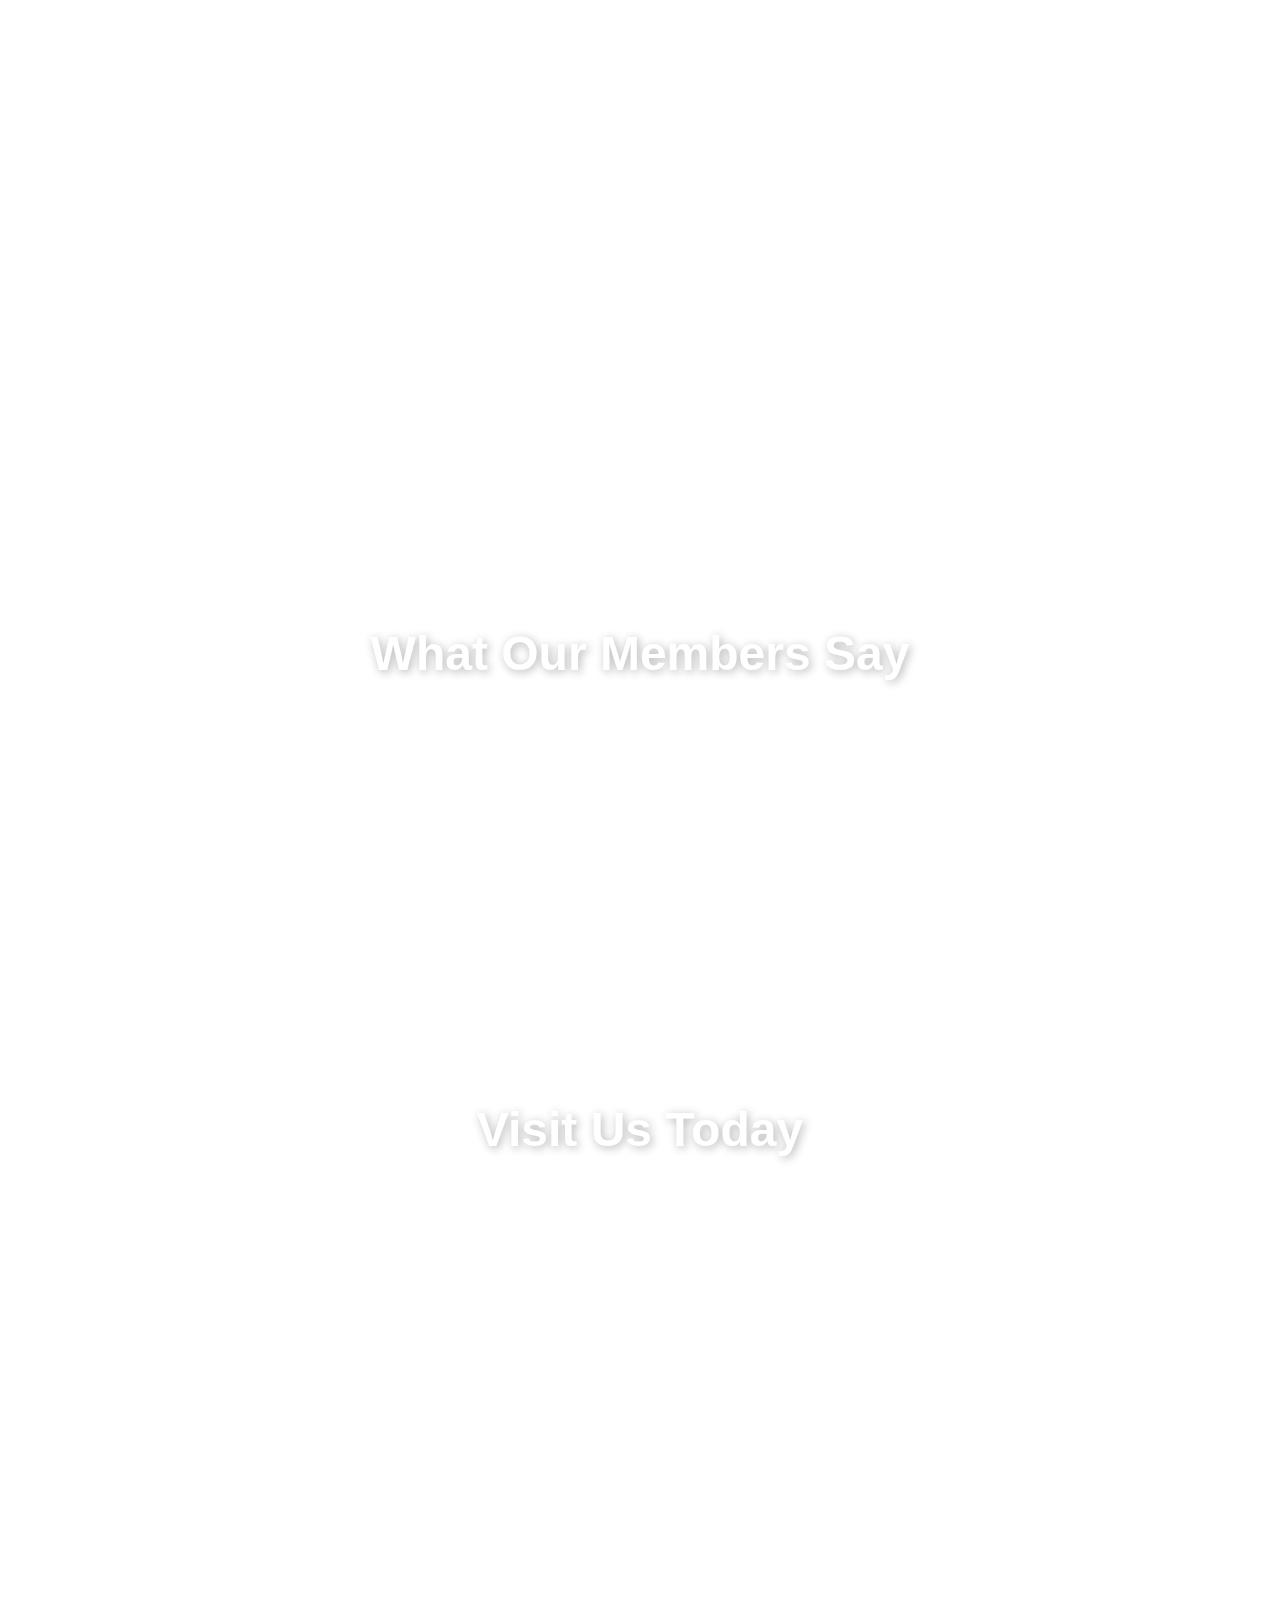
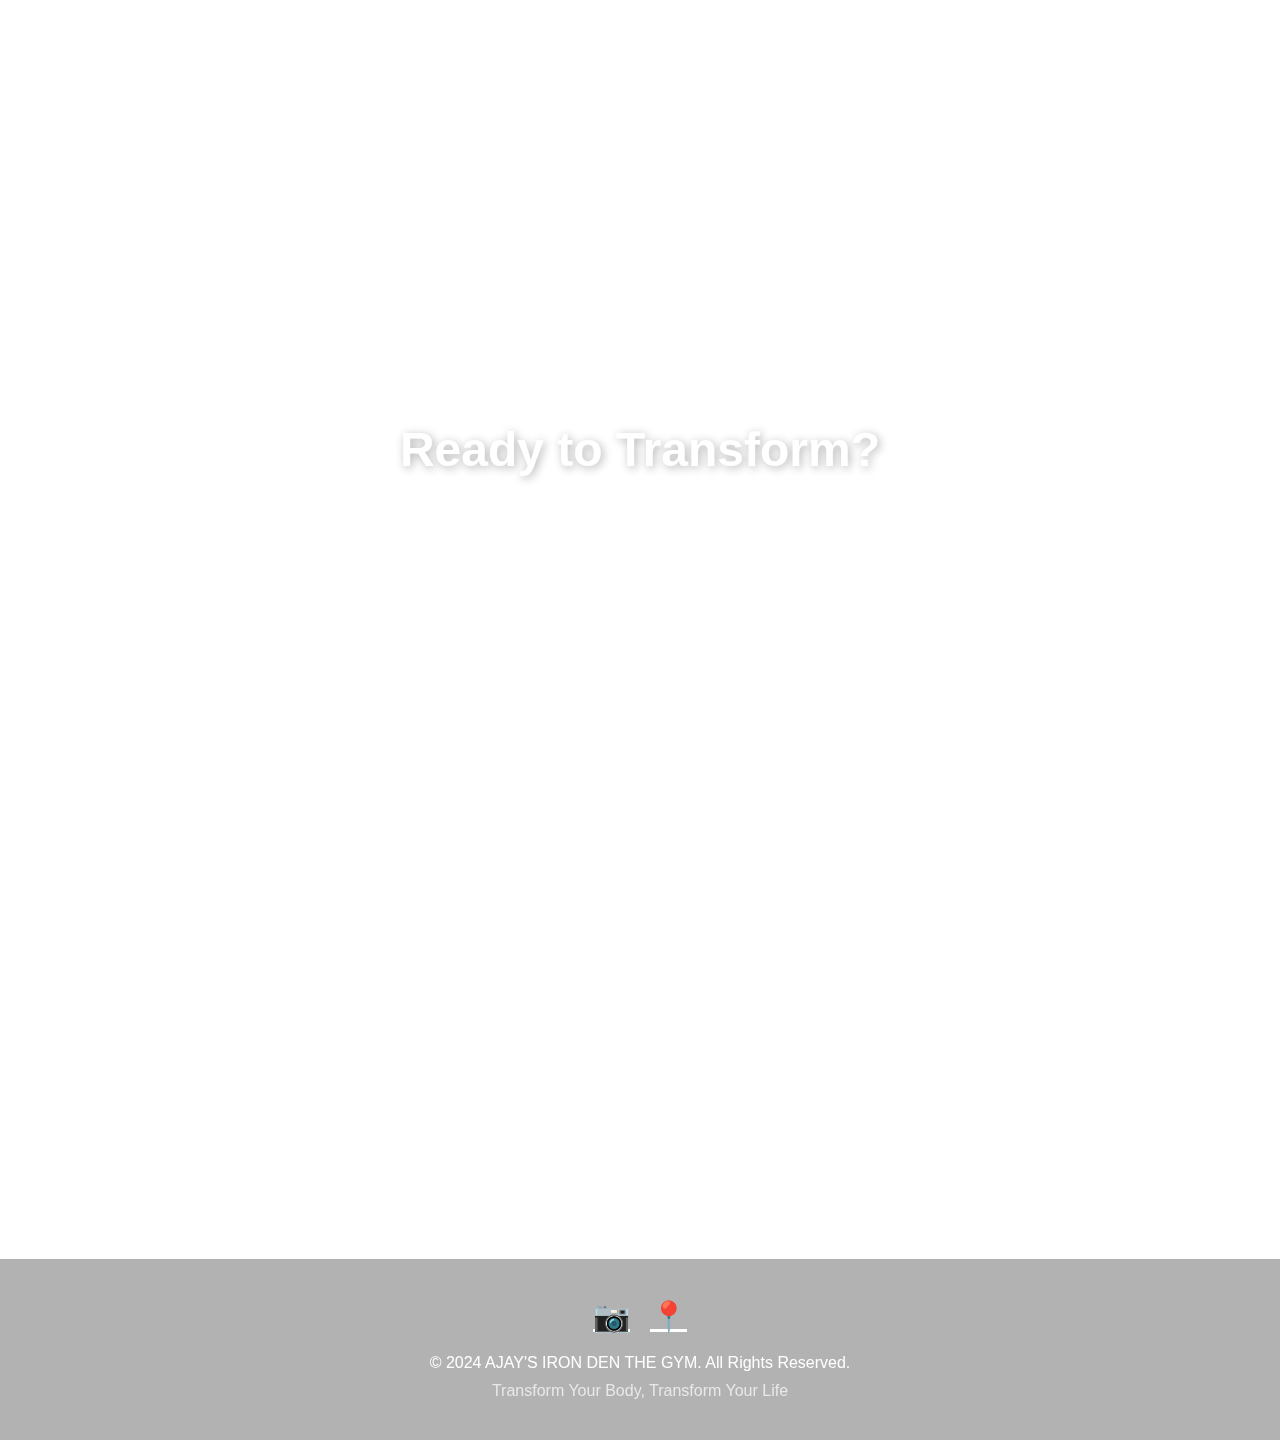
<file: irongym/glassmorphismtype.html>
<!DOCTYPE html>
<html lang="en">
<head>
    <meta charset="UTF-8">
    <meta name="viewport" content="width=device-width, initial-scale=1.0">
    <title>AJAY'S IRON DEN - Premium Gym in Indore</title>
    <style>
        * {
            margin: 0;
            padding: 0;
            box-sizing: border-box;
        }

        body {
            font-family: 'Segoe UI', Tahoma, Geneva, Verdana, sans-serif;
            background: linear-gradient(135deg, #667eea 0%, #764ba2 50%, #f093fb 100%);
            background-attachment: fixed;
            color: #fff;
            overflow-x: hidden;
        }

        /* Animated Background */
        .bg-animation {
            position: fixed;
            width: 100%;
            height: 100%;
            top: 0;
            left: 0;
            z-index: -1;
            overflow: hidden;
        }

        .bg-animation::before {
            content: '';
            position: absolute;
            width: 200%;
            height: 200%;
            background: radial-gradient(circle, rgba(255,255,255,0.1) 1px, transparent 1px);
            background-size: 50px 50px;
            animation: moveGrid 20s linear infinite;
        }

        @keyframes moveGrid {
            0% { transform: translate(0, 0); }
            100% { transform: translate(50px, 50px); }
        }

        /* Glass Card */
        .glass {
            background: rgba(255, 255, 255, 0.1);
            backdrop-filter: blur(10px);
            -webkit-backdrop-filter: blur(10px);
            border: 1px solid rgba(255, 255, 255, 0.2);
            border-radius: 20px;
            box-shadow: 0 8px 32px 0 rgba(31, 38, 135, 0.37);
        }

        /* Navigation */
        nav {
            position: fixed;
            top: 0;
            width: 100%;
            padding: 20px 50px;
            z-index: 1000;
            transition: all 0.3s;
        }

        nav.scrolled {
            background: rgba(255, 255, 255, 0.15);
            backdrop-filter: blur(15px);
            box-shadow: 0 5px 25px rgba(0,0,0,0.2);
        }

        .nav-container {
            max-width: 1400px;
            margin: 0 auto;
            display: flex;
            justify-content: space-between;
            align-items: center;
        }

        .logo {
            font-size: 24px;
            font-weight: bold;
            text-transform: uppercase;
            letter-spacing: 2px;
        }

        .logo span {
            color: #ffd700;
        }

        .nav-links {
            display: flex;
            gap: 30px;
            list-style: none;
        }

        .nav-links a {
            color: #fff;
            text-decoration: none;
            font-weight: 500;
            transition: all 0.3s;
            position: relative;
        }

        .nav-links a::after {
            content: '';
            position: absolute;
            bottom: -5px;
            left: 0;
            width: 0;
            height: 2px;
            background: #ffd700;
            transition: width 0.3s;
        }

        .nav-links a:hover::after {
            width: 100%;
        }

        /* Hero Section */
        .hero {
            min-height: 100vh;
            display: flex;
            align-items: center;
            justify-content: center;
            padding: 100px 20px 50px;
        }

        .hero-content {
            max-width: 1400px;
            width: 100%;
            display: grid;
            grid-template-columns: 1fr 1fr;
            gap: 50px;
            align-items: center;
        }

        .hero-text h1 {
            font-size: 4em;
            margin-bottom: 20px;
            line-height: 1.2;
            text-shadow: 2px 2px 10px rgba(0,0,0,0.3);
        }

        .hero-text .hindi {
            font-size: 1.5em;
            color: #ffd700;
            margin-bottom: 20px;
        }

        .hero-text p {
            font-size: 1.2em;
            margin-bottom: 30px;
            line-height: 1.6;
        }

        .rating {
            display: flex;
            align-items: center;
            gap: 10px;
            margin-bottom: 30px;
            font-size: 1.3em;
        }

        .stars {
            color: #ffd700;
        }

        .cta-buttons {
            display: flex;
            gap: 20px;
        }

        .btn {
            padding: 15px 40px;
            border-radius: 50px;
            text-decoration: none;
            font-weight: 600;
            transition: all 0.3s;
            cursor: pointer;
            border: none;
            font-size: 1em;
        }

        .btn-primary {
            background: linear-gradient(135deg, #ffd700, #ffed4e);
            color: #333;
            box-shadow: 0 5px 20px rgba(255, 215, 0, 0.4);
        }

        .btn-primary:hover {
            transform: translateY(-3px);
            box-shadow: 0 8px 30px rgba(255, 215, 0, 0.6);
        }

        .btn-secondary {
            background: transparent;
            color: #fff;
            border: 2px solid #fff;
        }

        .btn-secondary:hover {
            background: rgba(255,255,255,0.2);
            transform: translateY(-3px);
        }

        .hero-image {
            position: relative;
        }

        .hero-card {
            padding: 30px;
            text-align: center;
            animation: float 3s ease-in-out infinite;
        }

        @keyframes float {
            0%, 100% { transform: translateY(0); }
            50% { transform: translateY(-20px); }
        }

        .gym-icon {
            font-size: 150px;
            margin-bottom: 20px;
        }

        /* Stats Section */
        .stats {
            padding: 80px 20px;
        }

        .stats-container {
            max-width: 1400px;
            margin: 0 auto;
            display: grid;
            grid-template-columns: repeat(auto-fit, minmax(250px, 1fr));
            gap: 30px;
        }

        .stat-card {
            padding: 40px;
            text-align: center;
            transition: all 0.3s;
        }

        .stat-card:hover {
            transform: translateY(-10px);
        }

        .stat-number {
            font-size: 3em;
            font-weight: bold;
            color: #ffd700;
            margin-bottom: 10px;
        }

        .stat-label {
            font-size: 1.2em;
            opacity: 0.9;
        }

        /* Features Section */
        .features {
            padding: 80px 20px;
        }

        .section-title {
            text-align: center;
            font-size: 3em;
            margin-bottom: 60px;
            text-shadow: 2px 2px 10px rgba(0,0,0,0.3);
        }

        .features-grid {
            max-width: 1400px;
            margin: 0 auto;
            display: grid;
            grid-template-columns: repeat(auto-fit, minmax(300px, 1fr));
            gap: 30px;
        }

        .feature-card {
            padding: 40px;
            text-align: center;
            transition: all 0.3s;
        }

        .feature-card:hover {
            transform: scale(1.05);
        }

        .feature-icon {
            font-size: 60px;
            margin-bottom: 20px;
        }

        .feature-card h3 {
            font-size: 1.5em;
            margin-bottom: 15px;
            color: #ffd700;
        }

        .feature-card p {
            line-height: 1.6;
            opacity: 0.9;
        }

        /* Reviews Section */
        .reviews {
            padding: 80px 20px;
        }

        .reviews-grid {
            max-width: 1400px;
            margin: 0 auto;
            display: grid;
            grid-template-columns: repeat(auto-fit, minmax(350px, 1fr));
            gap: 30px;
        }

        .review-card {
            padding: 30px;
            transition: all 0.3s;
        }

        .review-card:hover {
            transform: translateY(-5px);
        }

        .review-header {
            display: flex;
            justify-content: space-between;
            align-items: center;
            margin-bottom: 15px;
        }

        .reviewer-name {
            font-weight: bold;
            font-size: 1.1em;
        }

        .review-stars {
            color: #ffd700;
        }

        .review-text {
            line-height: 1.6;
            opacity: 0.9;
        }

        /* Location Section */
        .location {
            padding: 80px 20px;
        }

        .location-container {
            max-width: 1400px;
            margin: 0 auto;
            display: grid;
            grid-template-columns: 1fr 1fr;
            gap: 40px;
        }

        .location-info {
            padding: 40px;
        }

        .info-item {
            margin-bottom: 30px;
        }

        .info-item h3 {
            color: #ffd700;
            margin-bottom: 10px;
            font-size: 1.3em;
        }

        .info-item p {
            line-height: 1.6;
            opacity: 0.9;
        }

        .timing-highlight {
            color: #4ade80;
            font-weight: bold;
        }

        .map-container {
            padding: 20px;
            min-height: 400px;
            display: flex;
            align-items: center;
            justify-content: center;
        }

        /* Contact Section */
        .contact {
            padding: 80px 20px;
        }

        .contact-container {
            max-width: 800px;
            margin: 0 auto;
            padding: 50px;
        }

        .contact-form {
            display: flex;
            flex-direction: column;
            gap: 20px;
        }

        .form-group {
            display: flex;
            flex-direction: column;
            gap: 10px;
        }

        .form-group label {
            font-weight: 500;
        }

        .form-group input,
        .form-group textarea {
            padding: 15px;
            border-radius: 10px;
            border: 1px solid rgba(255,255,255,0.3);
            background: rgba(255,255,255,0.1);
            color: #fff;
            font-size: 1em;
        }

        .form-group input::placeholder,
        .form-group textarea::placeholder {
            color: rgba(255,255,255,0.6);
        }

        .form-group textarea {
            min-height: 150px;
            resize: vertical;
        }

        /* Footer */
        footer {
            padding: 40px 20px;
            text-align: center;
            background: rgba(0,0,0,0.3);
        }

        .social-links {
            display: flex;
            justify-content: center;
            gap: 20px;
            margin-bottom: 20px;
        }

        .social-links a {
            color: #fff;
            font-size: 30px;
            transition: all 0.3s;
        }

        .social-links a:hover {
            color: #ffd700;
            transform: scale(1.2);
        }

        /* Mobile Menu */
        .mobile-menu-btn {
            display: none;
            font-size: 30px;
            cursor: pointer;
        }

        /* Responsive */
        @media (max-width: 768px) {
            .nav-links {
                display: none;
            }

            .mobile-menu-btn {
                display: block;
            }

            .hero-content {
                grid-template-columns: 1fr;
            }

            .hero-text h1 {
                font-size: 2.5em;
            }

            .location-container {
                grid-template-columns: 1fr;
            }

            .cta-buttons {
                flex-direction: column;
            }

            nav {
                padding: 20px;
            }
        }
    </style>
</head>
<body>
    <div class="bg-animation"></div>

    <!-- Navigation -->
    <nav id="navbar">
        <div class="nav-container">
            <div class="logo">
                AJAY'S <span>IRON DEN</span>
            </div>
            <ul class="nav-links">
                <li><a href="#home">Home</a></li>
                <li><a href="#features">Features</a></li>
                <li><a href="#reviews">Reviews</a></li>
                <li><a href="#location">Location</a></li>
                <li><a href="#contact">Join Now</a></li>
            </ul>
            <div class="mobile-menu-btn">☰</div>
        </div>
    </nav>

    <!-- Hero Section -->
    <section class="hero" id="home">
        <div class="hero-content">
            <div class="hero-text">
                <h1>AJAY'S IRON DEN</h1>
                <p class="hindi">अजय'स आयरन डेन द जिम</p>
                <div class="rating">
                    <span class="stars">★★★★★</span>
                    <span>4.8 (27 Reviews)</span>
                </div>
                <p>Transform Your Body, Transform Your Life. Experience the best gym in Indore with elite training, state-of-the-art equipment, and a community that pushes you to be your best.</p>
                <div class="cta-buttons">
                    <a href="#contact" class="btn btn-primary">Start Your Journey</a>
                    <a href="#location" class="btn btn-secondary">Visit Us</a>
                </div>
            </div>
            <div class="hero-image">
                <div class="glass hero-card">
                    <div class="gym-icon">💪</div>
                    <h3>Premium Fitness Experience</h3>
                    <p>Your transformation starts here</p>
                </div>
            </div>
        </div>
    </section>

    <!-- Stats Section -->
    <section class="stats">
        <div class="stats-container">
            <div class="glass stat-card">
                <div class="stat-number">500+</div>
                <div class="stat-label">Active Members</div>
            </div>
            <div class="glass stat-card">
                <div class="stat-number">4.8★</div>
                <div class="stat-label">Average Rating</div>
            </div>
            <div class="glass stat-card">
                <div class="stat-number">15+</div>
                <div class="stat-label">Years Experience</div>
            </div>
            <div class="glass stat-card">
                <div class="stat-number">100%</div>
                <div class="stat-label">Satisfaction</div>
            </div>
        </div>
    </section>

    <!-- Features Section -->
    <section class="features" id="features">
        <h2 class="section-title">Why Choose Iron Den?</h2>
        <div class="features-grid">
            <div class="glass feature-card">
                <div class="feature-icon">🏋️</div>
                <h3>Advanced Equipment</h3>
                <p>State-of-the-art machines and free weights for all your training needs. Everything you need for cardio, functional, and weight training.</p>
            </div>
            <div class="glass feature-card">
                <div class="feature-icon">👨‍🏫</div>
                <h3>Elite Trainers</h3>
                <p>Learn from Ajay Sir, a highly knowledgeable elite lifter with years of experience in transforming bodies and lives.</p>
            </div>
            <div class="glass feature-card">
                <div class="feature-icon">🎯</div>
                <h3>Personalized Training</h3>
                <p>Customized workout plans tailored to your fitness goals, whether you're a beginner or advanced athlete.</p>
            </div>
            <div class="glass feature-card">
                <div class="feature-icon">💚</div>
                <h3>Best Environment</h3>
                <p>Motivating atmosphere with enough space to train comfortably. Join a community that supports your fitness journey.</p>
            </div>
            <div class="glass feature-card">
                <div class="feature-icon">🏃</div>
                <h3>Cardio Zone</h3>
                <p>Dedicated cardio area with treadmills, cycles, and cross-trainers to boost your endurance and burn calories.</p>
            </div>
            <div class="glass feature-card">
                <div class="feature-icon">⚡</div>
                <h3>Functional Training</h3>
                <p>Functional training area for explosive strength, agility, and real-world fitness applications.</p>
            </div>
        </div>
    </section>

    <!-- Reviews Section -->
    <section class="reviews" id="reviews">
        <h2 class="section-title">What Our Members Say</h2>
        <div class="reviews-grid">
            <div class="glass review-card">
                <div class="review-header">
                    <div class="reviewer-name">Mayur Shivhare</div>
                    <div class="review-stars">★★★★★</div>
                </div>
                <p class="review-text">"A very good gym with all the required machines and enough space. Trainer and owner Ajay sir is highly knowledgeable and himself an elite lifter."</p>
            </div>
            <div class="glass review-card">
                <div class="review-header">
                    <div class="reviewer-name">Sujal Saini</div>
                    <div class="review-stars">★★★★★</div>
                </div>
                <p class="review-text">"Best gym in the area. Best environment for workout. The equipment is top-notch and the atmosphere is incredibly motivating!"</p>
            </div>
            <div class="glass review-card">
                <div class="review-header">
                    <div class="reviewer-name">Prof. Dheeraj Mandloi</div>
                    <div class="review-stars">★★★★★</div>
                </div>
                <p class="review-text">"Very good gym for cardio, functional training and weight training workout. Everything you need under one roof with professional guidance."</p>
            </div>
        </div>
    </section>

    <!-- Location Section -->
    <section class="location" id="location">
        <h2 class="section-title">Visit Us Today</h2>
        <div class="location-container">
            <div class="glass location-info">
                <div class="info-item">
                    <h3>📍 Address</h3>
                    <p>1, Khadwa Road, Khandwa Naka<br>
                    Bhavna Nagar, Indore<br>
                    Madhya Pradesh 452001</p>
                </div>
                <div class="info-item">
                    <h3>⏰ Gym Timings</h3>
                    <p><span class="timing-highlight">Opens: 6:00 AM Daily</span><br>
                    Experience early morning workouts to kickstart your day with energy and motivation!</p>
                </div>
                <div class="info-item">
                    <h3>📞 Get In Touch</h3>
                    <p>Visit us to learn more about our membership plans and facilities. Our team is ready to help you achieve your fitness goals!</p>
                </div>
                <div class="info-item">
                    <h3>🌟 Why Visit?</h3>
                    <p>• Free trial session available<br>
                    • Tour our facilities<br>
                    • Meet our expert trainers<br>
                    • Flexible membership plans</p>
                </div>
            </div>
            <div class="glass map-container">
                <div style="text-align: center;">
                    <div style="font-size: 80px; margin-bottom: 20px;">📍</div>
                    <h3 style="color: #ffd700; margin-bottom: 15px;">Find Us on Map</h3>
                    <p style="margin-bottom: 20px;">Located at Khandwa Naka, Bhavna Nagar</p>
                    <a href="https://www.google.com/maps/place/AJAY'S+IRON+DEN+THE+GYM/@22.6738292,75.8801444,17z" 
                       target="_blank" 
                       class="btn btn-primary">Open in Google Maps</a>
                </div>
            </div>
        </div>
    </section>

    <!-- Contact Section -->
    <section class="contact" id="contact">
        <h2 class="section-title">Ready to Transform?</h2>
        <div class="glass contact-container">
            <form class="contact-form" onsubmit="handleSubmit(event)">
                <div class="form-group">
                    <label>Your Name</label>
                    <input type="text" placeholder="Enter your name" required>
                </div>
                <div class="form-group">
                    <label>Phone Number</label>
                    <input type="tel" placeholder="Enter your phone number" required>
                </div>
                <div class="form-group">
                    <label>Email Address</label>
                    <input type="email" placeholder="Enter your email">
                </div>
                <div class="form-group">
                    <label>Fitness Goals</label>
                    <textarea placeholder="Tell us about your fitness goals and what you want to achieve..."></textarea>
                </div>
                <button type="submit" class="btn btn-primary" style="width: 100%;">Join Iron Den Today</button>
            </form>
        </div>
    </section>

    <!-- Footer -->
    <footer>
        <div class="social-links">
            <a href="https://www.instagram.com/irondenthegym/" target="_blank">📷</a>
            <a href="https://www.google.com/maps/place/AJAY'S+IRON+DEN+THE+GYM/@22.6738292,75.8801444,17z" target="_blank">📍</a>
        </div>
        <p>&copy; 2024 AJAY'S IRON DEN THE GYM. All Rights Reserved.</p>
        <p style="opacity: 0.7; margin-top: 10px;">Transform Your Body, Transform Your Life</p>
    </footer>

    <script>
        // Navbar scroll effect
        window.addEventListener('scroll', function() {
            const navbar = document.getElementById('navbar');
            if (window.scrollY > 50) {
                navbar.classList.add('scrolled');
            } else {
                navbar.classList.remove('scrolled');
            }
        });

        // Smooth scrolling
        document.querySelectorAll('a[href^="#"]').forEach(anchor => {
            anchor.addEventListener('click', function (e) {
                e.preventDefault();
                const target = document.querySelector(this.getAttribute('href'));
                if (target) {
                    target.scrollIntoView({
                        behavior: 'smooth',
                        block: 'start'
                    });
                }
            });
        });

        // Form submission
        function handleSubmit(event) {
            event.preventDefault();
            alert('Thank you for your interest! We will contact you soon to discuss your fitness journey at Iron Den!');
            event.target.reset();
        }

        // Add animation on scroll
        const observerOptions = {
            threshold: 0.1,
            rootMargin: '0px 0px -100px 0px'
        };

        const observer = new IntersectionObserver(function(entries) {
            entries.forEach(entry => {
                if (entry.isIntersecting) {
                    entry.target.style.opacity = '1';
                    entry.target.style.transform = 'translateY(0)';
                }
            });
        }, observerOptions);

        document.querySelectorAll('.glass').forEach(el => {
            el.style.opacity = '0';
            el.style.transform = 'translateY(30px)';
            el.style.transition = 'all 0.6s ease-out';
            observer.observe(el);
        });
    </script>
</body>
</html>
</file>
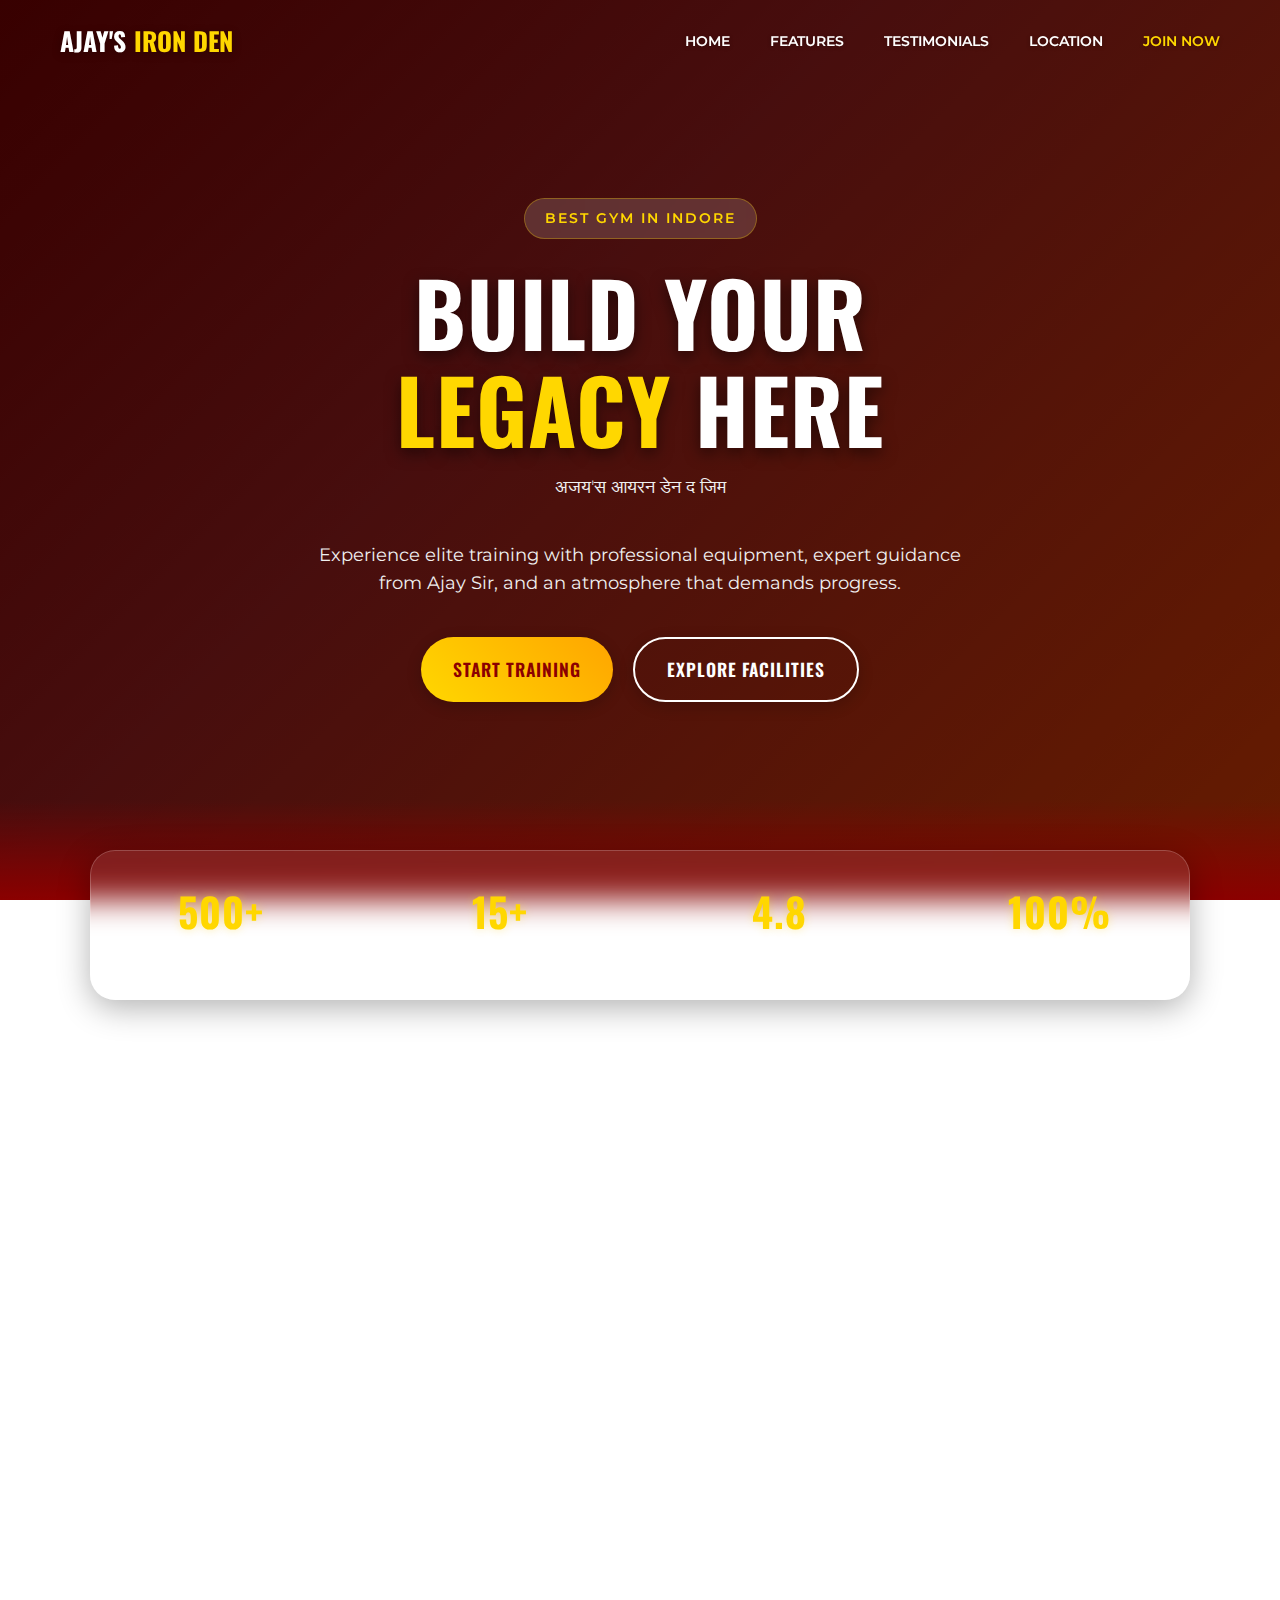
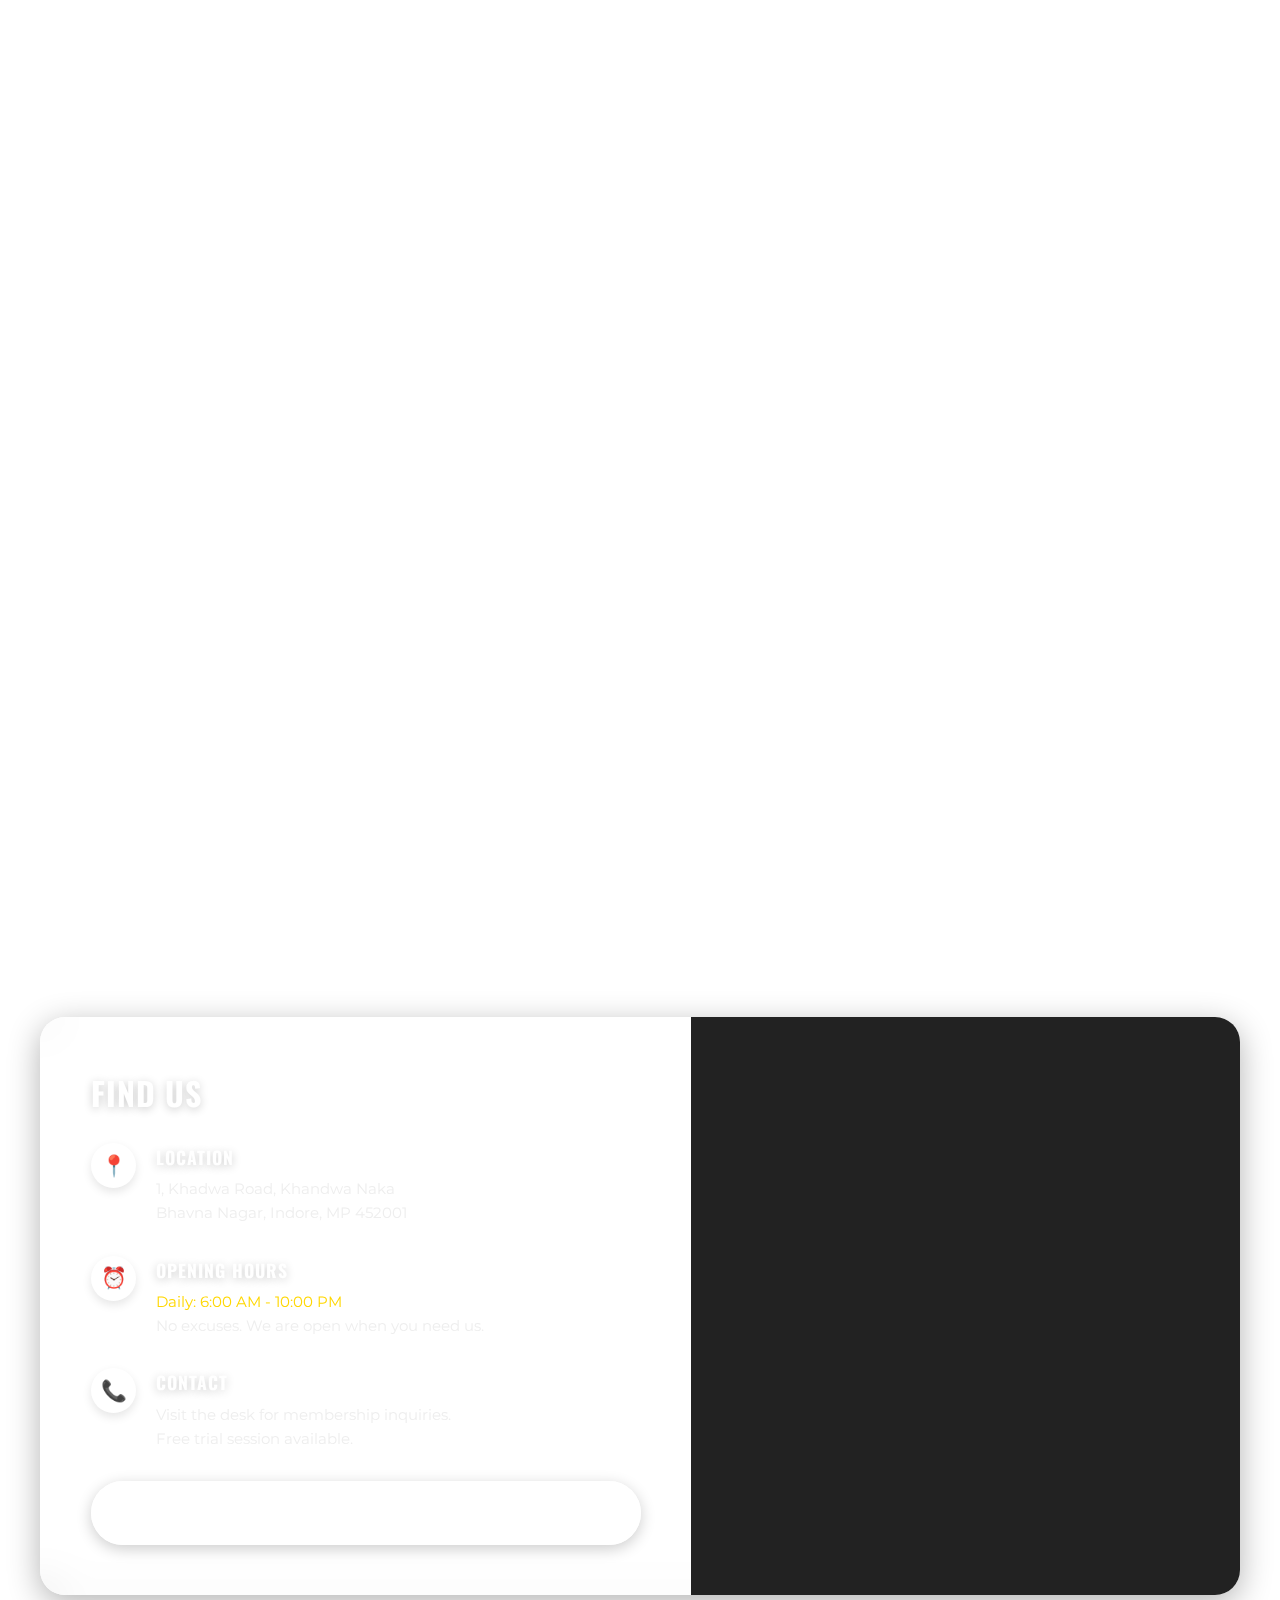
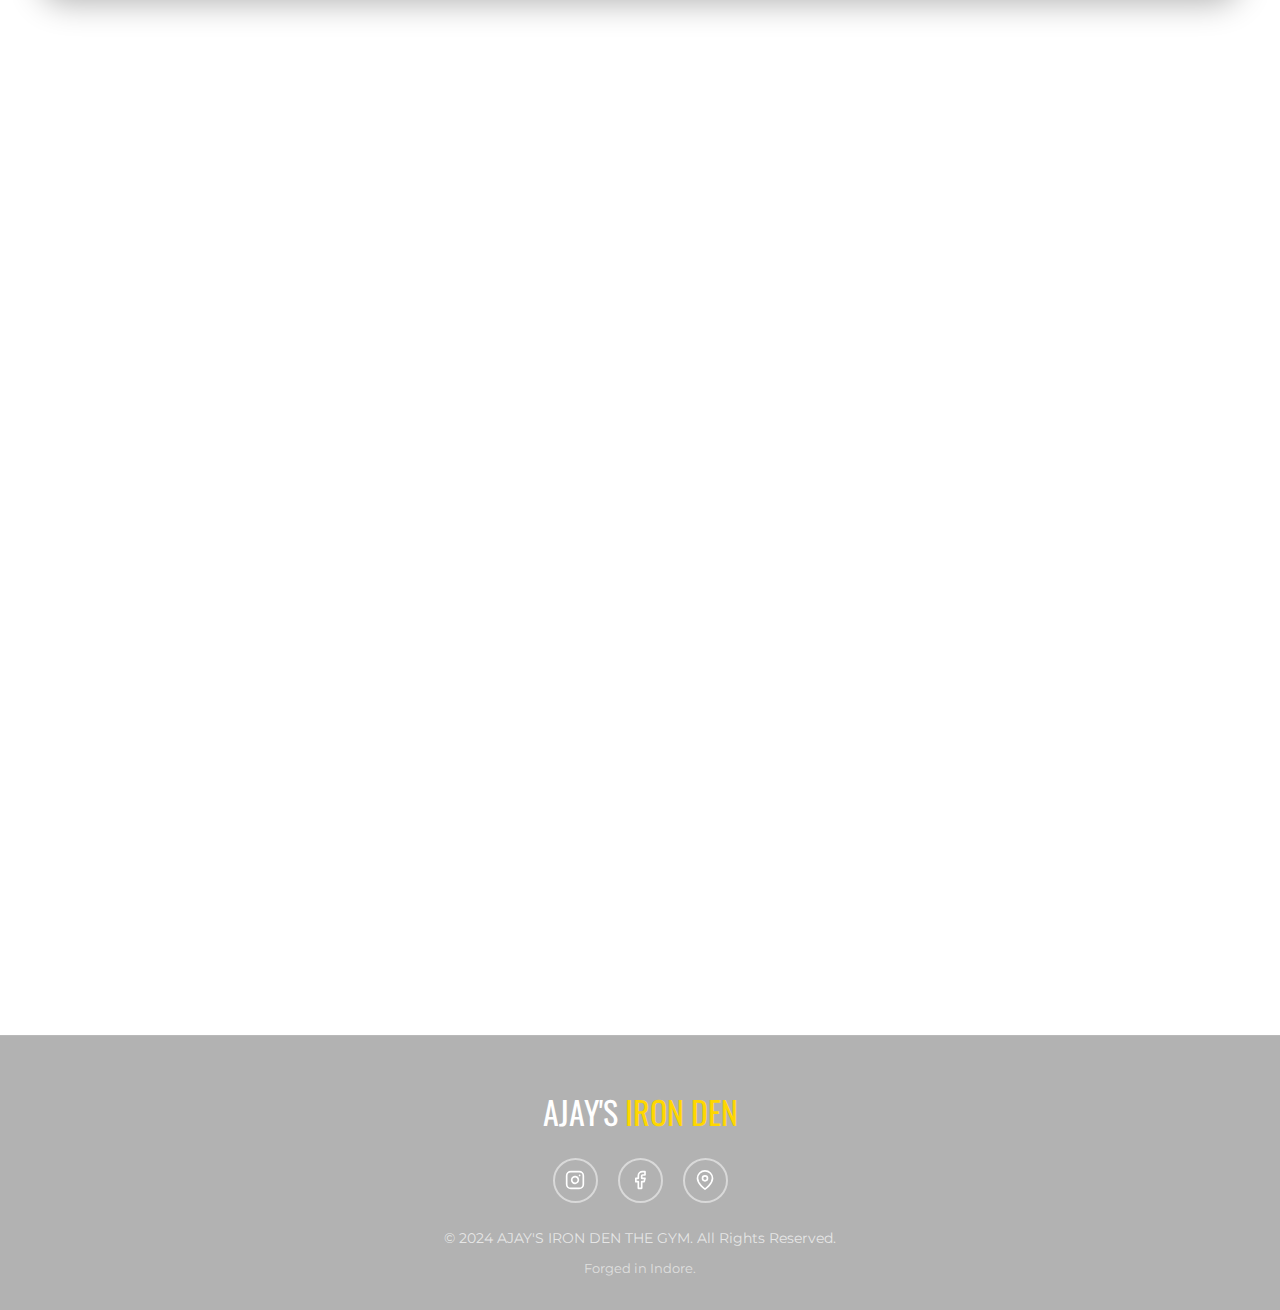
<file: irongym/red.html>
<!DOCTYPE html>
<html lang="en">
<head>
    <meta charset="UTF-8">
    <meta name="viewport" content="width=device-width, initial-scale=1.0">
    <title>AJAY'S IRON DEN | Premium Gym in Indore</title>
    
    <link rel="preconnect" href="https://fonts.googleapis.com">
    <link rel="preconnect" href="https://fonts.gstatic.com" crossorigin>
    <link href="https://fonts.googleapis.com/css2?family=Montserrat:wght@300;400;500;600&family=Oswald:wght@400;600;700&display=swap" rel="stylesheet">

    <style>
        /* --- VARIABLES & RESET --- */
        :root {
            --primary: #FFD700; /* Gold */
            --primary-hover: #ffea70;
            --text-light: #ffffff;
            --bg-gradient: linear-gradient(135deg, #8B0000 0%, #B22222 40%, #FF4500 100%);
            --glass-bg: rgba(255, 255, 255, 0.1);
            --glass-border: rgba(255, 255, 255, 0.2);
            --shadow: 0 8px 32px 0 rgba(0, 0, 0, 0.3);
            
            /* Radius Variables */
            --radius-lg: 25px;
            --radius-md: 15px;
            --radius-btn: 50px;
            
            --section-spacing: 100px;
        }

        * {
            margin: 0;
            padding: 0;
            box-sizing: border-box;
        }

        html {
            scroll-behavior: smooth;
        }

        body {
            font-family: 'Montserrat', sans-serif;
            background: var(--bg-gradient);
            background-attachment: fixed;
            color: #fff;
            overflow-x: hidden;
            line-height: 1.6;
        }

        h1, h2, h3, h4, h5, h6 {
            font-family: 'Oswald', sans-serif;
            text-transform: uppercase;
            font-weight: 700;
            letter-spacing: 1px;
            margin: 0;
            text-shadow: 0 2px 10px rgba(0,0,0,0.2);
        }

        a { text-decoration: none; color: inherit; transition: 0.3s; }
        ul { list-style: none; }

        /* --- UTILITIES --- */
        .container {
            max-width: 1200px;
            margin: 0 auto;
            padding: 0 20px; /* Reduced side padding slightly for mobile */
        }

        .section-title {
            font-size: clamp(2rem, 5vw, 3rem); /* Responsive font scaling */
            text-align: center;
            margin-bottom: 1rem;
            color: var(--text-light);
            text-shadow: 0 4px 15px rgba(0,0,0,0.3);
            line-height: 1.2;
        }

        .section-subtitle {
            text-align: center;
            color: var(--primary);
            font-size: 1.1rem;
            font-weight: 600;
            margin-bottom: 4rem;
            text-transform: uppercase;
            letter-spacing: 2px;
            text-shadow: 0 2px 4px rgba(0,0,0,0.3);
        }

        .highlight { color: var(--primary); }

        /* Glassmorphism Card Style */
        .glass-card {
            background: var(--glass-bg);
            backdrop-filter: blur(12px);
            -webkit-backdrop-filter: blur(12px);
            border: 1px solid var(--glass-border);
            border-radius: var(--radius-lg);
            box-shadow: var(--shadow);
        }

        .btn {
            display: inline-flex;
            align-items: center;
            justify-content: center;
            padding: 16px 32px;
            font-family: 'Oswald', sans-serif;
            font-size: 1.1rem;
            font-weight: 600;
            text-transform: uppercase;
            letter-spacing: 1px;
            border: none;
            cursor: pointer;
            transition: all 0.3s ease;
            position: relative;
            z-index: 1;
            text-align: center;
            border-radius: var(--radius-btn);
            box-shadow: 0 4px 15px rgba(0,0,0,0.2);
            white-space: nowrap;
        }

        .btn-primary {
            background: linear-gradient(45deg, var(--primary), #FFA500);
            color: #8B0000;
        }

        .btn-primary:hover {
            transform: translateY(-3px);
            box-shadow: 0 8px 25px rgba(255, 215, 0, 0.4);
            color: #000;
        }

        .btn-outline {
            background: transparent;
            color: #fff;
            border: 2px solid #fff;
        }

        .btn-outline:hover {
            background: #fff;
            color: #8B0000;
            transform: translateY(-3px);
            box-shadow: 0 8px 25px rgba(255, 255, 255, 0.2);
        }

        /* --- NAVIGATION --- */
        nav {
            position: fixed;
            top: 0;
            width: 100%;
            z-index: 1000;
            padding: 20px 0;
            transition: 0.4s;
        }

        nav.scrolled {
            background: rgba(139, 0, 0, 0.9);
            padding: 15px 0;
            border-bottom: 1px solid rgba(255, 255, 255, 0.1);
            backdrop-filter: blur(10px);
            box-shadow: 0 5px 20px rgba(0,0,0,0.2);
        }

        .nav-wrapper {
            display: flex;
            justify-content: space-between;
            align-items: center;
        }

        .logo {
            font-size: 1.6rem;
            font-weight: 700;
            font-family: 'Oswald', sans-serif;
            color: #fff;
            display: flex;
            align-items: center;
            text-shadow: 0 2px 10px rgba(0,0,0,0.3);
            z-index: 1001; /* Above mobile menu */
        }

        .logo span { color: var(--primary); margin-left: 8px; }

        .nav-links {
            display: flex;
            gap: 40px;
            align-items: center;
        }

        .nav-links a {
            font-size: 0.9rem;
            font-weight: 600;
            text-transform: uppercase;
            position: relative;
            padding: 5px 0;
            text-shadow: 0 1px 4px rgba(0,0,0,0.3);
        }

        .nav-links a::after {
            content: '';
            position: absolute;
            bottom: 0;
            left: 50%;
            transform: translateX(-50%);
            width: 0;
            height: 2px;
            background-color: var(--primary);
            transition: 0.3s;
            border-radius: 2px;
        }

        .nav-links a:hover::after { width: 100%; }
        .nav-links a:hover { color: var(--primary); }

        .mobile-toggle {
            display: none;
            font-size: 1.8rem;
            color: #fff;
            cursor: pointer;
            line-height: 1;
            z-index: 1001;
        }

        /* --- HERO SECTION --- */
        .hero {
            min-height: 100vh;
            /* Use dvh for mobile address bar support */
            min-height: 100dvh; 
            position: relative;
            display: flex;
            align-items: center;
            background: linear-gradient(rgba(0,0,0,0.6), rgba(0,0,0,0.6)), url('https://images.unsplash.com/photo-1534438327276-14e5300c3a48?q=80&w=1470&auto=format&fit=crop');
            background-size: cover;
            background-position: center;
            background-attachment: fixed;
            padding-top: 80px;
            padding-bottom: 80px; /* Space for bottom graphics */
        }

        /* Mobile Fix for Background Attachment */
        @media (hover: none) {
            body, .hero {
                background-attachment: scroll;
            }
        }

        .hero::after {
            content: '';
            position: absolute;
            bottom: 0;
            left: 0;
            width: 100%;
            height: 100px;
            background: linear-gradient(to top, #8B0000, transparent);
            pointer-events: none;
        }

        .hero-content {
            position: relative;
            z-index: 2;
            width: 100%;
            max-width: 900px;
            text-align: center;
        }

        .hero-tag {
            display: inline-block;
            background: rgba(255, 255, 255, 0.15);
            backdrop-filter: blur(5px);
            color: var(--primary);
            padding: 8px 20px;
            border-radius: 50px;
            font-weight: 600;
            text-transform: uppercase;
            letter-spacing: 2px;
            margin-bottom: 24px;
            font-size: 0.9rem;
            border: 1px solid rgba(255, 215, 0, 0.3);
            animation: fadeInDown 0.8s ease;
        }

        .hero h1 {
            /* CLAMP: Min 2.8rem, Max 5.5rem based on screen width */
            font-size: clamp(2.8rem, 8vw, 5.5rem);
            line-height: 1.1;
            margin-bottom: 16px;
            text-shadow: 0 5px 15px rgba(0,0,0,0.5);
            animation: scaleIn 1s ease;
        }

        .hindi-sub {
            font-size: clamp(1.2rem, 3vw, 1.5rem);
            color: rgba(255, 255, 255, 0.9);
            margin-bottom: 24px;
            font-weight: 300;
            animation: fadeInRight 1.2s ease;
        }

        .hero p {
            font-size: 1.1rem;
            color: #f0f0f0;
            margin-bottom: 40px;
            max-width: 700px;
            margin-left: auto;
            margin-right: auto;
            animation: fadeInUp 1.4s ease;
            padding: 0 10px;
        }

        .hero-btns {
            display: flex;
            justify-content: center;
            gap: 20px;
            flex-wrap: wrap; /* Wraps on very small screens */
            animation: fadeInUp 1.6s ease;
        }

        /* --- STATS BAR --- */
        .stats-bar {
            background: rgba(255, 255, 255, 0.1);
            backdrop-filter: blur(15px);
            border-top: 1px solid rgba(255, 255, 255, 0.2);
            border-bottom: 1px solid rgba(255, 255, 255, 0.2);
            padding: 40px 0;
            position: relative;
            z-index: 10;
            margin: -50px auto 20px auto; /* Overlap hero slightly */
            border-radius: var(--radius-lg);
            max-width: 1100px;
        }

        .stats-grid {
            display: grid;
            grid-template-columns: repeat(4, 1fr);
            gap: 20px;
            text-align: center;
            align-items: center;
        }

        .stat-item h3 {
            color: var(--primary);
            font-size: 2.5rem;
            line-height: 1;
            margin-bottom: 8px;
            text-shadow: 0 0 10px rgba(255, 215, 0, 0.3);
        }

        .stat-item p {
            color: #fff;
            font-weight: 600;
            text-transform: uppercase;
            font-size: 0.8rem;
            margin: 0;
            letter-spacing: 1px;
        }

        /* --- FEATURES --- */
        .features {
            padding: var(--section-spacing) 0;
            position: relative;
        }

        .features-grid {
            display: grid;
            /* Changed to 280px to fit smaller mobile screens without horizontal scroll */
            grid-template-columns: repeat(auto-fit, minmax(280px, 1fr));
            gap: 30px;
        }

        .feature-card {
            background: var(--glass-bg);
            backdrop-filter: blur(12px);
            border: 1px solid var(--glass-border);
            border-radius: var(--radius-lg);
            padding: 30px;
            transition: 0.4s;
            position: relative;
            overflow: hidden;
            display: flex;
            flex-direction: column;
            height: 100%;
        }

        .feature-card:hover {
            transform: translateY(-10px);
            background: rgba(255, 255, 255, 0.15);
            border-color: var(--primary);
            box-shadow: 0 15px 30px rgba(0,0,0,0.2);
        }

        .icon-box {
            font-size: 3rem;
            margin-bottom: 20px;
            background: linear-gradient(180deg, #FFD700, #FFA500);
            -webkit-background-clip: text;
            -webkit-text-fill-color: transparent;
            filter: drop-shadow(0 4px 6px rgba(0,0,0,0.3));
        }

        .feature-card h3 {
            font-size: 1.4rem;
            margin-bottom: 12px;
        }

        .feature-card p {
            color: rgba(255, 255, 255, 0.85);
            font-size: 0.95rem;
            margin-top: auto;
        }

        /* --- REVIEWS --- */
        .reviews {
            padding: var(--section-spacing) 0;
        }
        
        .reviews-grid {
            display: grid;
            grid-template-columns: repeat(auto-fit, minmax(280px, 1fr));
            gap: 30px;
        }

        .review-card {
            background: rgba(0, 0, 0, 0.2);
            backdrop-filter: blur(10px);
            border-radius: var(--radius-lg);
            padding: 30px;
            border: 1px solid var(--glass-border);
            display: flex;
            flex-direction: column;
            height: 100%;
            transition: 0.3s;
        }

        .review-card:hover {
            transform: scale(1.02);
            background: rgba(0, 0, 0, 0.3);
        }

        .review-header {
            display: flex;
            justify-content: space-between;
            align-items: center;
            margin-bottom: 20px;
        }

        .stars { color: var(--primary); letter-spacing: 2px; font-size: 0.9rem; }
        
        .reviewer-name {
            font-weight: 700;
            font-size: 1rem;
            color: #fff;
        }

        .review-text {
            color: #eee;
            font-style: italic;
            font-size: 1rem;
            line-height: 1.6;
        }

        /* --- LOCATION --- */
        .location-section {
            padding: 40px 20px;
        }

        .location-container {
            max-width: 1200px;
            margin: 0 auto;
            display: flex;
            flex-wrap: wrap;
            border-radius: var(--radius-lg);
            overflow: hidden;
            box-shadow: var(--shadow);
        }

        .map-side, .info-side {
            flex: 1;
            min-width: 300px;
        }

        .map-side {
            background: #222;
            position: relative;
            min-height: 400px;
        }

        .map-frame {
            width: 100%;
            height: 100%;
            border: 0;
            display: block;
            filter: contrast(1.1);
        }

        .info-side {
            background: rgba(255, 255, 255, 0.1);
            backdrop-filter: blur(20px);
            padding: 50px;
            display: flex;
            flex-direction: column;
            justify-content: center;
            border-left: 1px solid rgba(255, 255, 255, 0.1);
        }

        .info-item {
            margin-bottom: 30px;
            display: flex;
            align-items: flex-start;
            gap: 20px;
        }

        .info-icon {
            flex-shrink: 0;
            width: 45px;
            height: 45px;
            background: rgba(255, 255, 255, 0.2);
            color: var(--primary);
            display: flex;
            align-items: center;
            justify-content: center;
            font-size: 1.3rem;
            border-radius: 50%;
            box-shadow: 0 4px 10px rgba(0,0,0,0.1);
        }

        .info-content h4 {
            font-size: 1.1rem;
            margin-bottom: 6px;
            color: #fff;
        }

        .info-content p { color: #eee; margin: 0; font-size: 0.95rem; }

        /* --- CONTACT FORM --- */
        .contact {
            padding: var(--section-spacing) 0;
        }

        .form-container {
            max-width: 800px;
            margin: 0 auto;
            background: var(--glass-bg);
            backdrop-filter: blur(15px);
            padding: 50px;
            border-radius: 30px;
            border: 1px solid var(--glass-border);
            box-shadow: var(--shadow);
        }

        .form-group { margin-bottom: 25px; }

        .form-group label {
            display: block;
            margin-bottom: 10px;
            color: var(--primary);
            font-weight: 600;
            font-size: 0.8rem;
            text-transform: uppercase;
            letter-spacing: 1px;
        }

        .form-control {
            width: 100%;
            padding: 14px 18px;
            background: rgba(255, 255, 255, 0.1);
            border: 1px solid rgba(255, 255, 255, 0.3);
            color: #fff;
            font-family: 'Montserrat', sans-serif;
            font-size: 1rem;
            transition: 0.3s;
            border-radius: var(--radius-md);
        }

        .form-control:focus {
            outline: none;
            border-color: var(--primary);
            background: rgba(255, 255, 255, 0.2);
        }

        textarea.form-control { resize: vertical; min-height: 120px; }

        /* --- FOOTER --- */
        footer {
            background: rgba(0, 0, 0, 0.3);
            padding: 50px 0 30px;
            text-align: center;
            border-top: 1px solid rgba(255, 255, 255, 0.1);
        }

        .footer-logo {
            font-family: 'Oswald', sans-serif;
            font-size: 2rem;
            margin-bottom: 20px;
            display: inline-block;
        }
        
        .footer-logo span { color: var(--primary); }

        .social-links {
            display: flex;
            justify-content: center;
            gap: 20px;
            margin-bottom: 25px;
        }

        .social-icon {
            width: 45px;
            height: 45px;
            border: 2px solid rgba(255, 255, 255, 0.5);
            display: flex;
            align-items: center;
            justify-content: center;
            border-radius: 50%;
            transition: 0.3s;
            color: #fff;
        }

        .social-icon:hover {
            border-color: var(--primary);
            color: var(--primary);
            background: rgba(255, 255, 255, 0.1);
            transform: translateY(-3px);
        }

        .copyright {
            color: rgba(255, 255, 255, 0.7);
            font-size: 0.85rem;
        }

        /* --- ANIMATIONS --- */
        @keyframes fadeInRight { from { opacity: 0; transform: translateX(-50px); } to { opacity: 1; transform: translateX(0); } }
        @keyframes fadeInUp { from { opacity: 0; transform: translateY(50px); } to { opacity: 1; transform: translateY(0); } }
        @keyframes fadeInDown { from { opacity: 0; transform: translateY(-20px); } to { opacity: 1; transform: translateY(0); } }
        @keyframes scaleIn { from { opacity: 0; transform: scale(0.9); } to { opacity: 1; transform: scale(1); } }

        .fade-in-section {
            opacity: 0;
            transform: translateY(30px);
            transition: opacity 0.8s ease-out, transform 0.8s ease-out;
        }
        
        .fade-in-section.is-visible { opacity: 1; transform: translateY(0); }

        /* --- RESPONSIVE QUERIES --- */
        
        /* Tablet & Small Desktop */
        @media (max-width: 992px) {
            .stats-bar {
                margin: 20px 20px; 
                padding: 30px 20px;
            }
            .stats-grid { grid-template-columns: repeat(2, 1fr); gap: 30px; }
            .location-container { flex-direction: column; }
            .map-side, .info-side { width: 100%; }
        }

        /* Mobile Devices */
        @media (max-width: 768px) {
            :root { --section-spacing: 60px; } /* Reduce spacing */
            
            .mobile-toggle { display: block; }
            
            .nav-links {
                position: fixed;
                top: 70px; /* Navbar height */
                left: -100%;
                width: 100%;
                background: rgba(139, 0, 0, 0.98); /* Solid bg for readability */
                flex-direction: column;
                align-items: center;
                padding: 40px 0;
                transition: 0.4s;
                border-bottom: 1px solid var(--primary);
                box-shadow: 0 10px 30px rgba(0,0,0,0.5);
                backdrop-filter: blur(15px);
            }
            .nav-links.active { left: 0; }
            
            .hero-btns { flex-direction: column; width: 100%; padding: 0 20px; }
            .btn { width: 100%; }
            
            .stats-bar { margin: 20px 0; border-radius: 0; border-left: 0; border-right: 0; }
            
            .form-container { padding: 30px 20px; }
            .info-side { padding: 40px 25px; }
            .info-item { gap: 15px; }
            
            .section-title { font-size: 2.2rem; }
            .section-subtitle { margin-bottom: 2.5rem; }
        }
        
        /* Small Phones */
        @media (max-width: 480px) {
            .stats-grid { grid-template-columns: 1fr; gap: 30px; }
            .hero h1 { font-size: 2.5rem; }
            .section-title { font-size: 1.8rem; }
            .feature-card, .review-card { padding: 25px; }
        }
    </style>
</head>
<body>

    <nav id="navbar">
        <div class="container nav-wrapper">
            <div class="logo">AJAY'S <span>IRON DEN</span></div>
            <div class="mobile-toggle" onclick="toggleMenu()">☰</div>
            <ul class="nav-links" id="navLinks">
                <li><a href="#home" onclick="toggleMenu()">Home</a></li>
                <li><a href="#features" onclick="toggleMenu()">Features</a></li>
                <li><a href="#reviews" onclick="toggleMenu()">Testimonials</a></li>
                <li><a href="#location" onclick="toggleMenu()">Location</a></li>
                <li><a href="#contact" onclick="toggleMenu()" style="color: var(--primary);">Join Now</a></li>
            </ul>
        </div>
    </nav>

    <section class="hero" id="home">
        <div class="container hero-content">
            <div class="hero-tag">Best Gym in Indore</div>
            <h1>BUILD YOUR<br><span class="highlight">LEGACY</span> HERE</h1>
            <p class="hindi-sub">अजय'स आयरन डेन द जिम</p>
            <p>Experience elite training with professional equipment, expert guidance from Ajay Sir, and an atmosphere that demands progress.</p>
            <div class="hero-btns">
                <a href="#contact" class="btn btn-primary">Start Training</a>
                <a href="#features" class="btn btn-outline">Explore Facilities</a>
            </div>
        </div>
    </section>

    <div class="container">
        <div class="stats-bar glass-card">
            <div class="stats-grid">
                <div class="stat-item">
                    <h3>500+</h3>
                    <p>Active Members</p>
                </div>
                <div class="stat-item">
                    <h3>15+</h3>
                    <p>Years Experience</p>
                </div>
                <div class="stat-item">
                    <h3>4.8</h3>
                    <p>Rating (27+ Reviews)</p>
                </div>
                <div class="stat-item">
                    <h3>100%</h3>
                    <p>Results</p>
                </div>
            </div>
        </div>
    </div>

    <section class="features fade-in-section" id="features">
        <div class="container">
            <h2 class="section-title">WHY CHOOSE <span class="highlight">IRON DEN</span></h2>
            <p class="section-subtitle">Forged in Iron & Sweat</p>
            
            <div class="features-grid">
                <div class="feature-card">
                    <div class="icon-box">🏋️</div>
                    <h3>Pro-Grade Equipment</h3>
                    <p>State-of-the-art machinery and Olympic standard free weights. Designed for biomechanics and safety.</p>
                </div>
                
                <div class="feature-card">
                    <div class="icon-box">👨‍🏫</div>
                    <h3>Elite Coaching</h3>
                    <p>Train under Ajay Sir, an elite lifter with deep anatomical knowledge. We teach you how to lift.</p>
                </div>

                <div class="feature-card">
                    <div class="icon-box">🎯</div>
                    <h3>Custom Programming</h3>
                    <p>Get personalized workout regimens and nutrition advice tailored to your specific physiology.</p>
                </div>

                <div class="feature-card">
                    <div class="icon-box">⚡</div>
                    <h3>Functional Training</h3>
                    <p>Dedicated zones for HIIT, cross-training, and agility. Build endurance for the real world.</p>
                </div>

                <div class="feature-card">
                    <div class="icon-box">🌬️</div>
                    <h3>Spacious Environment</h3>
                    <p>A massive floor plan ensures you never wait for a machine. Proper ventilation and hygiene.</p>
                </div>

                <div class="feature-card">
                    <div class="icon-box">🤝</div>
                    <h3>Iron Community</h3>
                    <p>Join a tribe of motivated individuals. The atmosphere here pushes you to break your limits.</p>
                </div>
            </div>
        </div>
    </section>

    <section class="reviews fade-in-section" id="reviews">
        <div class="container">
            <h2 class="section-title">MEMBER <span class="highlight">STORIES</span></h2>
            <p class="section-subtitle">Real People. Real Results.</p>

            <div class="reviews-grid">
                <div class="review-card">
                    <div class="review-header">
                        <div class="reviewer-name">Mayur Shivhare</div>
                        <div class="stars">★★★★★</div>
                    </div>
                    <p class="review-text">"A very good gym with all the required machines and enough space. Trainer and owner Ajay sir is highly knowledgeable and himself an elite lifter."</p>
                </div>

                <div class="review-card">
                    <div class="review-header">
                        <div class="reviewer-name">Sujal Saini</div>
                        <div class="stars">★★★★★</div>
                    </div>
                    <p class="review-text">"Best gym in the area. Best environment for workout. The equipment is top-notch and the atmosphere is incredibly motivating!"</p>
                </div>

                <div class="review-card">
                    <div class="review-header">
                        <div class="reviewer-name">Prof. Dheeraj Mandloi</div>
                        <div class="stars">★★★★★</div>
                    </div>
                    <p class="review-text">"Very good gym for cardio, functional training and weight training workout. Everything you need under one roof with professional guidance."</p>
                </div>
            </div>
        </div>
    </section>

    <section class="location-section" id="location">
        <div class="location-container">
            <div class="info-side">
                <h2 style="font-size: 2rem; margin-bottom: 25px;">FIND US</h2>
                
                <div class="info-item">
                    <div class="info-icon">📍</div>
                    <div class="info-content">
                        <h4>Location</h4>
                        <p>1, Khadwa Road, Khandwa Naka<br>Bhavna Nagar, Indore, MP 452001</p>
                    </div>
                </div>

                <div class="info-item">
                    <div class="info-icon">⏰</div>
                    <div class="info-content">
                        <h4>Opening Hours</h4>
                        <p><span class="highlight">Daily: 6:00 AM - 10:00 PM</span><br>No excuses. We are open when you need us.</p>
                    </div>
                </div>

                <div class="info-item">
                    <div class="info-icon">📞</div>
                    <div class="info-content">
                        <h4>Contact</h4>
                        <p>Visit the desk for membership inquiries.<br>Free trial session available.</p>
                    </div>
                </div>

                <a href="https://www.google.com/maps/dir//Indore,+Madhya+Pradesh+452001" target="_blank" class="btn btn-outline" style="text-align:center;">Get Directions</a>
            </div>
            
            <div class="map-side">
                <iframe class="map-frame" src="https://www.google.com/maps/embed?pb=!1m18!1m12!1m3!1d3680.6402450372336!2d75.8770!3d22.7042!2m3!1f0!2f0!3f0!3m2!1i1024!2i768!4f13.1!3m3!1m2!1s0x0%3A0x0!2zMjLCsDQyJzE1LjEiTiA3NcKwNTInMzcuMiJF!5e0!3m2!1sen!2sin!4v1631234567890!5m2!1sen!2sin" allowfullscreen="" loading="lazy"></iframe>
            </div>
        </div>
    </section>

    <section class="contact" id="contact">
        <div class="container">
            <div class="form-container fade-in-section">
                <h2 class="section-title">JOIN THE <span class="highlight">DEN</span></h2>
                <p class="section-subtitle" style="margin-bottom: 40px;">Your Transformation Starts Now</p>
                
                <form onsubmit="handleSubmit(event)">
                    <div class="form-group">
                        <label>Full Name</label>
                        <input type="text" class="form-control" placeholder="ENTER YOUR NAME" required>
                    </div>
                    
                    <div class="form-group">
                        <label>Phone Number</label>
                        <input type="tel" class="form-control" placeholder="ENTER YOUR NUMBER" required>
                    </div>

                    <div class="form-group">
                        <label>Goal</label>
                        <select class="form-control">
                            <option>Muscle Gain</option>
                            <option>Fat Loss</option>
                            <option>General Fitness</option>
                            <option>Competition Prep</option>
                        </select>
                    </div>

                    <div class="form-group">
                        <label>Message (Optional)</label>
                        <textarea class="form-control" placeholder="ANY SPECIFIC QUESTIONS?"></textarea>
                    </div>

                    <button type="submit" class="btn btn-primary" style="width: 100%;">Submit Inquiry</button>
                </form>
            </div>
        </div>
    </section>

    <footer>
        <div class="container">
            <div class="footer-logo">AJAY'S <span>IRON DEN</span></div>
            
            <div class="social-links">
                <a href="https://www.instagram.com/irondenthegym/" target="_blank" class="social-icon" title="Instagram">
                    <svg xmlns="http://www.w3.org/2000/svg" width="20" height="20" viewBox="0 0 24 24" fill="none" stroke="currentColor" stroke-width="2" stroke-linecap="round" stroke-linejoin="round"><rect x="2" y="2" width="20" height="20" rx="5" ry="5"></rect><path d="M16 11.37A4 4 0 1 1 12.63 8 4 4 0 0 1 16 11.37z"></path><line x1="17.5" y1="6.5" x2="17.51" y2="6.5"></line></svg>
                </a>
                <a href="#" class="social-icon" title="Facebook">
                    <svg xmlns="http://www.w3.org/2000/svg" width="20" height="20" viewBox="0 0 24 24" fill="none" stroke="currentColor" stroke-width="2" stroke-linecap="round" stroke-linejoin="round"><path d="M18 2h-3a5 5 0 0 0-5 5v3H7v4h3v8h4v-8h3l1-4h-4V7a1 1 0 0 1 1-1h3z"></path></svg>
                </a>
                <a href="#" class="social-icon" title="Maps">
                    <svg xmlns="http://www.w3.org/2000/svg" width="20" height="20" viewBox="0 0 24 24" fill="none" stroke="currentColor" stroke-width="2" stroke-linecap="round" stroke-linejoin="round"><path d="M21 10c0 7-9 13-9 13s-9-6-9-13a9 9 0 0 1 18 0z"></path><circle cx="12" cy="10" r="3"></circle></svg>
                </a>
            </div>

            <p class="copyright">© 2024 AJAY'S IRON DEN THE GYM. All Rights Reserved.</p>
            <p style="color: rgba(255,255,255,0.6); font-size: 0.8rem; margin-top: 10px;">Forged in Indore.</p>
        </div>
    </footer>

    <script>
        // Navbar Scroll Effect
        window.addEventListener('scroll', function() {
            const navbar = document.getElementById('navbar');
            if (window.scrollY > 50) {
                navbar.classList.add('scrolled');
            } else {
                navbar.classList.remove('scrolled');
            }
        });

        // Mobile Menu Toggle
        function toggleMenu() {
            const navLinks = document.getElementById('navLinks');
            navLinks.classList.toggle('active');
        }

        // Form Handling
        function handleSubmit(event) {
            event.preventDefault();
            const btn = event.target.querySelector('button');
            const originalText = btn.textContent;
            
            btn.textContent = 'Processing...';
            btn.style.opacity = '0.7';
            
            setTimeout(() => {
                alert('Request Received! We will call you shortly to schedule your visit.');
                event.target.reset();
                btn.textContent = originalText;
                btn.style.opacity = '1';
            }, 1500);
        }

        // Intersection Observer for Fade In Animations
        const observerOptions = {
            threshold: 0.15,
            rootMargin: "0px 0px -50px 0px"
        };

        const observer = new IntersectionObserver((entries) => {
            entries.forEach(entry => {
                if (entry.isIntersecting) {
                    entry.target.classList.add('is-visible');
                    observer.unobserve(entry.target);
                }
            });
        }, observerOptions);

        document.querySelectorAll('.fade-in-section').forEach(section => {
            observer.observe(section);
        });
    </script>
</body>
</html>
</file>
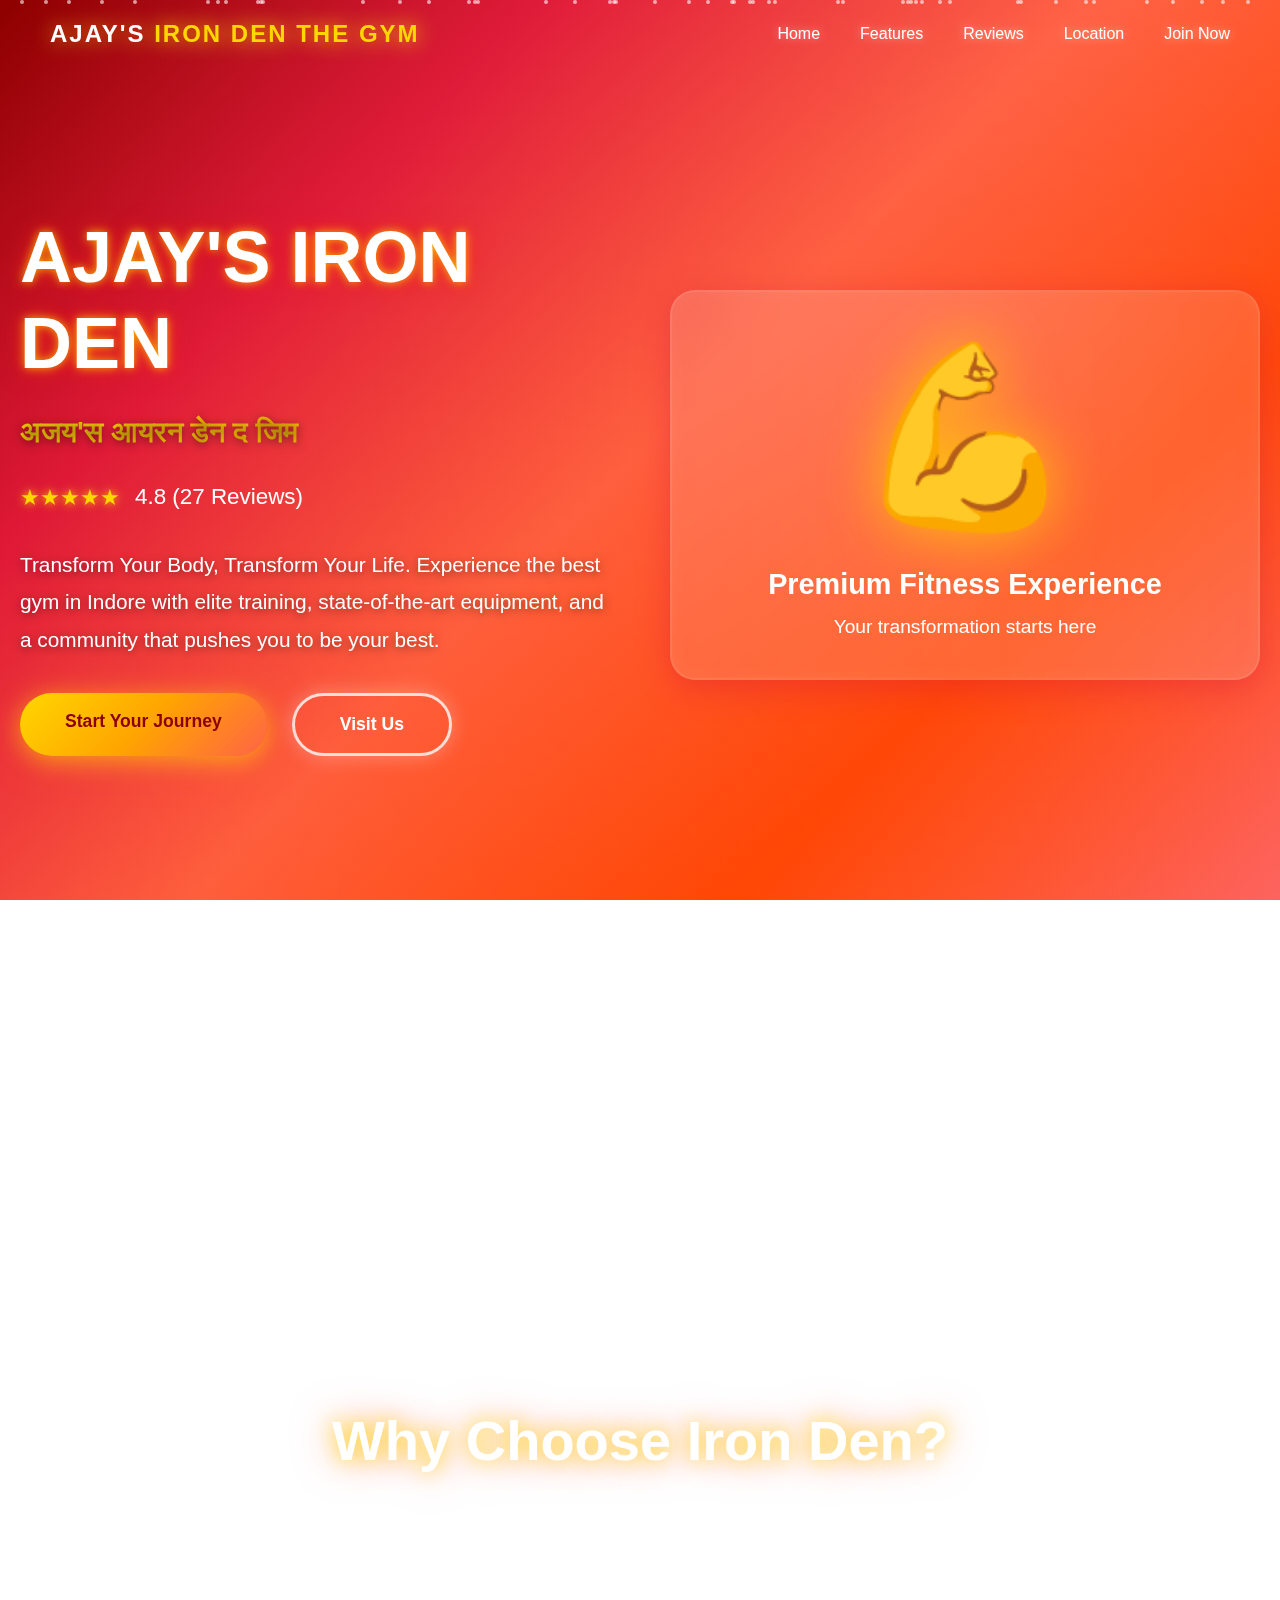
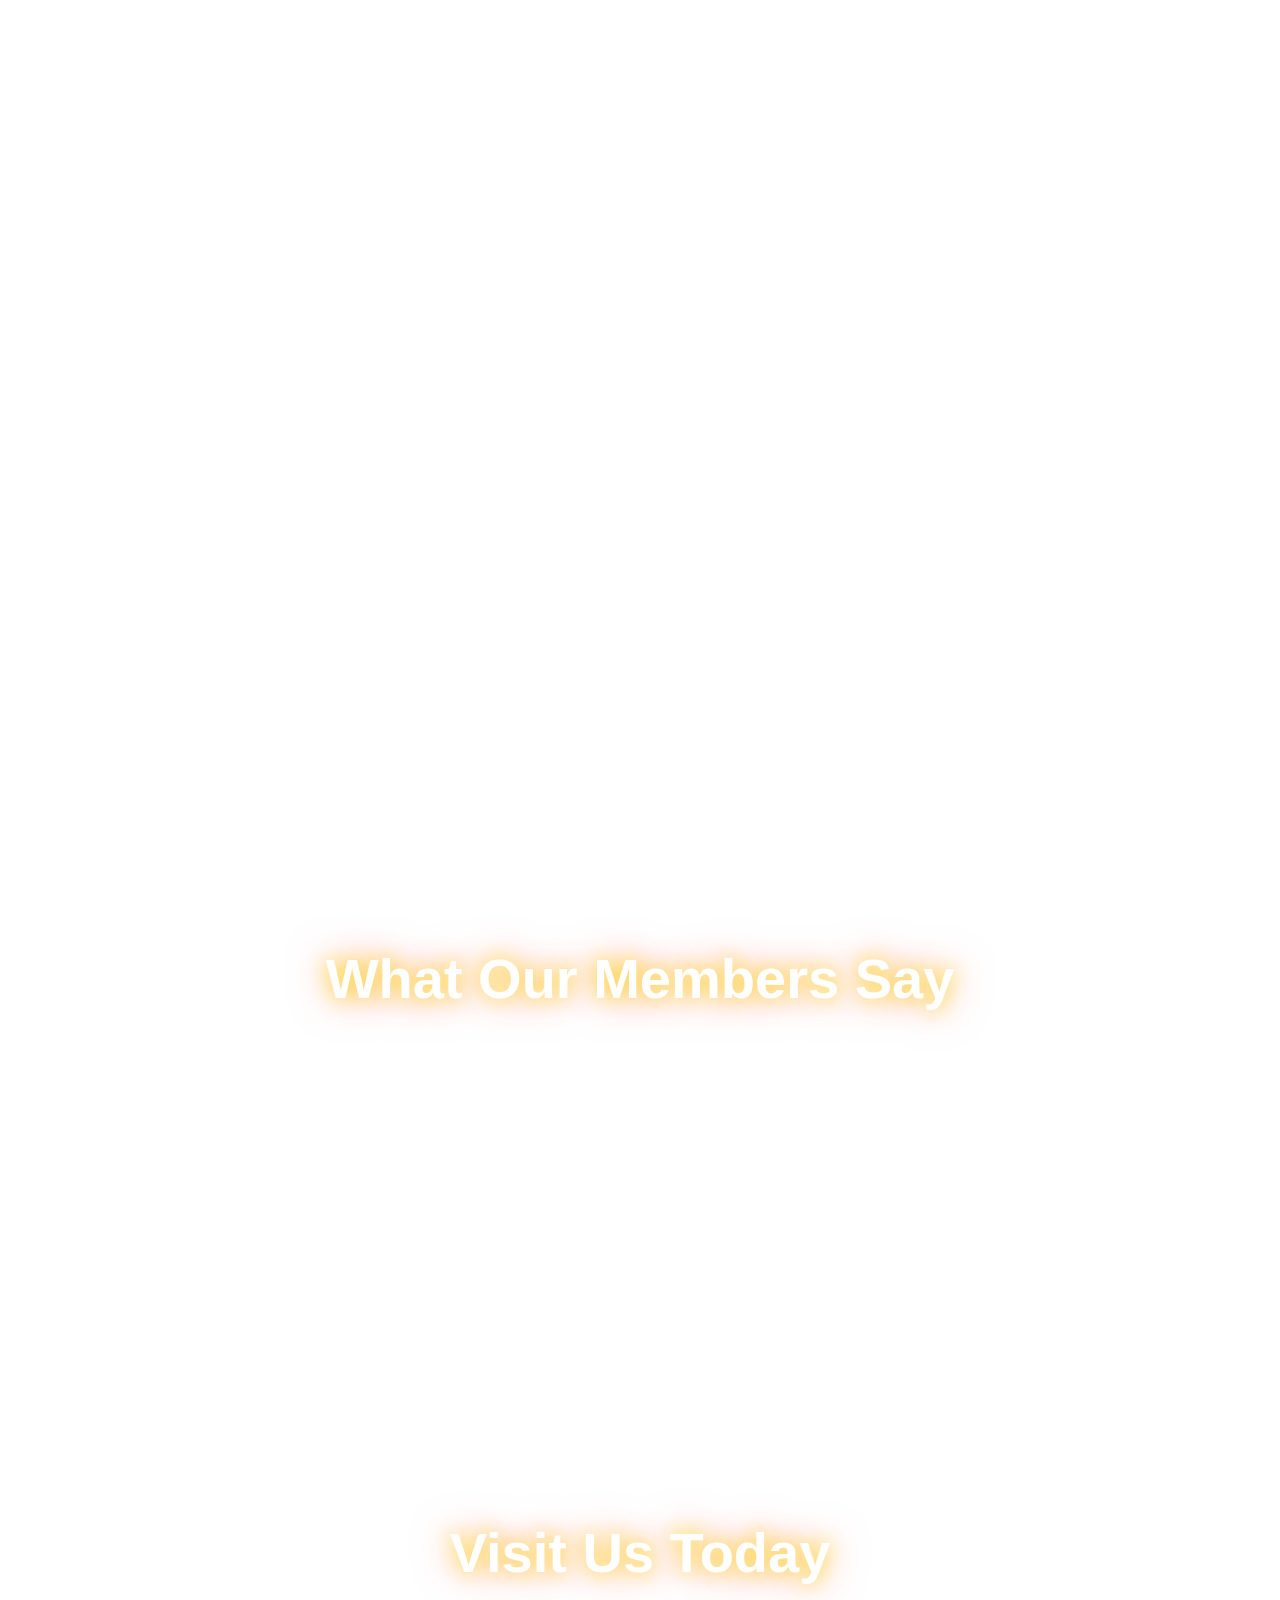
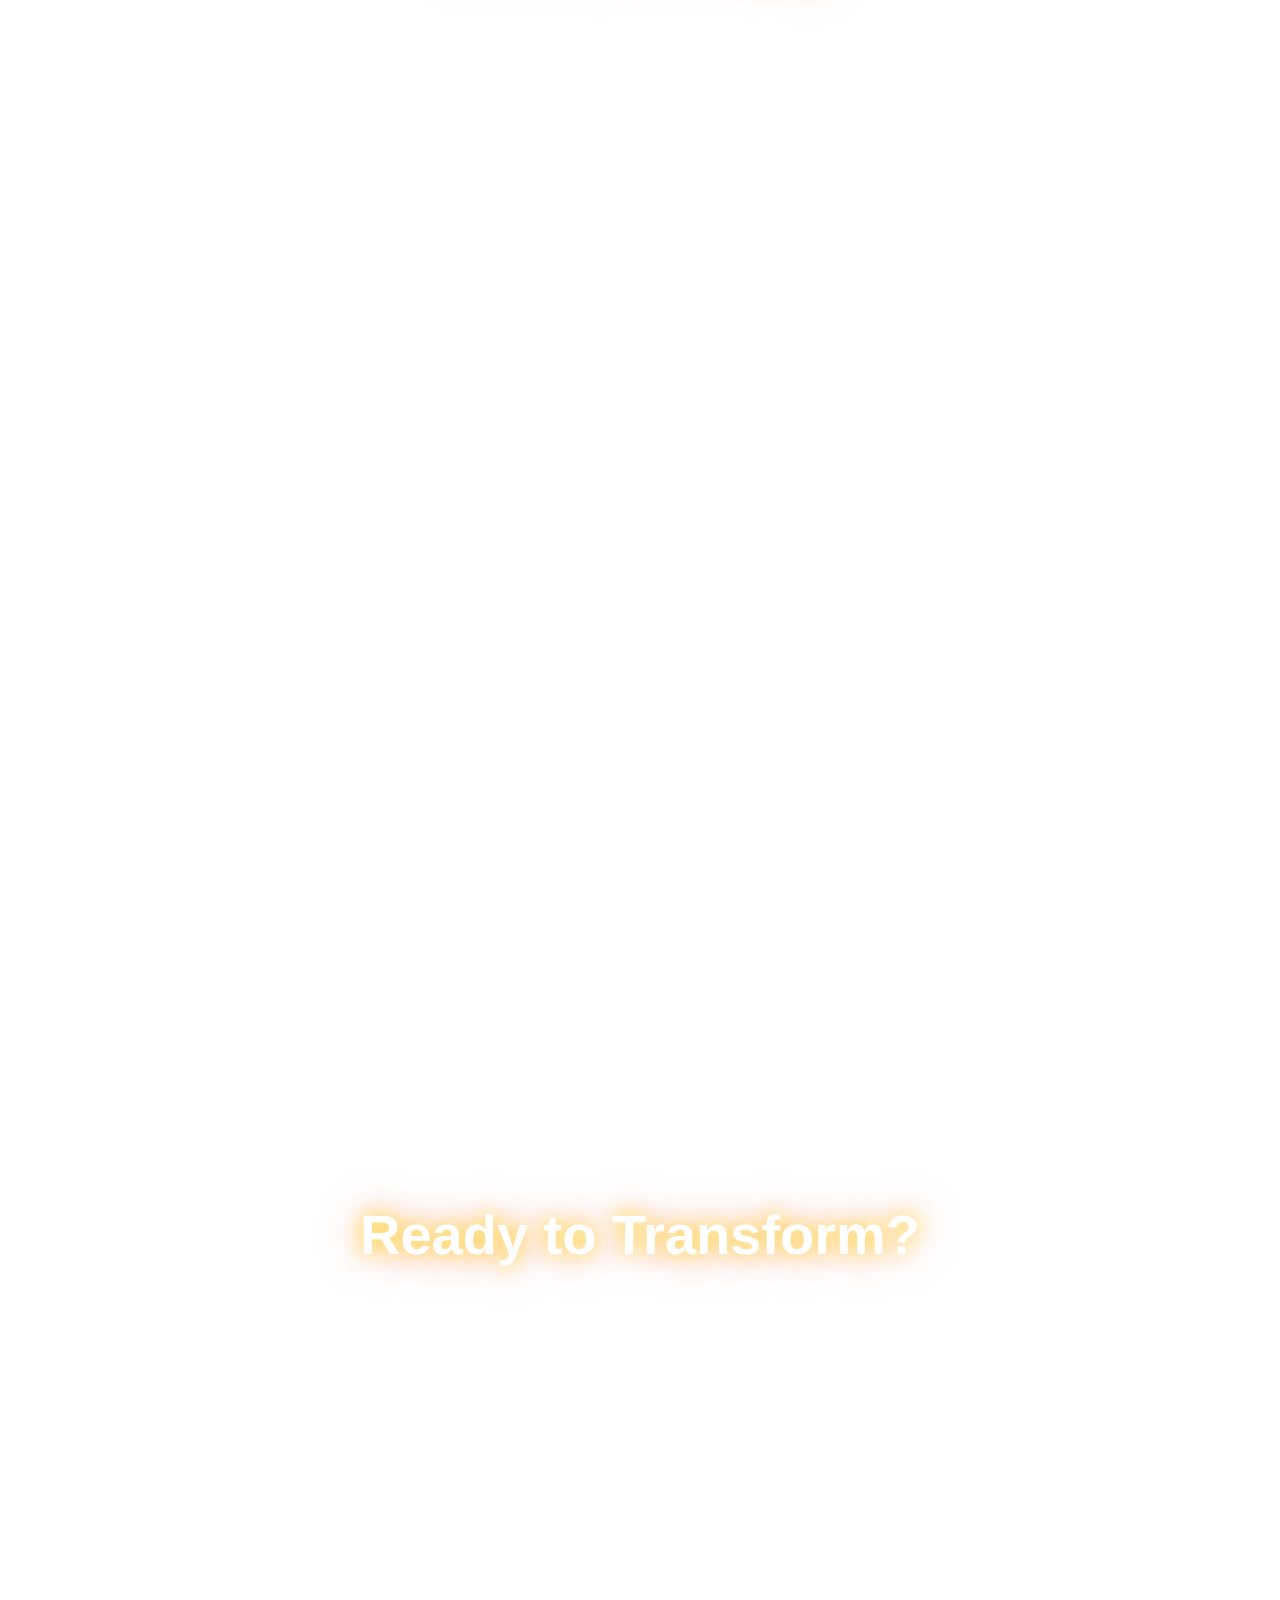
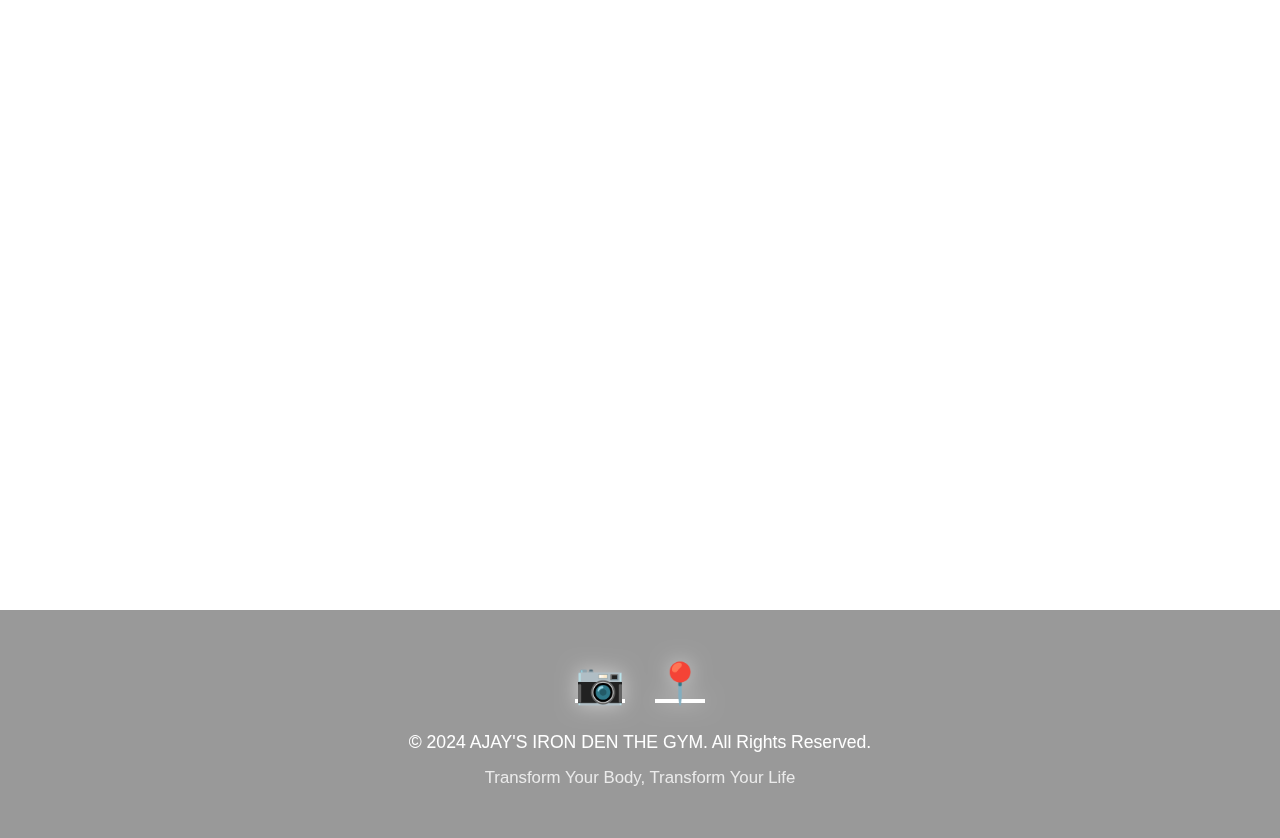
<file: irongym/redies.html>
<!DOCTYPE html>
<html lang="en">
<head>
    <meta charset="UTF-8">
    <meta name="viewport" content="width=device-width, initial-scale=1.0">
    <title>AJAY'S IRON DEN THE GYM - Premium Gym in Indore</title>
    <style>
        * {
            margin: 0;
            padding: 0;
            box-sizing: border-box;
        }

        body {
            font-family: 'Segoe UI', Tahoma, Geneva, Verdana, sans-serif;
            background: linear-gradient(135deg, #8B0000 0%, #DC143C 25%, #FF6347 50%, #FF4500 75%, #FF6B6B 100%);
            background-attachment: fixed;
            color: #fff;
            overflow-x: hidden;
        }

        /* Floating Particles */
        .particles {
            position: fixed;
            width: 100%;
            height: 100%;
            top: 0;
            left: 0;
            z-index: -1;
            overflow: hidden;
        }

        .particle {
            position: absolute;
            width: 4px;
            height: 4px;
            background: rgba(255, 255, 255, 0.6);
            border-radius: 50%;
            animation: float-particle linear infinite;
        }

        @keyframes float-particle {
            0% {
                transform: translateY(100vh) rotate(0deg);
                opacity: 0;
            }
            10% {
                opacity: 1;
            }
            90% {
                opacity: 1;
            }
            100% {
                transform: translateY(-100vh) rotate(360deg);
                opacity: 0;
            }
        }

        /* Animated Background */
        .bg-animation {
            position: fixed;
            width: 100%;
            height: 100%;
            top: 0;
            left: 0;
            z-index: -1;
            overflow: hidden;
        }

        .bg-animation::before {
            content: '';
            position: absolute;
            width: 200%;
            height: 200%;
            background: 
                radial-gradient(circle at 20% 50%, rgba(255, 69, 0, 0.2) 0%, transparent 50%),
                radial-gradient(circle at 80% 80%, rgba(220, 20, 60, 0.2) 0%, transparent 50%),
                radial-gradient(circle at 40% 20%, rgba(255, 99, 71, 0.2) 0%, transparent 50%);
            animation: moveBackground 15s ease-in-out infinite;
        }

        @keyframes moveBackground {
            0%, 100% { transform: translate(0, 0) scale(1); }
            33% { transform: translate(-50px, 50px) scale(1.1); }
            66% { transform: translate(50px, -50px) scale(0.9); }
        }

        /* Glass Card with Magic Glow */
        .glass {
            background: rgba(255, 255, 255, 0.08);
            backdrop-filter: blur(20px);
            -webkit-backdrop-filter: blur(20px);
            border: 2px solid rgba(255, 255, 255, 0.15);
            border-radius: 25px;
            box-shadow: 
                0 8px 32px 0 rgba(220, 20, 60, 0.4),
                inset 0 0 20px rgba(255, 255, 255, 0.05);
            position: relative;
            overflow: hidden;
        }

        .glass::before {
            content: '';
            position: absolute;
            top: -50%;
            left: -50%;
            width: 200%;
            height: 200%;
            background: linear-gradient(
                45deg,
                transparent,
                rgba(255, 255, 255, 0.1),
                transparent
            );
            transform: rotate(45deg);
            animation: shine 3s infinite;
        }

        @keyframes shine {
            0% { transform: translateX(-100%) translateY(-100%) rotate(45deg); }
            100% { transform: translateX(100%) translateY(100%) rotate(45deg); }
        }

        /* Navigation with Magic Effect */
        nav {
            position: fixed;
            top: 0;
            width: 100%;
            padding: 20px 50px;
            z-index: 1000;
            transition: all 0.5s cubic-bezier(0.4, 0, 0.2, 1);
        }

        nav.scrolled {
            background: rgba(139, 0, 0, 0.3);
            backdrop-filter: blur(20px);
            box-shadow: 0 5px 30px rgba(220, 20, 60, 0.5);
        }

        .nav-container {
            max-width: 1400px;
            margin: 0 auto;
            display: flex;
            justify-content: space-between;
            align-items: center;
        }

        .logo {
            font-size: 24px;
            font-weight: bold;
            text-transform: uppercase;
            letter-spacing: 2px;
            text-shadow: 0 0 20px rgba(255, 215, 0, 0.8);
            animation: glow-pulse 2s ease-in-out infinite;
        }

        @keyframes glow-pulse {
            0%, 100% { text-shadow: 0 0 20px rgba(255, 215, 0, 0.8), 0 0 40px rgba(255, 69, 0, 0.4); }
            50% { text-shadow: 0 0 30px rgba(255, 215, 0, 1), 0 0 60px rgba(255, 69, 0, 0.6); }
        }

        .logo span {
            color: #FFD700;
            text-shadow: 0 0 20px #FFD700;
        }

        .nav-links {
            display: flex;
            gap: 40px;
            list-style: none;
        }

        .nav-links a {
            color: #fff;
            text-decoration: none;
            font-weight: 500;
            transition: all 0.3s;
            position: relative;
            text-shadow: 0 0 10px rgba(255, 255, 255, 0.5);
        }

        .nav-links a::after {
            content: '';
            position: absolute;
            bottom: -5px;
            left: 50%;
            transform: translateX(-50%);
            width: 0;
            height: 3px;
            background: linear-gradient(90deg, #FFD700, #FF6347);
            transition: width 0.3s;
            box-shadow: 0 0 10px #FFD700;
        }

        .nav-links a:hover::after {
            width: 100%;
        }

        .nav-links a:hover {
            transform: translateY(-2px);
            text-shadow: 0 0 20px rgba(255, 215, 0, 1);
        }

        /* Hero Section with Magic */
        .hero {
            min-height: 100vh;
            display: flex;
            align-items: center;
            justify-content: center;
            padding: 120px 20px 50px;
            position: relative;
        }

        .hero-content {
            max-width: 1400px;
            width: 100%;
            display: grid;
            grid-template-columns: 1fr 1fr;
            gap: 60px;
            align-items: center;
        }

        .hero-text h1 {
            font-size: 4.5em;
            margin-bottom: 20px;
            line-height: 1.2;
            text-shadow: 
                0 0 10px rgba(255, 215, 0, 0.8),
                0 0 20px rgba(255, 69, 0, 0.6),
                0 0 30px rgba(220, 20, 60, 0.4);
            animation: title-glow 3s ease-in-out infinite;
        }

        @keyframes title-glow {
            0%, 100% { 
                text-shadow: 
                    0 0 10px rgba(255, 215, 0, 0.8),
                    0 0 20px rgba(255, 69, 0, 0.6),
                    0 0 30px rgba(220, 20, 60, 0.4);
            }
            50% { 
                text-shadow: 
                    0 0 20px rgba(255, 215, 0, 1),
                    0 0 40px rgba(255, 69, 0, 0.8),
                    0 0 60px rgba(220, 20, 60, 0.6);
            }
        }

        .hero-text .hindi {
            font-size: 1.8em;
            background: linear-gradient(90deg, #FFD700, #FFA500, #FFD700);
            background-size: 200% auto;
            -webkit-background-clip: text;
            -webkit-text-fill-color: transparent;
            background-clip: text;
            margin-bottom: 25px;
            animation: gradient-shift 3s ease infinite;
            font-weight: bold;
        }

        @keyframes gradient-shift {
            0%, 100% { background-position: 0% center; }
            50% { background-position: 100% center; }
        }

        .hero-text p {
            font-size: 1.3em;
            margin-bottom: 35px;
            line-height: 1.8;
            text-shadow: 0 2px 10px rgba(0, 0, 0, 0.5);
        }

        .rating {
            display: flex;
            align-items: center;
            gap: 15px;
            margin-bottom: 35px;
            font-size: 1.4em;
        }

        .stars {
            color: #FFD700;
            text-shadow: 0 0 10px #FFD700;
            animation: star-twinkle 2s ease-in-out infinite;
        }

        @keyframes star-twinkle {
            0%, 100% { text-shadow: 0 0 10px #FFD700; }
            50% { text-shadow: 0 0 20px #FFD700, 0 0 30px #FFA500; }
        }

        .cta-buttons {
            display: flex;
            gap: 25px;
        }

        .btn {
            padding: 18px 45px;
            border-radius: 50px;
            text-decoration: none;
            font-weight: 700;
            transition: all 0.4s cubic-bezier(0.4, 0, 0.2, 1);
            cursor: pointer;
            border: none;
            font-size: 1.1em;
            position: relative;
            overflow: hidden;
        }

        .btn::before {
            content: '';
            position: absolute;
            top: 50%;
            left: 50%;
            width: 0;
            height: 0;
            border-radius: 50%;
            background: rgba(255, 255, 255, 0.3);
            transform: translate(-50%, -50%);
            transition: width 0.6s, height 0.6s;
        }

        .btn:hover::before {
            width: 300px;
            height: 300px;
        }

        .btn-primary {
            background: linear-gradient(135deg, #FFD700, #FFA500, #FF6347);
            color: #8B0000;
            box-shadow: 
                0 5px 25px rgba(255, 215, 0, 0.6),
                0 0 50px rgba(255, 99, 71, 0.3);
            position: relative;
            z-index: 1;
        }

        .btn-primary:hover {
            transform: translateY(-5px) scale(1.05);
            box-shadow: 
                0 10px 40px rgba(255, 215, 0, 0.8),
                0 0 70px rgba(255, 99, 71, 0.5);
        }

        .btn-secondary {
            background: transparent;
            color: #fff;
            border: 3px solid rgba(255, 255, 255, 0.8);
            box-shadow: 0 0 20px rgba(255, 255, 255, 0.3);
        }

        .btn-secondary:hover {
            background: rgba(255, 255, 255, 0.15);
            border-color: #FFD700;
            transform: translateY(-5px) scale(1.05);
            box-shadow: 0 0 30px rgba(255, 215, 0, 0.6);
        }

        .hero-image {
            position: relative;
        }

        .hero-card {
            padding: 40px;
            text-align: center;
            animation: float-card 4s ease-in-out infinite;
            position: relative;
        }

        @keyframes float-card {
            0%, 100% { transform: translateY(0) rotate(0deg); }
            25% { transform: translateY(-20px) rotate(1deg); }
            75% { transform: translateY(-10px) rotate(-1deg); }
        }

        .gym-icon {
            font-size: 180px;
            margin-bottom: 25px;
            filter: drop-shadow(0 0 30px rgba(255, 215, 0, 0.8));
            animation: icon-pulse 2s ease-in-out infinite;
        }

        @keyframes icon-pulse {
            0%, 100% { transform: scale(1); }
            50% { transform: scale(1.1); }
        }

        /* Stats Section with Magic Counters */
        .stats {
            padding: 100px 20px;
        }

        .stats-container {
            max-width: 1400px;
            margin: 0 auto;
            display: grid;
            grid-template-columns: repeat(auto-fit, minmax(250px, 1fr));
            gap: 35px;
        }

        .stat-card {
            padding: 50px;
            text-align: center;
            transition: all 0.5s cubic-bezier(0.4, 0, 0.2, 1);
            position: relative;
        }

        .stat-card::after {
            content: '';
            position: absolute;
            top: 0;
            left: 0;
            right: 0;
            bottom: 0;
            background: linear-gradient(135deg, rgba(255, 215, 0, 0.1), rgba(255, 99, 71, 0.1));
            opacity: 0;
            transition: opacity 0.5s;
            border-radius: 25px;
            z-index: -1;
        }

        .stat-card:hover::after {
            opacity: 1;
        }

        .stat-card:hover {
            transform: translateY(-15px) scale(1.05);
            box-shadow: 
                0 15px 50px rgba(220, 20, 60, 0.6),
                0 0 80px rgba(255, 99, 71, 0.4);
        }

        .stat-number {
            font-size: 3.5em;
            font-weight: bold;
            background: linear-gradient(135deg, #FFD700, #FFA500);
            -webkit-background-clip: text;
            -webkit-text-fill-color: transparent;
            background-clip: text;
            margin-bottom: 15px;
            text-shadow: 0 0 30px rgba(255, 215, 0, 0.5);
        }

        .stat-label {
            font-size: 1.3em;
            opacity: 0.95;
            text-shadow: 0 2px 10px rgba(0, 0, 0, 0.3);
        }

        /* Features Section */
        .features {
            padding: 100px 20px;
        }

        .section-title {
            text-align: center;
            font-size: 3.5em;
            margin-bottom: 70px;
            text-shadow: 
                0 0 20px rgba(255, 215, 0, 0.8),
                0 0 40px rgba(255, 69, 0, 0.5);
            animation: title-glow 3s ease-in-out infinite;
        }

        .features-grid {
            max-width: 1400px;
            margin: 0 auto;
            display: grid;
            grid-template-columns: repeat(auto-fit, minmax(320px, 1fr));
            gap: 35px;
        }

        .feature-card {
            padding: 45px;
            text-align: center;
            transition: all 0.5s cubic-bezier(0.4, 0, 0.2, 1);
            position: relative;
        }

        .feature-card:hover {
            transform: translateY(-15px) scale(1.05) rotate(2deg);
            box-shadow: 
                0 20px 60px rgba(220, 20, 60, 0.6),
                0 0 100px rgba(255, 99, 71, 0.4);
        }

        .feature-icon {
            font-size: 80px;
            margin-bottom: 25px;
            filter: drop-shadow(0 0 20px rgba(255, 215, 0, 0.6));
            transition: all 0.5s;
            display: inline-block;
        }

        .feature-card:hover .feature-icon {
            transform: scale(1.2) rotateY(360deg);
            filter: drop-shadow(0 0 40px rgba(255, 215, 0, 1));
        }

        .feature-card h3 {
            font-size: 1.7em;
            margin-bottom: 18px;
            background: linear-gradient(90deg, #FFD700, #FFA500);
            -webkit-background-clip: text;
            -webkit-text-fill-color: transparent;
            background-clip: text;
        }

        .feature-card p {
            line-height: 1.8;
            opacity: 0.95;
            font-size: 1.05em;
        }

        /* Reviews Section */
        .reviews {
            padding: 100px 20px;
        }

        .reviews-grid {
            max-width: 1400px;
            margin: 0 auto;
            display: grid;
            grid-template-columns: repeat(auto-fit, minmax(350px, 1fr));
            gap: 35px;
        }

        .review-card {
            padding: 35px;
            transition: all 0.5s cubic-bezier(0.4, 0, 0.2, 1);
            position: relative;
        }

        .review-card::before {
            content: '"';
            position: absolute;
            top: 10px;
            left: 20px;
            font-size: 100px;
            color: rgba(255, 215, 0, 0.2);
            font-family: Georgia, serif;
        }

        .review-card:hover {
            transform: translateY(-10px) scale(1.03);
            box-shadow: 
                0 15px 50px rgba(220, 20, 60, 0.5),
                0 0 70px rgba(255, 99, 71, 0.3);
        }

        .review-header {
            display: flex;
            justify-content: space-between;
            align-items: center;
            margin-bottom: 20px;
            position: relative;
            z-index: 1;
        }

        .reviewer-name {
            font-weight: bold;
            font-size: 1.2em;
            text-shadow: 0 2px 10px rgba(0, 0, 0, 0.3);
        }

        .review-stars {
            color: #FFD700;
            text-shadow: 0 0 10px #FFD700;
            font-size: 1.3em;
        }

        .review-text {
            line-height: 1.8;
            opacity: 0.95;
            font-size: 1.05em;
            position: relative;
            z-index: 1;
        }

        /* Location Section */
        .location {
            padding: 100px 20px;
        }

        .location-container {
            max-width: 1400px;
            margin: 0 auto;
            display: grid;
            grid-template-columns: 1fr 1fr;
            gap: 45px;
        }

        .location-info {
            padding: 45px;
        }

        .info-item {
            margin-bottom: 35px;
            transition: all 0.3s;
            padding: 20px;
            border-radius: 15px;
        }

        .info-item:hover {
            background: rgba(255, 255, 255, 0.05);
            transform: translateX(10px);
        }

        .info-item h3 {
            background: linear-gradient(90deg, #FFD700, #FFA500);
            -webkit-background-clip: text;
            -webkit-text-fill-color: transparent;
            background-clip: text;
            margin-bottom: 12px;
            font-size: 1.5em;
        }

        .info-item p {
            line-height: 1.8;
            opacity: 0.95;
            font-size: 1.05em;
        }

        .timing-highlight {
            color: #4ade80;
            font-weight: bold;
            text-shadow: 0 0 10px rgba(74, 222, 128, 0.5);
        }

        .map-container {
            padding: 30px;
            min-height: 450px;
            display: flex;
            align-items: center;
            justify-content: center;
            transition: all 0.5s;
        }

        .map-container:hover {
            box-shadow: 
                0 20px 60px rgba(220, 20, 60, 0.6),
                inset 0 0 50px rgba(255, 215, 0, 0.1);
        }

        /* Contact Section */
        .contact {
            padding: 100px 20px;
        }

        .contact-container {
            max-width: 900px;
            margin: 0 auto;
            padding: 60px;
        }

        .contact-form {
            display: flex;
            flex-direction: column;
            gap: 25px;
        }

        .form-group {
            display: flex;
            flex-direction: column;
            gap: 12px;
        }

        .form-group label {
            font-weight: 600;
            font-size: 1.1em;
            text-shadow: 0 2px 5px rgba(0, 0, 0, 0.3);
        }

        .form-group input,
        .form-group textarea {
            padding: 18px;
            border-radius: 15px;
            border: 2px solid rgba(255, 255, 255, 0.3);
            background: rgba(255, 255, 255, 0.08);
            color: #fff;
            font-size: 1.05em;
            transition: all 0.3s;
        }

        .form-group input:focus,
        .form-group textarea:focus {
            outline: none;
            border-color: #FFD700;
            background: rgba(255, 255, 255, 0.12);
            box-shadow: 0 0 20px rgba(255, 215, 0, 0.4);
        }

        .form-group input::placeholder,
        .form-group textarea::placeholder {
            color: rgba(255, 255, 255, 0.6);
        }

        .form-group textarea {
            min-height: 180px;
            resize: vertical;
        }

        /* Footer */
        footer {
            padding: 50px 20px;
            text-align: center;
            background: rgba(0, 0, 0, 0.4);
            backdrop-filter: blur(10px);
        }

        .social-links {
            display: flex;
            justify-content: center;
            gap: 30px;
            margin-bottom: 25px;
        }

        .social-links a {
            color: #fff;
            font-size: 40px;
            transition: all 0.4s;
            filter: drop-shadow(0 0 10px rgba(255, 255, 255, 0.5));
        }

        .social-links a:hover {
            color: #FFD700;
            transform: scale(1.3) rotateY(360deg);
            filter: drop-shadow(0 0 20px rgba(255, 215, 0, 1));
        }

        /* Mobile Menu */
        .mobile-menu-btn {
            display: none;
            font-size: 35px;
            cursor: pointer;
        }

        /* Magic Cursor Trail */
        .cursor-trail {
            position: fixed;
            width: 20px;
            height: 20px;
            border-radius: 50%;
            background: radial-gradient(circle, rgba(255, 215, 0, 0.8), transparent);
            pointer-events: none;
            z-index: 9999;
            transition: transform 0.1s;
        }

        /* Responsive */
        @media (max-width: 768px) {
            .nav-links {
                display: none;
            }

            .mobile-menu-btn {
                display: block;
            }

            .hero-content {
                grid-template-columns: 1fr;
            }

            .hero-text h1 {
                font-size: 2.5em;
            }

            .location-container {
                grid-template-columns: 1fr;
            }

            .cta-buttons {
                flex-direction: column;
            }

            nav {
                padding: 20px;
            }

            .section-title {
                font-size: 2.5em;
            }
        }
    </style>
</head>
<body>
    <div class="bg-animation"></div>
    
    <!-- Floating Particles -->
    <div class="particles" id="particles"></div>

    <!-- Navigation -->
    <nav id="navbar">
        <div class="nav-container">
            <div class="logo">
                AJAY'S <span>IRON DEN THE GYM</span>
            </div>
            <ul class="nav-links">
                <li><a href="#home">Home</a></li>
                <li><a href="#features">Features</a></li>
                <li><a href="#reviews">Reviews</a></li>
                <li><a href="#location">Location</a></li>
                <li><a href="#contact">Join Now</a></li>
            </ul>
            <div class="mobile-menu-btn">☰</div>
        </div>
    </nav>

    <!-- Hero Section -->
    <section class="hero" id="home">
        <div class="hero-content">
            <div class="hero-text">
                <h1>AJAY'S IRON DEN</h1>
                <p class="hindi">अजय'स आयरन डेन द जिम</p>
                <div class="rating">
                    <span class="stars">★★★★★</span>
                    <span>4.8 (27 Reviews)</span>
                </div>
                <p>Transform Your Body, Transform Your Life. Experience the best gym in Indore with elite training, state-of-the-art equipment, and a community that pushes you to be your best.</p>
                <div class="cta-buttons">
                    <a href="#contact" class="btn btn-primary">Start Your Journey</a>
                    <a href="#location" class="btn btn-secondary">Visit Us</a>
                </div>
            </div>
            <div class="hero-image">
                <div class="glass hero-card">
                    <div class="gym-icon">💪</div>
                    <h3 style="font-size: 1.8em; margin-bottom: 15px;">Premium Fitness Experience</h3>
                    <p style="font-size: 1.2em;">Your transformation starts here</p>
                </div>
            </div>
        </div>
    </section>

    <!-- Stats Section -->
    <section class="stats">
        <div class="stats-container">
            <div class="glass stat-card">
                <div class="stat-number">500+</div>
                <div class="stat-label">Active Members</div>
            </div>
            <div class="glass stat-card">
                <div class="stat-number">4.8★</div>
                <div class="stat-label">Average Rating</div>
            </div>
            <div class="glass stat-card">
                <div class="stat-number">15+</div>
                <div class="stat-label">Years Experience</div>
            </div>
            <div class="glass stat-card">
                <div class="stat-number">100%</div>
                <div class="stat-label">Satisfaction</div>
            </div>
        </div>
    </section>

    <!-- Features Section -->
    <section class="features" id="features">
        <h2 class="section-title">Why Choose Iron Den?</h2>
        <div class="features-grid">
            <div class="glass feature-card">
                <div class="feature-icon">🏋️</div>
                <h3>Advanced Equipment</h3>
                <p>State-of-the-art machines and free weights for all your training needs. Everything you need for cardio, functional, and weight training.</p>
            </div>
            <div class="glass feature-card">
                <div class="feature-icon">👨‍🏫</div>
                <h3>Elite Trainers</h3>
                <p>Learn from Ajay Sir, a highly knowledgeable elite lifter with years of experience in transforming bodies and lives.</p>
            </div>
            <div class="glass feature-card">
                <div class="feature-icon">🎯</div>
                <h3>Personalized Training</h3>
                <p>Customized workout plans tailored to your fitness goals, whether you're a beginner or advanced athlete.</p>
            </div>
            <div class="glass feature-card">
                <div class="feature-icon">💚</div>
                <h3>Best Environment</h3>
                <p>Motivating atmosphere with enough space to train comfortably. Join a community that supports your fitness journey.</p>
            </div>
            <div class="glass feature-card">
                <div class="feature-icon">🏃</div>
                <h3>Cardio Zone</h3>
                <p>Dedicated cardio area with treadmills, cycles, and cross-trainers to boost your endurance and burn calories.</p>
            </div>
            <div class="glass feature-card">
                <div class="feature-icon">⚡</div>
                <h3>Functional Training</h3>
                <p>Functional training area for explosive strength, agility, and real-world fitness applications.</p>
            </div>
        </div>
    </section>

    <!-- Reviews Section -->
    <section class="reviews" id="reviews">
        <h2 class="section-title">What Our Members Say</h2>
        <div class="reviews-grid">
            <div class="glass review-card">
                <div class="review-header">
                    <div class="reviewer-name">Mayur Shivhare</div>
                    <div class="review-stars">★★★★★</div>
                </div>
                <p class="review-text">"A very good gym with all the required machines and enough space. Trainer and owner Ajay sir is highly knowledgeable and himself an elite lifter."</p>
            </div>
            <div class="glass review-card">
                <div class="review-header">
                    <div class="reviewer-name">Sujal Saini</div>
                    <div class="review-stars">★★★★★</div>
                </div>
                <p class="review-text">"Best gym in the area. Best environment for workout. The equipment is top-notch and the atmosphere is incredibly motivating!"</p>
            </div>
            <div class="glass review-card">
                <div class="review-header">
                    <div class="reviewer-name">Prof. Dheeraj Mandloi</div>
                    <div class="review-stars">★★★★★</div>
                </div>
                <p class="review-text">"Very good gym for cardio, functional training and weight training workout. Everything you need under one roof with professional guidance."</p>
            </div>
        </div>
    </section>

    <!-- Location Section -->
    <section class="location" id="location">
        <h2 class="section-title">Visit Us Today</h2>
        <div class="location-container">
            <div class="glass location-info">
                <div class="info-item">
                    <h3>📍 Address</h3>
                    <p>1, Khadwa Road, Khandwa Naka<br>
                    Bhavna Nagar, Indore<br>
                    Madhya Pradesh 452001</p>
                </div>
                <div class="info-item">
                    <h3>⏰ Gym Timings</h3>
                    <p><span class="timing-highlight">Opens: 6:00 AM Daily</span><br>
                    Experience early morning workouts to kickstart your day with energy and motivation!</p>
                </div>
                <div class="info-item">
                    <h3>📞 Get In Touch</h3>
                    <p>Visit us to learn more about our membership plans and facilities. Our team is ready to help you achieve your fitness goals!</p>
                </div>
                <div class="info-item">
                    <h3>🌟 Why Visit?</h3>
                    <p>• Free trial session available<br>
                    • Tour our facilities<br>
                    • Meet our expert trainers<br>
                    • Flexible membership plans</p>
                </div>
            </div>
            <div class="glass map-container">
                <div style="text-align: center;">
                    <div style="font-size: 120px; margin-bottom: 25px; filter: drop-shadow(0 0 30px rgba(255, 215, 0, 0.8));">📍</div>
                    <h3 style="color: #FFD700; margin-bottom: 20px; font-size: 2em; text-shadow: 0 0 20px #FFD700;">Find Us on Map</h3>
                    <p style="margin-bottom: 30px; font-size: 1.2em;">Located at Khandwa Naka, Bhavna Nagar</p>
                    <a href="https://www.google.com/maps/place/AJAY'S+IRON+DEN+THE+GYM/@22.6738292,75.8801444,17z" 
                       target="_blank" 
                       class="btn btn-primary">Open in Google Maps</a>
                </div>
            </div>
        </div>
    </section>

    <!-- Contact Section -->
    <section class="contact" id="contact">
        <h2 class="section-title">Ready to Transform?</h2>
        <div class="glass contact-container">
            <form class="contact-form" onsubmit="handleSubmit(event)">
                <div class="form-group">
                    <label>Your Name</label>
                    <input type="text" placeholder="Enter your name" required>
                </div>
                <div class="form-group">
                    <label>Phone Number</label>
                    <input type="tel" placeholder="Enter your phone number" required>
                </div>
                <div class="form-group">
                    <label>Email Address</label>
                    <input type="email" placeholder="Enter your email">
                </div>
                <div class="form-group">
                    <label>Fitness Goals</label>
                    <textarea placeholder="Tell us about your fitness goals and what you want to achieve..."></textarea>
                </div>
                <button type="submit" class="btn btn-primary" style="width: 100%;">Join Iron Den Today</button>
            </form>
        </div>
    </section>

    <!-- Footer -->
    <footer>
        <div class="social-links">
            <a href="https://www.instagram.com/irondenthegym/" target="_blank" title="Instagram">📷</a>
            <a href="https://www.google.com/maps/place/AJAY'S+IRON+DEN+THE+GYM/@22.6738292,75.8801444,17z" target="_blank" title="Location">📍</a>
        </div>
        <p style="font-size: 1.1em;">&copy; 2024 AJAY'S IRON DEN THE GYM. All Rights Reserved.</p>
        <p style="opacity: 0.8; margin-top: 15px; font-size: 1.05em;">Transform Your Body, Transform Your Life</p>
    </footer>

    <script>
        // Create floating particles
        function createParticles() {
            const particlesContainer = document.getElementById('particles');
            const particleCount = 50;
            
            for (let i = 0; i < particleCount; i++) {
                const particle = document.createElement('div');
                particle.className = 'particle';
                particle.style.left = Math.random() * 100 + '%';
                particle.style.animationDuration = (Math.random() * 10 + 10) + 's';
                particle.style.animationDelay = Math.random() * 5 + 's';
                particlesContainer.appendChild(particle);
            }
        }
        
        createParticles();

        // Navbar scroll effect
        window.addEventListener('scroll', function() {
            const navbar = document.getElementById('navbar');
            if (window.scrollY > 50) {
                navbar.classList.add('scrolled');
            } else {
                navbar.classList.remove('scrolled');
            }
        });

        // Smooth scrolling
        document.querySelectorAll('a[href^="#"]').forEach(anchor => {
            anchor.addEventListener('click', function (e) {
                e.preventDefault();
                const target = document.querySelector(this.getAttribute('href'));
                if (target) {
                    target.scrollIntoView({
                        behavior: 'smooth',
                        block: 'start'
                    });
                }
            });
        });

        // Form submission
        function handleSubmit(event) {
            event.preventDefault();
            const btn = event.target.querySelector('button');
            const originalText = btn.textContent;
            btn.textContent = '✨ Processing...';
            
            setTimeout(() => {
                alert('🎉 Thank you for your interest! We will contact you soon to discuss your fitness journey at Iron Den!');
                event.target.reset();
                btn.textContent = originalText;
            }, 1000);
        }

        // Intersection Observer for animations
        const observerOptions = {
            threshold: 0.1,
            rootMargin: '0px 0px -100px 0px'
        };

        const observer = new IntersectionObserver(function(entries) {
            entries.forEach(entry => {
                if (entry.isIntersecting) {
                    entry.target.style.opacity = '1';
                    entry.target.style.transform = 'translateY(0)';
                }
            });
        }, observerOptions);

        document.querySelectorAll('.glass').forEach(el => {
            el.style.opacity = '0';
            el.style.transform = 'translateY(50px)';
            el.style.transition = 'all 0.8s cubic-bezier(0.4, 0, 0.2, 1)';
            observer.observe(el);
        });

        // Cursor trail effect
        let cursorTrails = [];
        const maxTrails = 10;

        document.addEventListener('mousemove', (e) => {
            if (window.innerWidth > 768) {
                const trail = document.createElement('div');
                trail.className = 'cursor-trail';
                trail.style.left = e.clientX + 'px';
                trail.style.top = e.clientY + 'px';
                document.body.appendChild(trail);
                
                cursorTrails.push(trail);
                
                if (cursorTrails.length > maxTrails) {
                    const oldTrail = cursorTrails.shift();
                    oldTrail.remove();
                }
                
                setTimeout(() => {
                    trail.style.opacity = '0';
                    trail.style.transform = 'scale(2)';
                }, 100);
                
                setTimeout(() => {
                    trail.remove();
                }, 600);
            }
        });

        // Add parallax effect to hero
        window.addEventListener('scroll', () => {
            const scrolled = window.pageYOffset;
            const heroCard = document.querySelector('.hero-card');
            if (heroCard) {
                heroCard.style.transform = `translateY(${scrolled * 0.3}px)`;
            }
        });

        // Counter animation for stats
        function animateCounter(element) {
            const target = element.textContent;
            const isNumber = !target.includes('★') && !target.includes('%');
            
            if (isNumber) {
                const num = parseInt(target);
                let current = 0;
                const increment = num / 50;
                const timer = setInterval(() => {
                    current += increment;
                    if (current >= num) {
                        element.textContent = target;
                        clearInterval(timer);
                    } else {
                        element.textContent = Math.floor(current) + '+';
                    }
                }, 30);
            }
        }

        const statsObserver = new IntersectionObserver((entries) => {
            entries.forEach(entry => {
                if (entry.isIntersecting) {
                    const number = entry.target.querySelector('.stat-number');
                    animateCounter(number);
                    statsObserver.unobserve(entry.target);
                }
            });
        });

        document.querySelectorAll('.stat-card').forEach(card => {
            statsObserver.observe(card);
        });
    </script>
</body>
</html>
</file>
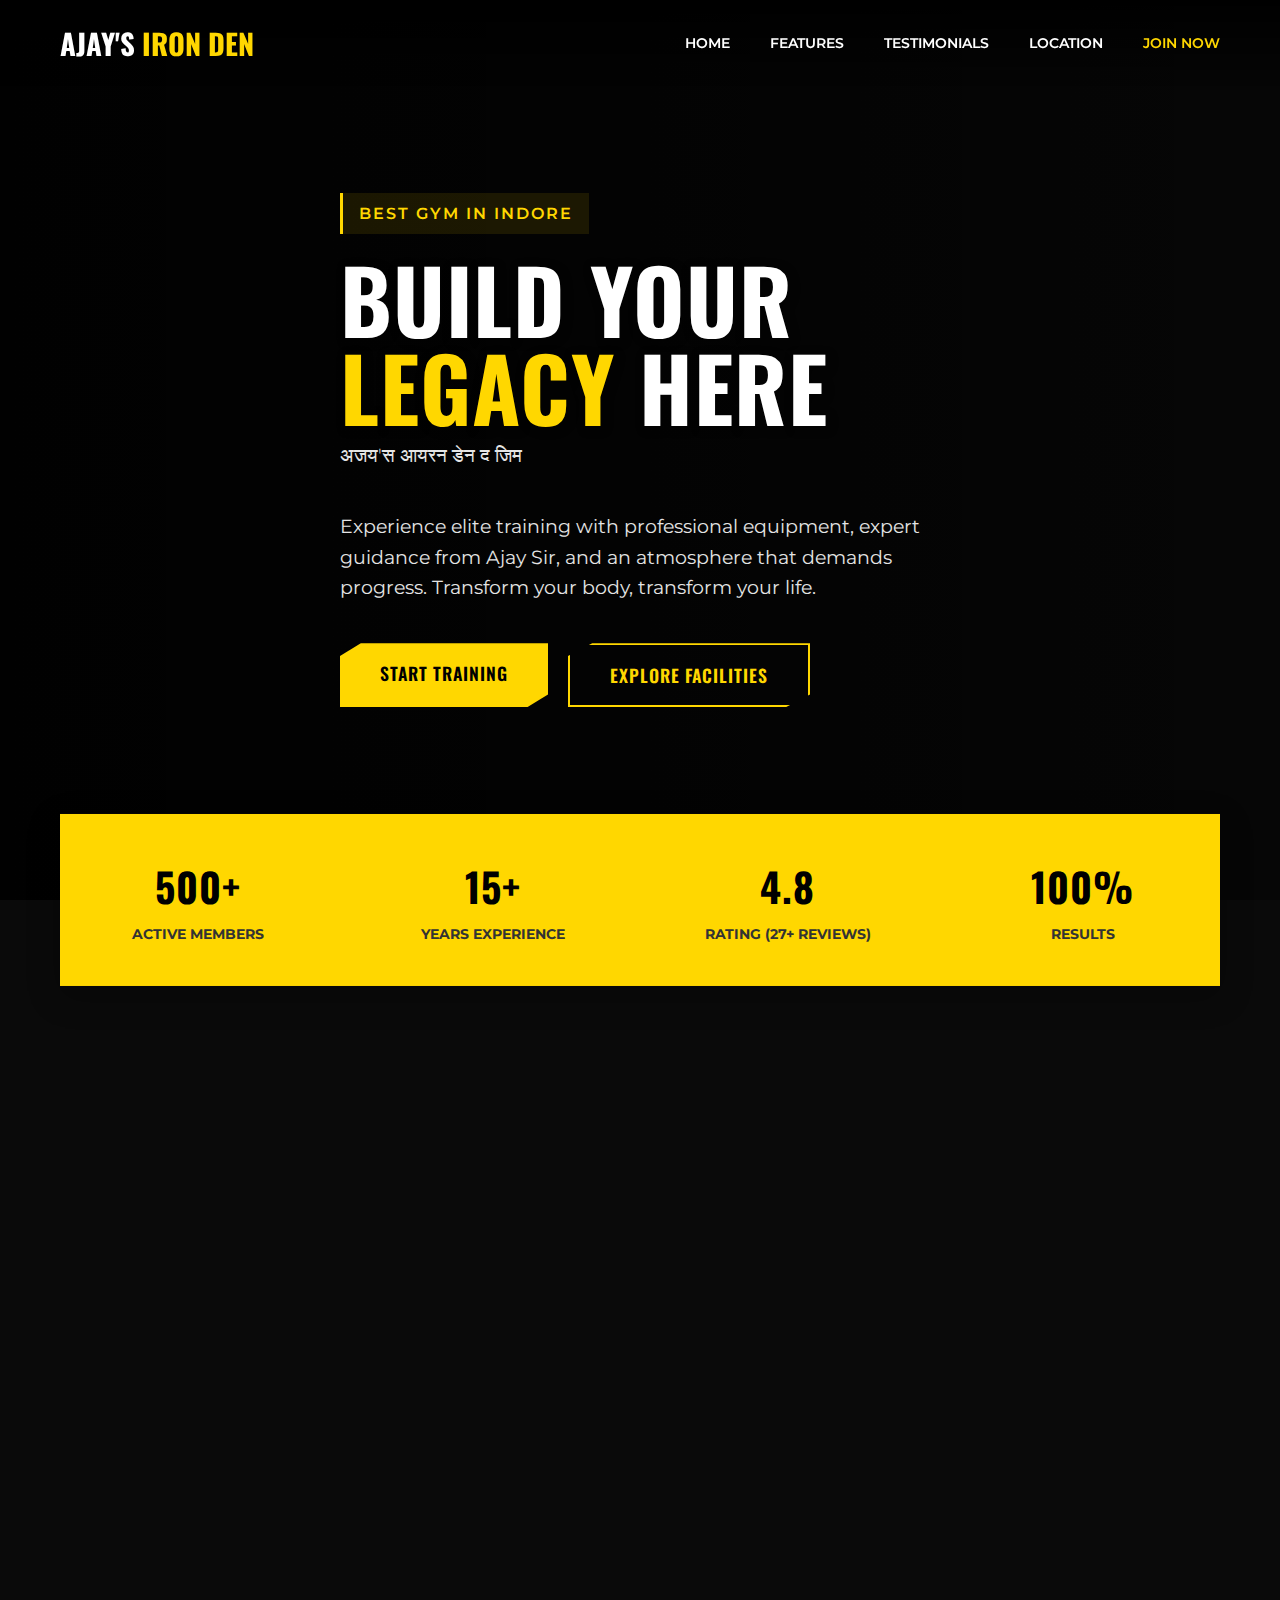
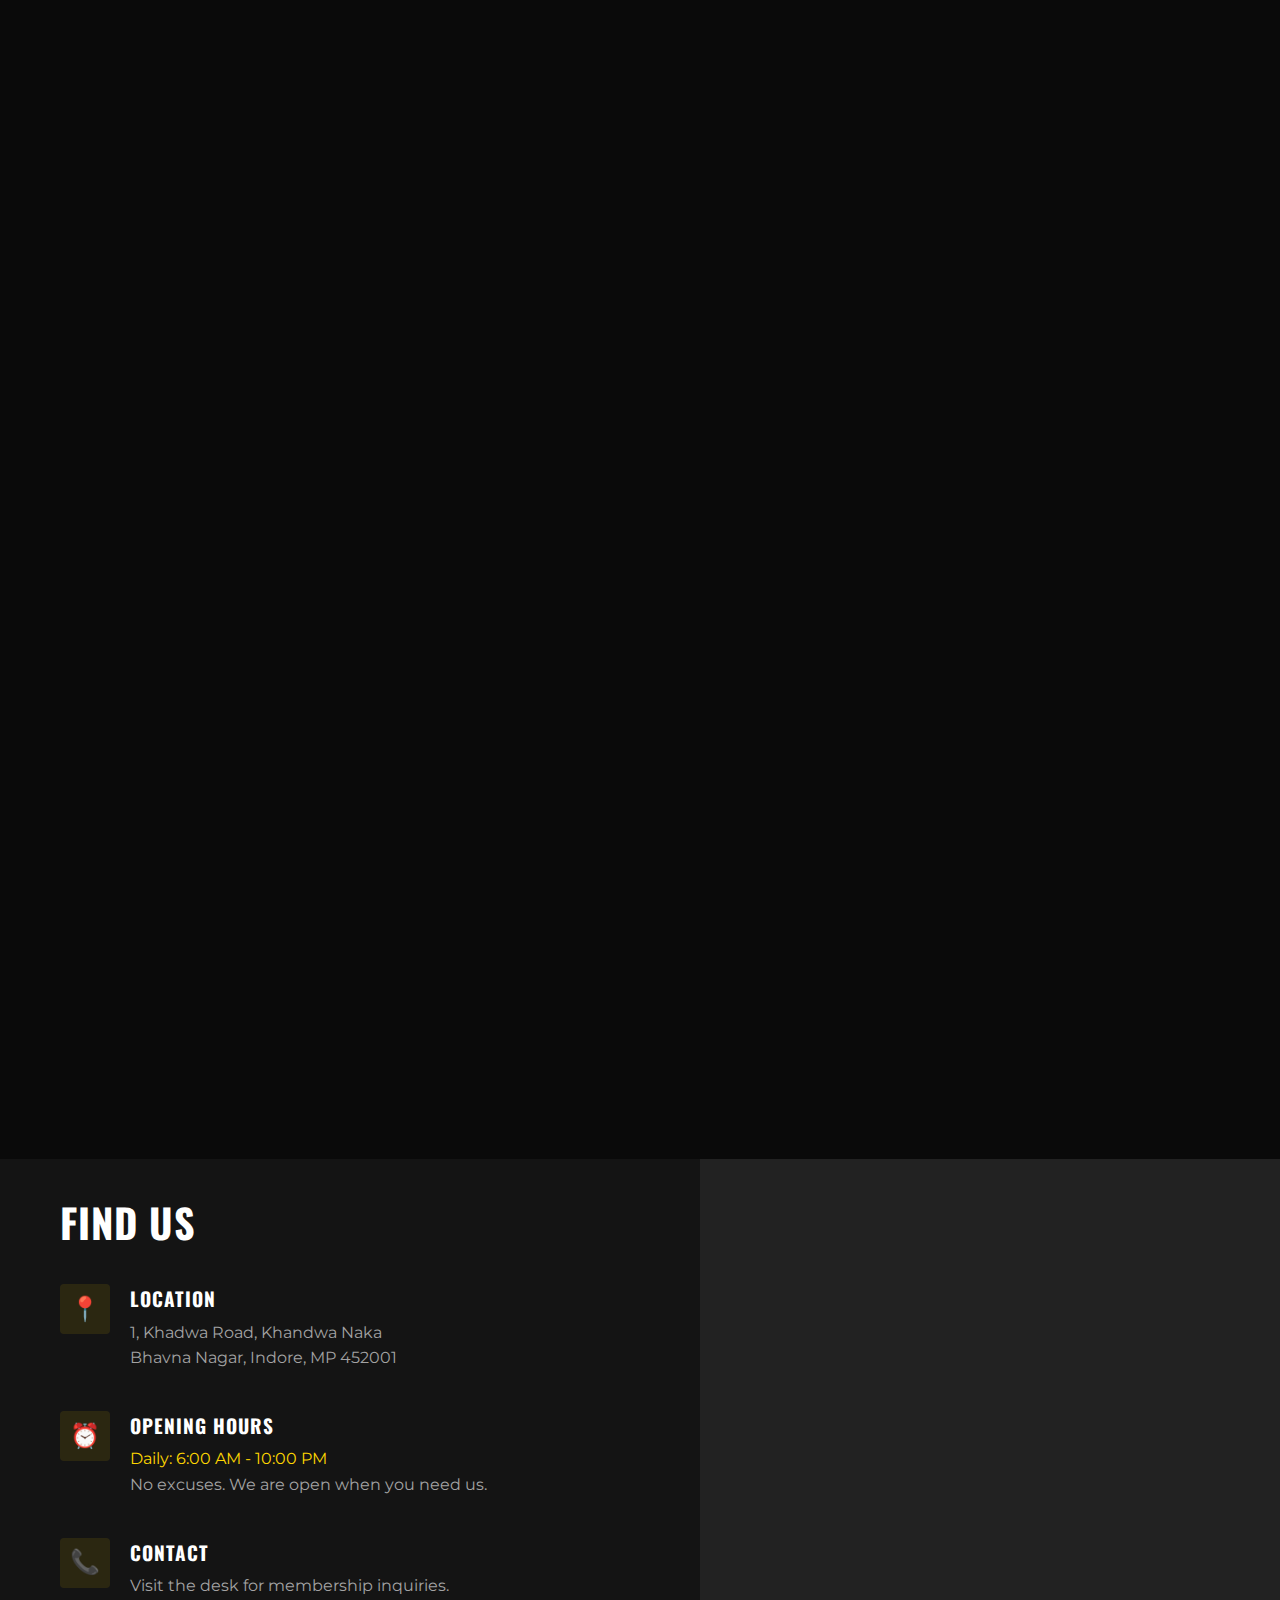
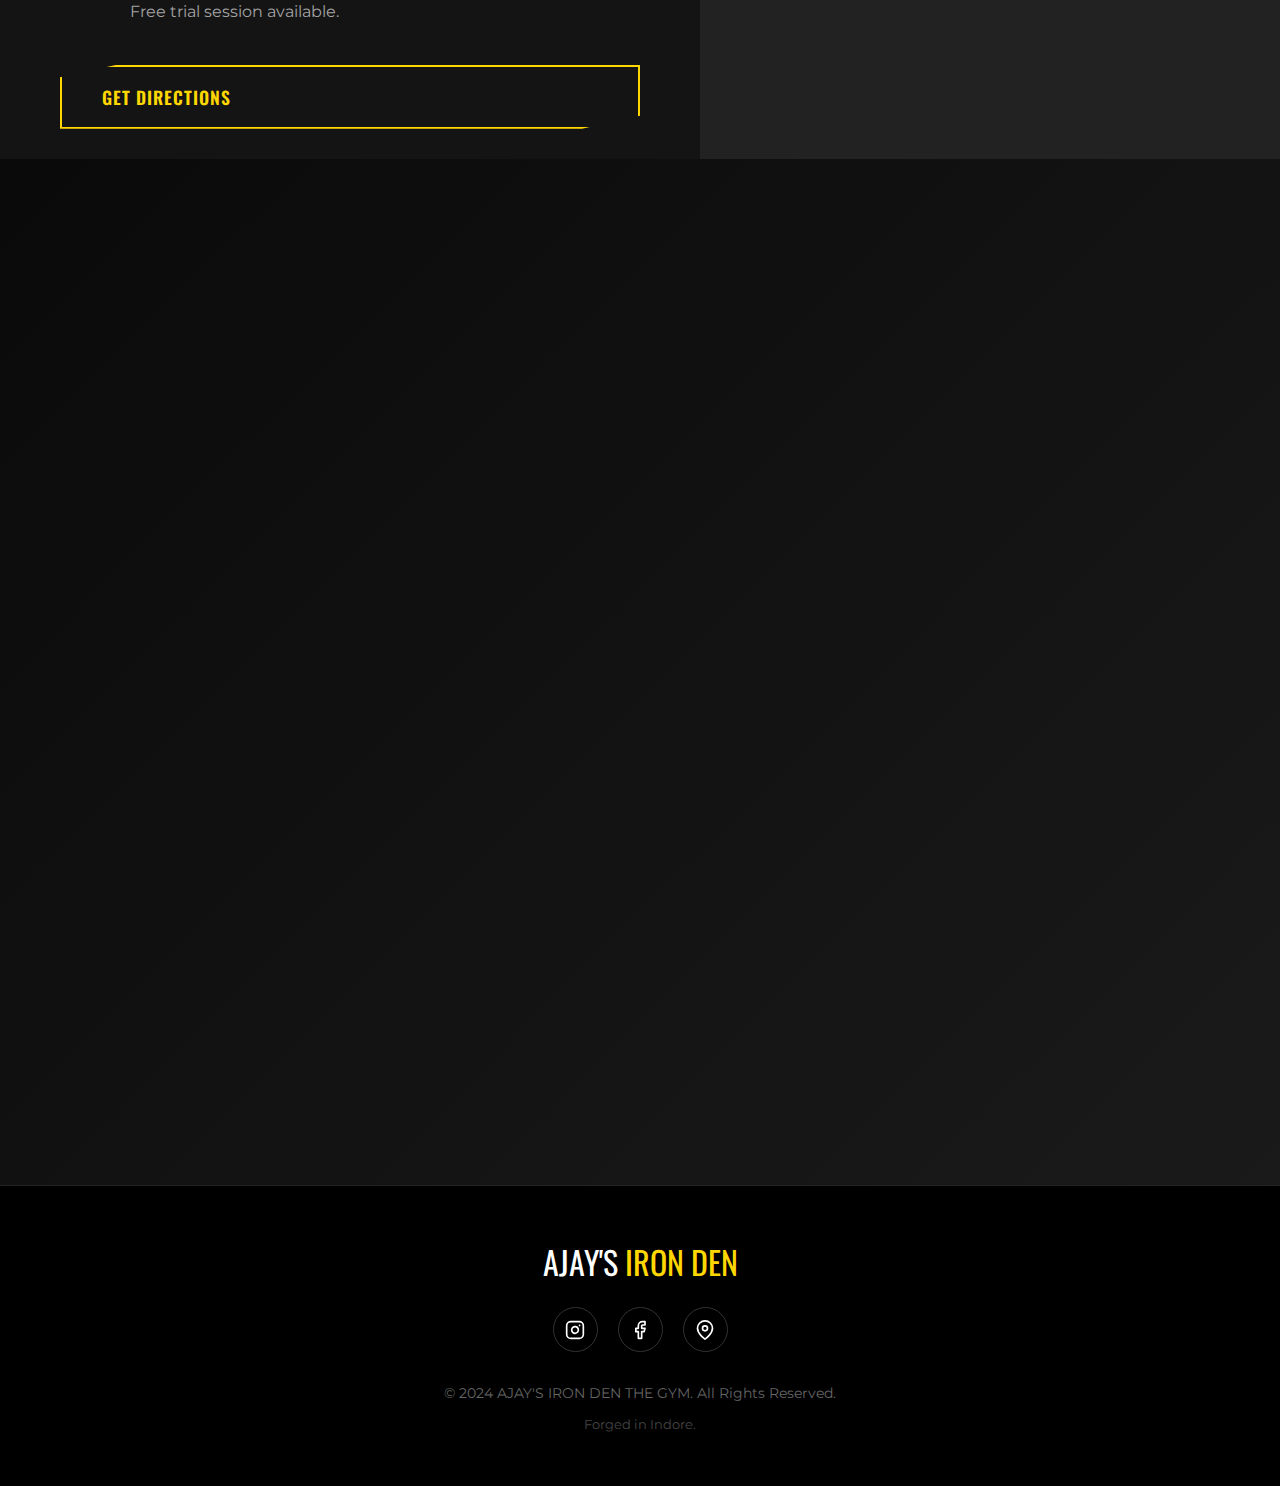
<file: irongym/yellow.html>
<!DOCTYPE html>
<html lang="en">
<head>
    <meta charset="UTF-8">
    <meta name="viewport" content="width=device-width, initial-scale=1.0">
    <title>AJAY'S IRON DEN | Premium Gym in Indore</title>
    
    <!-- Google Fonts -->
    <link rel="preconnect" href="https://fonts.googleapis.com">
    <link rel="preconnect" href="https://fonts.gstatic.com" crossorigin>
    <link href="https://fonts.googleapis.com/css2?family=Montserrat:wght@300;400;600&family=Oswald:wght@400;600;700&display=swap" rel="stylesheet">

    <style>
        /* --- VARIABLES & RESET --- */
        :root {
            --primary: #FFD700; /* Gold */
            --primary-dark: #cca300;
            --accent: #ffffff;
            --bg-dark: #0a0a0a;
            --bg-card: #141414;
            --bg-overlay: rgba(0, 0, 0, 0.85);
            --text-gray: #a3a3a3;
            --section-spacing: 100px;
        }

        * {
            margin: 0;
            padding: 0;
            box-sizing: border-box;
        }

        html {
            scroll-behavior: smooth;
        }

        body {
            font-family: 'Montserrat', sans-serif;
            background-color: var(--bg-dark);
            color: #fff;
            overflow-x: hidden;
            line-height: 1.6;
        }

        h1, h2, h3, h4, h5, h6 {
            font-family: 'Oswald', sans-serif;
            text-transform: uppercase;
            font-weight: 700;
            letter-spacing: 1px;
        }

        a { text-decoration: none; color: inherit; transition: 0.3s; }
        ul { list-style: none; }

        /* --- UTILITIES --- */
        .container {
            max-width: 1200px;
            margin: 0 auto;
            padding: 0 20px;
        }

        .section-title {
            font-size: 3rem;
            text-align: center;
            margin-bottom: 1rem;
            color: var(--accent);
        }

        .section-subtitle {
            text-align: center;
            color: var(--primary);
            font-size: 1.1rem;
            font-weight: 600;
            margin-bottom: 3rem;
            text-transform: uppercase;
            letter-spacing: 2px;
        }

        .highlight { color: var(--primary); }

        .btn {
            display: inline-block;
            padding: 16px 40px;
            font-family: 'Oswald', sans-serif;
            font-size: 1.1rem;
            font-weight: 600;
            text-transform: uppercase;
            letter-spacing: 1px;
            border: none;
            cursor: pointer;
            transition: all 0.3s ease;
            position: relative;
            z-index: 1;
        }

        .btn-primary {
            background-color: var(--primary);
            color: #000;
            clip-path: polygon(10% 0, 100% 0, 100% 80%, 90% 100%, 0 100%, 0 20%);
        }

        .btn-primary:hover {
            background-color: #fff;
            transform: translateY(-2px);
        }

        .btn-outline {
            background: transparent;
            color: var(--primary);
            border: 2px solid var(--primary);
            clip-path: polygon(10% 0, 100% 0, 100% 80%, 90% 100%, 0 100%, 0 20%);
        }

        .btn-outline:hover {
            background: var(--primary);
            color: #000;
        }

        /* --- NAVIGATION --- */
        nav {
            position: fixed;
            top: 0;
            width: 100%;
            z-index: 1000;
            padding: 20px 0;
            transition: 0.4s;
            background: linear-gradient(to bottom, rgba(0,0,0,0.9), transparent);
        }

        nav.scrolled {
            background: rgba(0, 0, 0, 0.95);
            padding: 15px 0;
            border-bottom: 1px solid rgba(255, 215, 0, 0.1);
            backdrop-filter: blur(10px);
        }

        .nav-wrapper {
            display: flex;
            justify-content: space-between;
            align-items: center;
        }

        .logo {
            font-size: 1.8rem;
            font-weight: 700;
            font-family: 'Oswald', sans-serif;
            color: #fff;
        }

        .logo span { color: var(--primary); }

        .nav-links {
            display: flex;
            gap: 40px;
        }

        .nav-links a {
            font-size: 0.9rem;
            font-weight: 600;
            text-transform: uppercase;
            position: relative;
        }

        .nav-links a::after {
            content: '';
            position: absolute;
            bottom: -5px;
            left: 0;
            width: 0;
            height: 2px;
            background-color: var(--primary);
            transition: 0.3s;
        }

        .nav-links a:hover::after { width: 100%; }
        .nav-links a:hover { color: var(--primary); }

        .mobile-toggle {
            display: none;
            font-size: 1.5rem;
            color: #fff;
            cursor: pointer;
        }

        /* --- HERO SECTION --- */
        .hero {
            height: 100vh;
            position: relative;
            display: flex;
            align-items: center;
            background-image: url('https://images.unsplash.com/photo-1534438327276-14e5300c3a48?q=80&w=1470&auto=format&fit=crop');
            background-size: cover;
            background-position: center;
            background-attachment: fixed;
        }

        .hero::before {
            content: '';
            position: absolute;
            top: 0; left: 0; right: 0; bottom: 0;
            background: linear-gradient(90deg, rgba(0,0,0,0.9) 0%, rgba(0,0,0,0.7) 50%, rgba(0,0,0,0.4) 100%);
        }

        .hero-content {
            position: relative;
            z-index: 2;
            max-width: 800px;
        }

        .hero-tag {
            display: inline-block;
            background: rgba(255, 215, 0, 0.1);
            color: var(--primary);
            padding: 8px 16px;
            font-weight: 600;
            text-transform: uppercase;
            letter-spacing: 2px;
            margin-bottom: 20px;
            border-left: 3px solid var(--primary);
            animation: fadeInDown 0.8s ease;
        }

        .hero h1 {
            font-size: 5.5rem;
            line-height: 1;
            margin-bottom: 10px;
            text-shadow: 2px 2px 10px rgba(0,0,0,0.5);
            animation: fadeInRight 1s ease;
        }

        .hindi-sub {
            font-family: 'Montserrat', sans-serif;
            font-size: 1.5rem;
            color: var(--text-gray);
            margin-bottom: 30px;
            font-weight: 300;
            animation: fadeInRight 1.2s ease;
        }

        .hero p {
            font-size: 1.2rem;
            color: #e5e5e5;
            margin-bottom: 40px;
            max-width: 600px;
            animation: fadeInUp 1.4s ease;
        }

        .hero-btns {
            display: flex;
            gap: 20px;
            animation: fadeInUp 1.6s ease;
        }

        /* --- STATS BAR --- */
        .stats-bar {
            background: var(--primary);
            padding: 40px 0;
            position: relative;
            z-index: 10;
            transform: translateY(-50%);
            box-shadow: 0 10px 30px rgba(0,0,0,0.3);
        }

        .stats-grid {
            display: grid;
            grid-template-columns: repeat(4, 1fr);
            gap: 20px;
            text-align: center;
        }

        .stat-item h3 {
            color: #000;
            font-size: 2.5rem;
            margin-bottom: 5px;
        }

        .stat-item p {
            color: #333;
            font-weight: 700;
            text-transform: uppercase;
            font-size: 0.9rem;
        }

        /* --- FEATURES --- */
        .features {
            padding: var(--section-spacing) 0;
            background-color: var(--bg-dark);
            position: relative;
        }

        /* Aesthetic skewed background line */
        .features::before {
            content: '';
            position: absolute;
            top: 0; left: 0;
            width: 100%; height: 100%;
            background: linear-gradient(45deg, transparent 48%, rgba(255, 215, 0, 0.03) 50%, transparent 52%);
            pointer-events: none;
        }

        .features-grid {
            display: grid;
            grid-template-columns: repeat(auto-fit, minmax(300px, 1fr));
            gap: 30px;
        }

        .feature-card {
            background: var(--bg-card);
            padding: 40px;
            border: 1px solid #222;
            transition: 0.3s;
            position: relative;
            overflow: hidden;
        }

        .feature-card:hover {
            transform: translateY(-10px);
            border-color: var(--primary);
        }

        .feature-card::after {
            content: '';
            position: absolute;
            bottom: 0; left: 0;
            width: 100%; height: 3px;
            background: var(--primary);
            transform: scaleX(0);
            transform-origin: left;
            transition: 0.3s;
        }

        .feature-card:hover::after {
            transform: scaleX(1);
        }

        .icon-box {
            font-size: 3rem;
            margin-bottom: 20px;
            color: var(--primary);
        }

        .feature-card h3 {
            font-size: 1.5rem;
            margin-bottom: 15px;
        }

        .feature-card p {
            color: var(--text-gray);
            font-size: 0.95rem;
        }

        /* --- REVIEWS --- */
        .reviews {
            padding: var(--section-spacing) 0;
            background: #111;
            position: relative;
            overflow: hidden;
        }
        
        /* Background texture for reviews */
        .reviews-bg {
            position: absolute;
            top: 0; left: 0; width: 100%; height: 100%;
            background-image: url('https://images.unsplash.com/photo-1599058945522-28d584b6f0ff?q=80&w=1469&auto=format&fit=crop');
            background-size: cover;
            background-position: center;
            opacity: 0.1;
            z-index: 0;
        }

        .reviews .container { position: relative; z-index: 1; }

        .reviews-grid {
            display: grid;
            grid-template-columns: repeat(auto-fit, minmax(320px, 1fr));
            gap: 30px;
        }

        .review-card {
            background: rgba(255, 255, 255, 0.05);
            backdrop-filter: blur(5px);
            padding: 30px;
            border-left: 4px solid var(--primary);
        }

        .review-header {
            display: flex;
            justify-content: space-between;
            align-items: center;
            margin-bottom: 20px;
        }

        .stars { color: var(--primary); }
        
        .reviewer-name {
            font-weight: 700;
            font-size: 1.1rem;
            color: #fff;
        }

        .review-text {
            color: #ccc;
            font-style: italic;
        }

        /* --- LOCATION / CTA --- */
        .location-section {
            padding: 0;
            display: flex;
            flex-wrap: wrap;
        }

        .map-side, .info-side {
            flex: 1;
            min-width: 400px;
            height: 600px;
        }

        .map-side {
            background: #222;
            position: relative;
        }

        .map-frame {
            width: 100%;
            height: 100%;
            border: 0;
            filter: grayscale(1) invert(0.9) contrast(1.2); /* Dark Map Style */
        }

        .info-side {
            background: var(--bg-card);
            padding: 80px 60px;
            display: flex;
            flex-direction: column;
            justify-content: center;
        }

        .info-item {
            margin-bottom: 40px;
            display: flex;
            gap: 20px;
        }

        .info-icon {
            width: 50px;
            height: 50px;
            background: rgba(255, 215, 0, 0.1);
            color: var(--primary);
            display: flex;
            align-items: center;
            justify-content: center;
            font-size: 1.5rem;
            border-radius: 4px;
        }

        .info-content h4 {
            font-size: 1.2rem;
            margin-bottom: 5px;
            color: #fff;
        }

        .info-content p { color: var(--text-gray); }

        /* --- FORM SECTION --- */
        .contact {
            padding: var(--section-spacing) 0;
            background: linear-gradient(135deg, #0a0a0a 0%, #1a1a1a 100%);
        }

        .form-container {
            max-width: 700px;
            margin: 0 auto;
            background: #111;
            padding: 50px;
            border: 1px solid #333;
            box-shadow: 0 20px 50px rgba(0,0,0,0.5);
        }

        .form-group {
            margin-bottom: 25px;
        }

        .form-group label {
            display: block;
            margin-bottom: 10px;
            color: var(--primary);
            font-weight: 600;
            font-size: 0.9rem;
            text-transform: uppercase;
        }

        .form-control {
            width: 100%;
            padding: 15px;
            background: #222;
            border: 1px solid #333;
            color: #fff;
            font-family: 'Montserrat', sans-serif;
            font-size: 1rem;
            transition: 0.3s;
        }

        .form-control:focus {
            outline: none;
            border-color: var(--primary);
            background: #2a2a2a;
        }

        textarea.form-control {
            resize: vertical;
            min-height: 120px;
        }

        /* --- FOOTER --- */
        footer {
            background: #000;
            padding: 50px 0;
            border-top: 1px solid #222;
            text-align: center;
        }

        .footer-logo {
            font-family: 'Oswald', sans-serif;
            font-size: 2rem;
            margin-bottom: 20px;
            display: inline-block;
        }
        
        .footer-logo span { color: var(--primary); }

        .social-links {
            display: flex;
            justify-content: center;
            gap: 20px;
            margin-bottom: 30px;
        }

        .social-icon {
            width: 45px;
            height: 45px;
            border: 1px solid #333;
            display: flex;
            align-items: center;
            justify-content: center;
            border-radius: 50%;
            transition: 0.3s;
        }

        .social-icon:hover {
            border-color: var(--primary);
            color: var(--primary);
            background: rgba(255, 215, 0, 0.1);
        }

        .copyright {
            color: #666;
            font-size: 0.9rem;
        }

        /* --- ANIMATIONS --- */
        @keyframes fadeInRight {
            from { opacity: 0; transform: translateX(-50px); }
            to { opacity: 1; transform: translateX(0); }
        }
        @keyframes fadeInUp {
            from { opacity: 0; transform: translateY(50px); }
            to { opacity: 1; transform: translateY(0); }
        }
        @keyframes fadeInDown {
            from { opacity: 0; transform: translateY(-20px); }
            to { opacity: 1; transform: translateY(0); }
        }

        .fade-in-section {
            opacity: 0;
            transform: translateY(30px);
            transition: opacity 0.8s ease-out, transform 0.8s ease-out;
        }
        
        .fade-in-section.is-visible {
            opacity: 1;
            transform: translateY(0);
        }

        /* --- RESPONSIVE --- */
        @media (max-width: 992px) {
            .hero h1 { font-size: 4rem; }
            .stats-grid { grid-template-columns: repeat(2, 1fr); gap: 10px; }
            .location-section { flex-direction: column; }
            .map-side, .info-side { width: 100%; min-width: auto; height: 400px; }
        }

        @media (max-width: 768px) {
            .mobile-toggle { display: block; }
            .nav-links {
                position: fixed;
                top: 70px;
                left: -100%;
                width: 100%;
                background: #000;
                flex-direction: column;
                align-items: center;
                padding: 40px 0;
                transition: 0.4s;
                border-bottom: 1px solid var(--primary);
            }
            .nav-links.active { left: 0; }
            
            .hero h1 { font-size: 3rem; }
            .hero-btns { flex-direction: column; }
            .btn { text-align: center; }
            
            .stats-bar { transform: none; padding: 20px 0; }
            .stats-grid { grid-template-columns: repeat(2, 1fr); }
            .stat-item h3 { font-size: 2rem; }
            
            .form-container { padding: 30px 20px; }
        }
    </style>
</head>
<body>

    <!-- Navigation -->
    <nav id="navbar">
        <div class="container nav-wrapper">
            <div class="logo">AJAY'S <span>IRON DEN</span></div>
            <div class="mobile-toggle" onclick="toggleMenu()">☰</div>
            <ul class="nav-links" id="navLinks">
                <li><a href="#home" onclick="toggleMenu()">Home</a></li>
                <li><a href="#features" onclick="toggleMenu()">Features</a></li>
                <li><a href="#reviews" onclick="toggleMenu()">Testimonials</a></li>
                <li><a href="#location" onclick="toggleMenu()">Location</a></li>
                <li><a href="#contact" onclick="toggleMenu()" style="color: var(--primary);">Join Now</a></li>
            </ul>
        </div>
    </nav>

    <!-- Hero Section -->
    <section class="hero" id="home">
        <div class="container hero-content">
            <div class="hero-tag">Best Gym in Indore</div>
            <h1>BUILD YOUR<br><span class="highlight">LEGACY</span> HERE</h1>
            <p class="hindi-sub">अजय'स आयरन डेन द जिम</p>
            <p>Experience elite training with professional equipment, expert guidance from Ajay Sir, and an atmosphere that demands progress. Transform your body, transform your life.</p>
            <div class="hero-btns">
                <a href="#contact" class="btn btn-primary">Start Training</a>
                <a href="#features" class="btn btn-outline">Explore Facilities</a>
            </div>
        </div>
    </section>

    <!-- Stats Bar -->
    <div class="container">
        <div class="stats-bar">
            <div class="stats-grid">
                <div class="stat-item">
                    <h3>500+</h3>
                    <p>Active Members</p>
                </div>
                <div class="stat-item">
                    <h3>15+</h3>
                    <p>Years Experience</p>
                </div>
                <div class="stat-item">
                    <h3>4.8</h3>
                    <p>Rating (27+ Reviews)</p>
                </div>
                <div class="stat-item">
                    <h3>100%</h3>
                    <p>Results</p>
                </div>
            </div>
        </div>
    </div>

    <!-- Features Section -->
    <section class="features fade-in-section" id="features">
        <div class="container">
            <h2 class="section-title">WHY CHOOSE <span class="highlight">IRON DEN</span></h2>
            <p class="section-subtitle">Forged in Iron & Sweat</p>
            
            <div class="features-grid">
                <!-- Card 1 -->
                <div class="feature-card">
                    <div class="icon-box">🏋️</div>
                    <h3>Pro-Grade Equipment</h3>
                    <p>State-of-the-art machinery and Olympic standard free weights. Designed for biomechanics and safety, ensuring you hit every muscle group effectively.</p>
                </div>
                
                <!-- Card 2 -->
                <div class="feature-card">
                    <div class="icon-box">👨‍🏫</div>
                    <h3>Elite Coaching</h3>
                    <p>Train under Ajay Sir, an elite lifter with deep anatomical knowledge. We don't just tell you what to lift; we teach you how to lift.</p>
                </div>

                <!-- Card 3 -->
                <div class="feature-card">
                    <div class="icon-box">🎯</div>
                    <h3>Custom Programming</h3>
                    <p>Cookie-cutter plans don't work here. Get personalized workout regimens and nutrition advice tailored to your specific physiology.</p>
                </div>

                <!-- Card 4 -->
                <div class="feature-card">
                    <div class="icon-box">⚡</div>
                    <h3>Functional Training</h3>
                    <p>Dedicated zones for HIIT, cross-training, and agility. Build endurance that translates to real-world performance.</p>
                </div>

                <!-- Card 5 -->
                <div class="feature-card">
                    <div class="icon-box">🌬️</div>
                    <h3>Spacious Environment</h3>
                    <p>A massive floor plan ensures you never wait for a machine. Proper ventilation and hygiene standards for a premium experience.</p>
                </div>

                <!-- Card 6 -->
                <div class="feature-card">
                    <div class="icon-box">🤝</div>
                    <h3>Iron Community</h3>
                    <p>Join a tribe of motivated individuals. The atmosphere at Iron Den pushes you to break your personal records every single day.</p>
                </div>
            </div>
        </div>
    </section>

    <!-- Reviews Section -->
    <section class="reviews fade-in-section" id="reviews">
        <div class="reviews-bg"></div>
        <div class="container">
            <h2 class="section-title">MEMBER <span class="highlight">STORIES</span></h2>
            <p class="section-subtitle">Real People. Real Results.</p>

            <div class="reviews-grid">
                <div class="review-card">
                    <div class="review-header">
                        <div class="reviewer-name">Mayur Shivhare</div>
                        <div class="stars">★★★★★</div>
                    </div>
                    <p class="review-text">"A very good gym with all the required machines and enough space. Trainer and owner Ajay sir is highly knowledgeable and himself an elite lifter."</p>
                </div>

                <div class="review-card">
                    <div class="review-header">
                        <div class="reviewer-name">Sujal Saini</div>
                        <div class="stars">★★★★★</div>
                    </div>
                    <p class="review-text">"Best gym in the area. Best environment for workout. The equipment is top-notch and the atmosphere is incredibly motivating!"</p>
                </div>

                <div class="review-card">
                    <div class="review-header">
                        <div class="reviewer-name">Prof. Dheeraj Mandloi</div>
                        <div class="stars">★★★★★</div>
                    </div>
                    <p class="review-text">"Very good gym for cardio, functional training and weight training workout. Everything you need under one roof with professional guidance."</p>
                </div>
            </div>
        </div>
    </section>

    <!-- Location & Info Split -->
    <section class="location-section" id="location">
        <div class="info-side">
            <h2 style="font-size: 2.5rem; margin-bottom: 30px;">FIND US</h2>
            
            <div class="info-item">
                <div class="info-icon">📍</div>
                <div class="info-content">
                    <h4>Location</h4>
                    <p>1, Khadwa Road, Khandwa Naka<br>Bhavna Nagar, Indore, MP 452001</p>
                </div>
            </div>

            <div class="info-item">
                <div class="info-icon">⏰</div>
                <div class="info-content">
                    <h4>Opening Hours</h4>
                    <p><span class="highlight">Daily: 6:00 AM - 10:00 PM</span><br>No excuses. We are open when you need us.</p>
                </div>
            </div>

            <div class="info-item">
                <div class="info-icon">📞</div>
                <div class="info-content">
                    <h4>Contact</h4>
                    <p>Visit the desk for membership inquiries.<br>Free trial session available.</p>
                </div>
            </div>

            <a href="https://www.google.com/maps/place/AJAY'S+IRON+DEN+THE+GYM/@22.6738292,75.8801444,17z" target="_blank" class="btn btn-outline">Get Directions</a>
        </div>
        
        <div class="map-side">
            <!-- Using an iframe placeholder. In production, embed the real Google Map iframe here -->
            <iframe class="map-frame" src="https://www.google.com/maps/embed?pb=!1m18!1m12!1m3!1d3680.6860049445175!2d75.88014441496196!3d22.67382918513075!2m3!1f0!2f0!3f0!3m2!1i1024!2i768!4f13.1!3m3!1m2!1s0x3962fd3b8a8e1e1f%3A0x6a6a6a6a6a6a6a6a!2sAJAY&#39;S+IRON+DEN+THE+GYM!5e0!3m2!1sen!2sin!4v1622520000000!5m2!1sen!2sin" allowfullscreen="" loading="lazy"></iframe>
        </div>
    </section>

    <!-- Contact Form -->
    <section class="contact" id="contact">
        <div class="container">
            <div class="form-container fade-in-section">
                <h2 class="section-title">JOIN THE <span class="highlight">DEN</span></h2>
                <p class="section-subtitle" style="margin-bottom: 30px;">Your Transformation Starts Now</p>
                
                <form onsubmit="handleSubmit(event)">
                    <div class="form-group">
                        <label>Full Name</label>
                        <input type="text" class="form-control" placeholder="ENTER YOUR NAME" required>
                    </div>
                    
                    <div class="form-group">
                        <label>Phone Number</label>
                        <input type="tel" class="form-control" placeholder="ENTER YOUR NUMBER" required>
                    </div>

                    <div class="form-group">
                        <label>Goal</label>
                        <select class="form-control">
                            <option>Muscle Gain</option>
                            <option>Fat Loss</option>
                            <option>General Fitness</option>
                            <option>Competition Prep</option>
                        </select>
                    </div>

                    <div class="form-group">
                        <label>Message (Optional)</label>
                        <textarea class="form-control" placeholder="ANY SPECIFIC QUESTIONS?"></textarea>
                    </div>

                    <button type="submit" class="btn btn-primary" style="width: 100%;">Submit Inquiry</button>
                </form>
            </div>
        </div>
    </section>

    <!-- Footer -->
    <footer>
        <div class="container">
            <div class="footer-logo">AJAY'S <span>IRON DEN</span></div>
            
            <div class="social-links">
                <a href="https://www.instagram.com/irondenthegym/" target="_blank" class="social-icon" title="Instagram">
                    <svg xmlns="http://www.w3.org/2000/svg" width="20" height="20" viewBox="0 0 24 24" fill="none" stroke="currentColor" stroke-width="2" stroke-linecap="round" stroke-linejoin="round"><rect x="2" y="2" width="20" height="20" rx="5" ry="5"></rect><path d="M16 11.37A4 4 0 1 1 12.63 8 4 4 0 0 1 16 11.37z"></path><line x1="17.5" y1="6.5" x2="17.51" y2="6.5"></line></svg>
                </a>
                <a href="#" class="social-icon" title="Facebook">
                    <svg xmlns="http://www.w3.org/2000/svg" width="20" height="20" viewBox="0 0 24 24" fill="none" stroke="currentColor" stroke-width="2" stroke-linecap="round" stroke-linejoin="round"><path d="M18 2h-3a5 5 0 0 0-5 5v3H7v4h3v8h4v-8h3l1-4h-4V7a1 1 0 0 1 1-1h3z"></path></svg>
                </a>
                <a href="#" class="social-icon" title="Maps">
                    <svg xmlns="http://www.w3.org/2000/svg" width="20" height="20" viewBox="0 0 24 24" fill="none" stroke="currentColor" stroke-width="2" stroke-linecap="round" stroke-linejoin="round"><path d="M21 10c0 7-9 13-9 13s-9-6-9-13a9 9 0 0 1 18 0z"></path><circle cx="12" cy="10" r="3"></circle></svg>
                </a>
            </div>

            <p class="copyright">&copy; 2024 AJAY'S IRON DEN THE GYM. All Rights Reserved.</p>
            <p style="color: #444; font-size: 0.8rem; margin-top: 10px;">Forged in Indore.</p>
        </div>
    </footer>

    <script>
        // Navbar Scroll Effect
        window.addEventListener('scroll', function() {
            const navbar = document.getElementById('navbar');
            if (window.scrollY > 50) {
                navbar.classList.add('scrolled');
            } else {
                navbar.classList.remove('scrolled');
            }
        });

        // Mobile Menu Toggle
        function toggleMenu() {
            const navLinks = document.getElementById('navLinks');
            navLinks.classList.toggle('active');
        }

        // Form Handling
        function handleSubmit(event) {
            event.preventDefault();
            const btn = event.target.querySelector('button');
            const originalText = btn.textContent;
            
            btn.textContent = 'Processing...';
            btn.style.opacity = '0.7';
            
            setTimeout(() => {
                alert('Request Received! We will call you shortly to schedule your visit.');
                event.target.reset();
                btn.textContent = originalText;
                btn.style.opacity = '1';
            }, 1500);
        }

        // Intersection Observer for Fade In Animations
        const observerOptions = {
            threshold: 0.15,
            rootMargin: "0px 0px -50px 0px"
        };

        const observer = new IntersectionObserver((entries) => {
            entries.forEach(entry => {
                if (entry.isIntersecting) {
                    entry.target.classList.add('is-visible');
                    observer.unobserve(entry.target);
                }
            });
        }, observerOptions);

        document.querySelectorAll('.fade-in-section').forEach(section => {
            observer.observe(section);
        });
    </script>
</body>
</html>
</file>
